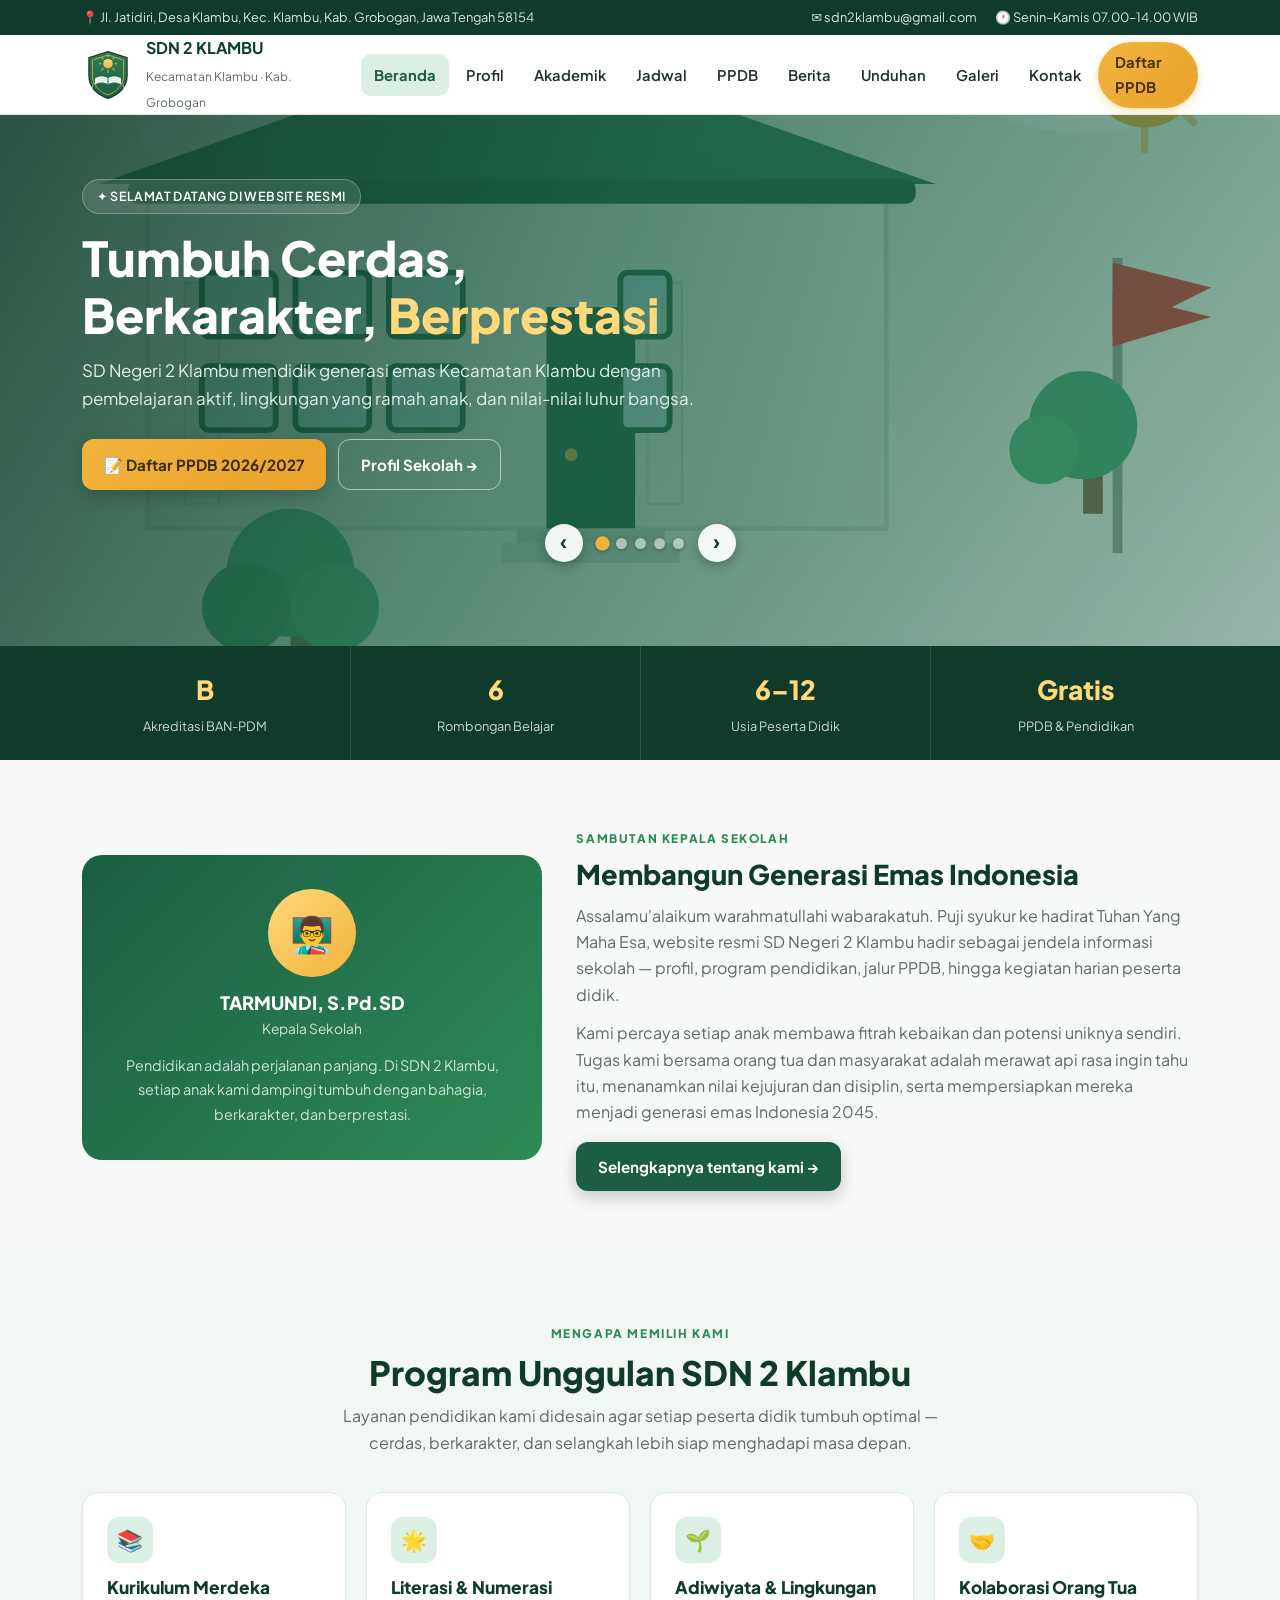
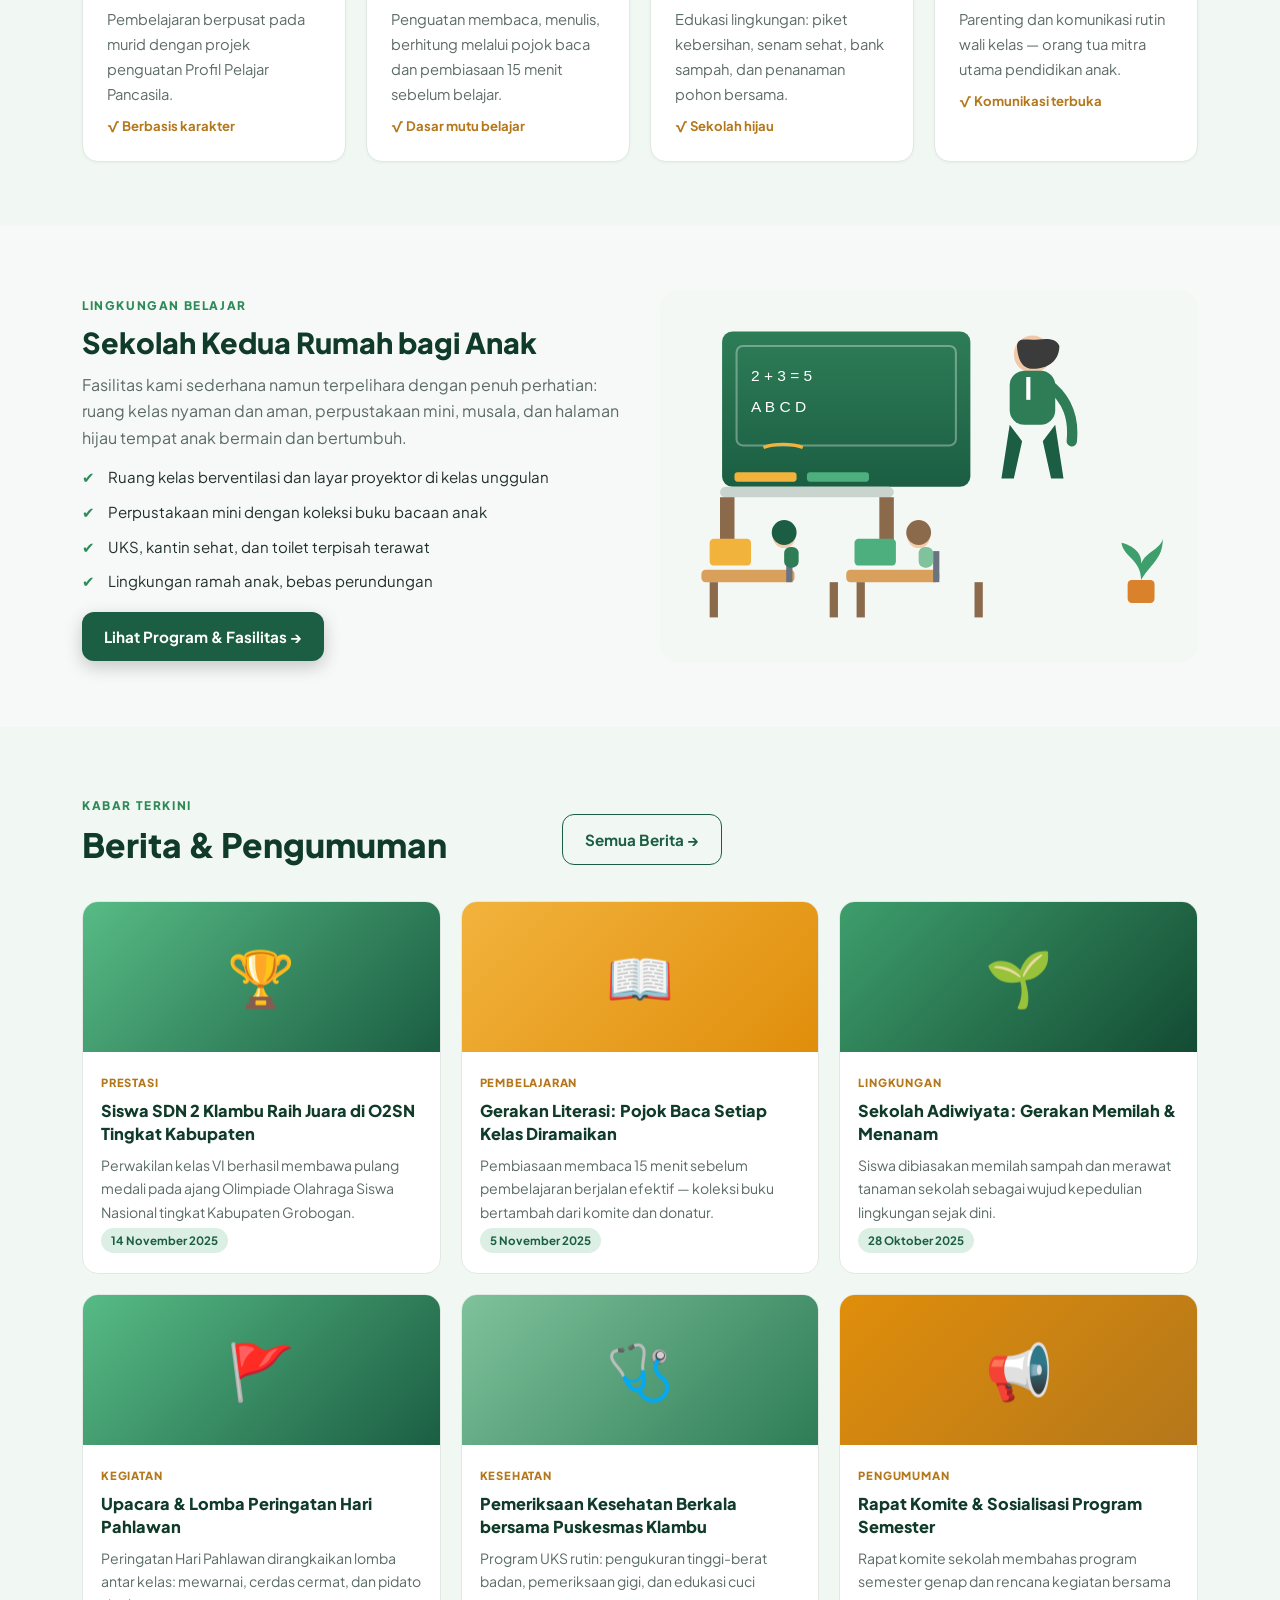
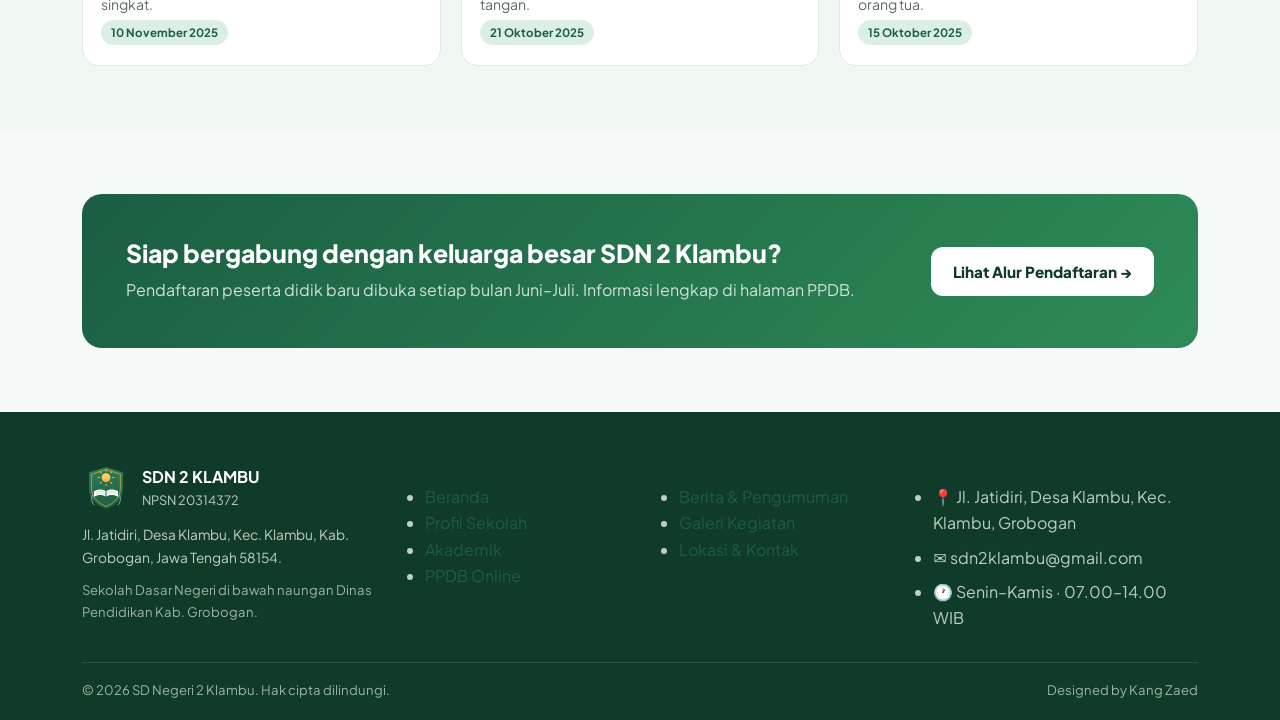
<file: index.html>
<!DOCTYPE html>
<html lang="id">
<head>
<meta charset="UTF-8">
<meta name="viewport" content="width=device-width, initial-scale=1.0">
<title>SDN 2 Klambu — Sekolah Dasar Negeri 2 Klambu, Kec. Klambu, Grobogan</title>
<meta name="description" content="Website resmi SD Negeri 2 Klambu, Kecamatan Klambu, Kabupaten Grobogan, Jawa Tengah. Terakreditasi B (NPSN 20314372). Profil, PPDB online, program unggulan, berita, dan galeri.">
<link rel="icon" type="image/svg+xml" href="assets/img/logo.svg">
<link rel="preconnect" href="https://fonts.googleapis.com">
<link rel="preconnect" href="https://fonts.gstatic.com" crossorigin>
<link href="https://fonts.googleapis.com/css2?family=Plus+Jakarta+Sans:ital,wght@0,400;0,500;0,600;0,700;0,800;1,400&display=swap" rel="stylesheet">
<link rel="stylesheet" href="css/style.css">
</head>
<body>

<!-- ===== Topbar ===== -->
<div class="topbar">
  <div class="container">
    <div class="tb-item">📍 Jl. Jatidiri, Desa Klambu, Kec. Klambu, Kab. Grobogan, Jawa Tengah 58154</div>
    <div class="tb-right" style="display:flex;gap:18px;flex-wrap:wrap">
      <span class="tb-item">✉ sdn2klambu@gmail.com</span>
      <span class="tb-item">🕐 Senin–Kamis 07.00–14.00 WIB</span>
    </div>
  </div>
</div>

<!-- ===== Navbar ===== -->
<header class="site" id="top">
  <div class="container nav-wrap">
    <a href="index.html" class="brand" style="display:flex;align-items:center;gap:12px;text-decoration:none">
      <img src="assets/img/logo.svg" alt="Logo SDN 2 Klambu" style="width:52px;height:52px">
      <span>
        <strong style="display:block;color:var(--hijau-900)">SDN 2 KLAMBU</strong>
        <span style="font-size:.75rem;color:var(--mute)">Kecamatan Klambu · Kab. Grobogan</span>
      </span>
    </a>
    <nav class="menu" aria-label="Navigasi utama">
      <a href="index.html" class="active">Beranda</a>
      <a href="profil.html">Profil</a>
      <a href="akademik.html">Akademik</a>
      <a href="jadwal.html">Jadwal</a>
      <a href="ppdb.html">PPDB</a>
      <a href="berita.html">Berita</a>
      <a href="unduhan.html">Unduhan</a>
      <a href="galeri.html">Galeri</a>
      <a href="kontak.html">Kontak</a>
      <a href="ppdb.html" class="btn-ppdb" style="padding:.55rem 1.1rem;border-radius:999px">Daftar PPDB</a>
    </nav>
    <button class="burger" aria-label="Buka menu" aria-expanded="false">
      <span></span><span></span><span></span>
    </button>
  </div>
</header>

<!-- ===== Hero ===== -->
<section class="hero" id="hero-slider">
  <div class="hs-bg" aria-hidden="true">
    <div class="hs-track">
      <img src="assets/img/hero-sekolah.svg" alt="">
      <img src="assets/img/slide-2.svg" alt="">
      <img src="assets/img/slide-3.svg" alt="">
      <img src="assets/img/slide-4.svg" alt="">
      <img src="assets/img/slide-5.svg" alt="">
    </div>
    <div class="hs-overlay"></div>
  </div>
  <div class="container hero-inner">
    <span class="kicker">✦ Selamat datang di website resmi</span>
    <h1>Tumbuh Cerdas,<br>Berkarakter, <em>Berprestasi</em></h1>
    <p class="lead">SD Negeri 2 Klambu mendidik generasi emas Kecamatan Klambu dengan pembelajaran aktif, lingkungan yang ramah anak, dan nilai-nilai luhur bangsa.</p>
    <div class="hero-cta">
      <a class="btn btn-gold" href="ppdb.html">📝 Daftar PPDB 2026/2027</a>
      <a class="btn btn-outline" href="profil.html">Profil Sekolah →</a>
    </div>
    <div class="hs-controls" aria-label="Kontrol slider">
      <button class="hs-arrow" id="hs-prev" type="button" aria-label="Slide sebelumnya">‹</button>
      <div class="hs-dots" id="hs-dots" role="tablist" aria-label="Pilih slide"></div>
      <button class="hs-arrow" id="hs-next" type="button" aria-label="Slide berikutnya">›</button>
    </div>
  </div>
</section>

<!-- ===== Statistik ===== -->
<section class="stats-band" aria-label="Statistik sekolah">
  <div class="container" style="padding:0">
    <div class="stats-grid" data-bind-container="statistik">
    </div>
  </div>
</section>

<!-- ===== Sambutan ===== -->
<section class="block">
  <div class="container">
    <div class="split-even">
      <div class="tint-deep" style="padding:34px;border-radius:20px;text-align:center">
        <div style="width:88px;height:88px;border-radius:50%;background:linear-gradient(135deg,#FFD97A,#F2B33D);margin:0 auto 14px;display:grid;place-items:center;font-size:2.2rem;overflow:hidden" data-bind-foto="kepsek">
          <img data-bind-img="kepsek.foto" alt="Foto Kepala Sekolah" style="width:100%;height:100%;object-fit:cover;display:none">
          <span class="foto-fallback">👨‍🏫</span>
        </div>
        <h3 style="color:#fff;font-size:1.15rem;margin-bottom:4px" data-bind="kepsek.nama">TARMUNDI, S.Pd.SD</h3>
        <p style="color:#CFE3DA;font-size:.86rem" data-bind="kepsek.jabatan">Kepala Sekolah</p>
        <p style="color:#CFE3DA;font-size:.9rem;margin-top:12px;line-height:1.7" data-bind="kepsek.kutipan">"Pendidikan adalah perjalanan panjang. Di SDN 2 Klambu, setiap anak kami dampingi tumbuh dengan bahagia, berkarakter, dan berprestasi."</p>
      </div>
      <div>
        <span class="eyebrow">Sambutan Kepala Sekolah</span>
        <h2 style="font-size:1.7rem;margin-bottom:12px">Membangun Generasi Emas Indonesia</h2>
        <p class="muted" style="margin-bottom:12px" data-bind="kepsek.sambutan1">Assalamu'alaikum warahmatullahi wabarakatuh. Puji syukur ke hadirat Tuhan Yang Maha Esa, website resmi SD Negeri 2 Klambu hadir sebagai jendela informasi sekolah — profil, program pendidikan, jalur PPDB, hingga kegiatan harian peserta didik.</p>
        <p class="muted" data-bind="kepsek.sambutan2">Kami percaya setiap anak membawa fitrah kebaikan dan potensi uniknya sendiri. Tugas kami bersama orang tua dan masyarakat adalah merawat api rasa ingin tahu itu, menanamkan nilai kejujuran dan disiplin, serta mempersiapkan mereka menjadi generasi emas Indonesia 2045.</p>
        <div style="margin-top:16px">
          <a class="btn btn-gold" href="profil.html" style="background:var(--hijau-800);color:#fff">Selengkapnya tentang kami →</a>
        </div>
      </div>
    </div>
  </div>
</section>

<!-- ===== Program Unggulan ===== -->
<section class="block" style="background:var(--hijau-50)">
  <div class="container">
    <div class="section-head center">
      <span class="eyebrow">Mengapa memilih kami</span>
      <h2>Program Unggulan SDN 2 Klambu</h2>
      <p>Layanan pendidikan kami didesain agar setiap peserta didik tumbuh optimal — cerdas, berkarakter, dan selangkah lebih siap menghadapi masa depan.</p>
    </div>
    <div class="grid grid-4" data-bind-container="program">
    </div>
    </div>
</section>

<!-- ===== Keunggulan / Fitur ===== -->
<section class="block">
  <div class="container">
    <div class="grid grid-2" style="gap:40px;align-items:center" data-responsive-2col>
      <div>
        <span class="eyebrow">Lingkungan Belajar</span>
        <h2 style="font-size:1.8rem;margin-bottom:12px">Sekolah Kedua Rumah bagi Anak</h2>
        <p class="muted" style="margin-bottom:14px">Fasilitas kami sederhana namun terpelihara dengan penuh perhatian: ruang kelas nyaman dan aman, perpustakaan mini, musala, dan halaman hijau tempat anak bermain dan bertumbuh.</p>
        <ul class="check-list">
          <li>Ruang kelas berventilasi dan layar proyektor di kelas unggulan</li>
          <li>Perpustakaan mini dengan koleksi buku bacaan anak</li>
          <li>UKS, kantin sehat, dan toilet terpisah terawat</li>
          <li>Lingkungan ramah anak, bebas perundungan</li>
        </ul>
        <div style="margin-top:18px">
          <a class="btn btn-gold" href="akademik.html" style="background:var(--hijau-800);color:#fff">Lihat Program &amp; Fasilitas →</a>
        </div>
      </div>
      <div>
        <img src="assets/img/kelas-belajar.svg" alt="Ilustrasi kegiatan belajar di kelas" style="border-radius:18px;width:100%">
      </div>
    </div>
  </div>
</section>

<!-- ===== Berita Terkini ===== -->
<section class="block" style="background:#F1F8F3">
  <div class="container">
    <div class="section-head" style="display:flex;align-items:end;justify-content:space-between;gap:16px;flex-wrap:wrap">
      <div>
        <span class="eyebrow">Kabar terkini</span>
        <h2 style="margin-bottom:0">Berita &amp; Pengumuman</h2>
      </div>
      <a href="berita.html" class="btn btn-outline" style="color:var(--hijau-800);border:1.6px solid var(--hijau-800)">Semua Berita →</a>
    </div>
    <div class="grid grid-3" style="margin-top:24px" data-bind-container="berita">
    </div>
  </div>
</section>

<!-- ===== CTA PPDB ===== -->
<section class="block">
  <div class="container">
    <div class="tint-deep" style="padding:44px;display:flex;justify-content:space-between;align-items:center;gap:22px;flex-wrap:wrap">
      <div>
        <h2 style="font-size:1.55rem;margin-bottom:8px">Siap bergabung dengan keluarga besar SDN 2 Klambu?</h2>
        <p style="color:#CFE3DA">Pendaftaran peserta didik baru dibuka setiap bulan Juni–Juli. Informasi lengkap di halaman PPDB.</p>
      </div>
      <a href="ppdb.html" class="btn" style="background:#fff;color:var(--hijau-900);font-weight:800">Lihat Alur Pendaftaran →</a>
    </div>
  </div>
</section>

<!-- ===== Footer ===== -->
<footer class="site">
  <div class="container">
    <div class="foot-grid">
      <div>
        <div style="display:flex;gap:12px;align-items:center;margin-bottom:12px">
          <img src="assets/img/logo.svg" alt="Logo" style="width:48px;height:48px;border-radius:10px">
          <div>
            <strong style="color:#fff">SDN 2 KLAMBU</strong>
            <div style="font-size:.8rem;color:#BFCFC8">NPSN 20314372</div>
          </div>
        </div>
        <p style="font-size:.86rem;color:#BFCFC8">Jl. Jatidiri, Desa Klambu, Kec. Klambu, Kab. Grobogan, Jawa Tengah 58154.</p>
        <p style="font-size:.82rem;color:#9DB3A9;margin-top:10px">Sekolah Dasar Negeri di bawah naungan Dinas Pendidikan Kab. Grobogan.</p>
      </div>
      <div>
        <h4>Tautan</h4>
        <ul>
          <li><a href="index.html">Beranda</a></li>
          <li><a href="profil.html">Profil Sekolah</a></li>
          <li><a href="akademik.html">Akademik</a></li>
          <li><a href="ppdb.html">PPDB Online</a></li>
        </ul>
      </div>
      <div>
        <h4>Informasi</h4>
        <ul>
          <li><a href="berita.html">Berita &amp; Pengumuman</a></li>
          <li><a href="galeri.html">Galeri Kegiatan</a></li>
          <li><a href="kontak.html">Lokasi &amp; Kontak</a></li>
        </ul>
      </div>
      <div>
        <h4>Kontak</h4>
        <ul style="display:grid;gap:8px">
          <li>📍 Jl. Jatidiri, Desa Klambu, Kec. Klambu, Grobogan</li>
          <li>✉ sdn2klambu@gmail.com</li>
          <li>🕐 Senin–Kamis · 07.00–14.00 WIB</li>
        </ul>
      </div>
    </div>
    <div class="foot-bottom">
      <span>© <span id="year">2025</span> SD Negeri 2 Klambu. Hak cipta dilindungi.</span>
      <span>Designed by Kang Zaed</span>
    </div>
  </div>
</footer>

<script src="js/main.js"></script>
<script src="js/konten-publik.js"></script>
</body>
</html>
</file>
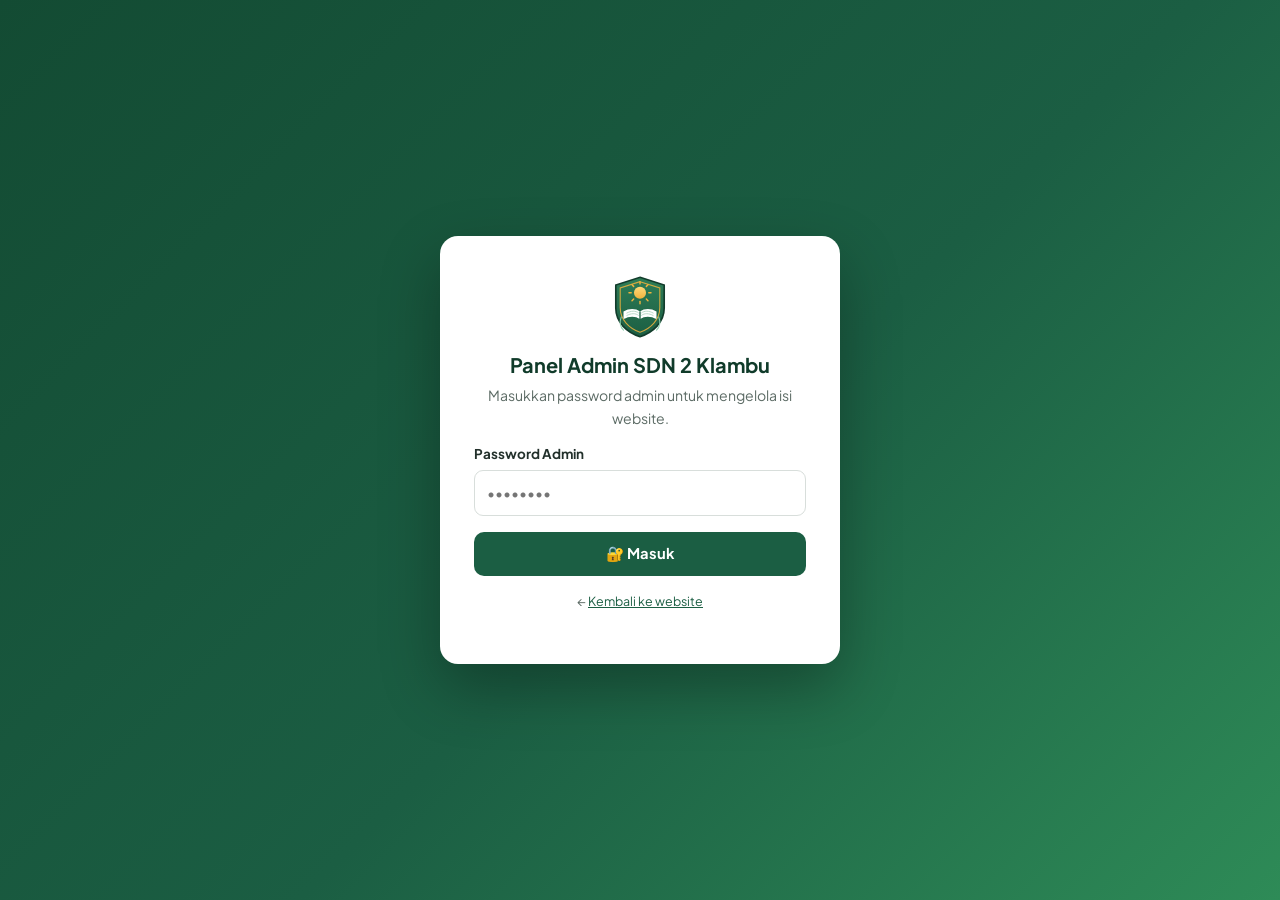
<file: admin.html>
<!DOCTYPE html>
<html lang="id">
<head>
<meta charset="UTF-8">
<meta name="viewport" content="width=device-width, initial-scale=1.0">
<title>Panel Admin — SDN 2 Klambu</title>
<meta name="robots" content="noindex,nofollow">
<link rel="icon" type="image/svg+xml" href="assets/img/logo.svg">
<link href="https://fonts.googleapis.com/css2?family=Plus+Jakarta+Sans:wght@400;500;600;700;800&display=swap" rel="stylesheet">
<style>
:root{
  --hijau-900:#103B2A;--hijau-800:#1B5E43;--hijau-700:#257A54;--hijau-100:#DCEFE4;--hijau-50:#F1F8F3;
  --emas-500:#F2B33D;--ink:#22302B;--mute:#5C6B65;--line:#E2E9E5;--bg:#F6F9F7;--merah:#B42318;
}
*{margin:0;padding:0;box-sizing:border-box}
body{font-family:'Plus Jakarta Sans',system-ui,sans-serif;background:var(--bg);color:var(--ink);line-height:1.6;font-size:15px}
.container{max-width:1080px;margin:0 auto;padding:0 20px}
h1,h2,h3{color:var(--hijau-900);line-height:1.3}
button{font:inherit;cursor:pointer}
input,select,textarea{width:100%;padding:10px 12px;border:1.6px solid #D8DEDB;border-radius:9px;font:inherit;font-size:.94rem;background:#fff}
input:focus,select:focus,textarea:focus{outline:0;border-color:var(--hijau-700);box-shadow:0 0 0 3px rgba(46,139,87,.15)}
label{font-size:.84rem;font-weight:700;display:block;margin:12px 0 5px}

/* login */
#login-wrap{min-height:100vh;display:grid;place-items:center;background:linear-gradient(135deg,#134B33,#1B5E43 55%,#2E8B57);padding:20px}
.login-box{background:#fff;border-radius:18px;padding:38px 34px;width:100%;max-width:400px;box-shadow:0 24px 60px rgba(0,0,0,.3)}
.login-box img{width:66px;height:66px;margin:0 auto 12px;display:block}
.login-box h1{text-align:center;font-size:1.25rem}
.login-box p{text-align:center;color:var(--mute);font-size:.88rem;margin:6px 0 14px}

/* app */
#app{display:none;padding-bottom:60px}
.topbar{background:var(--hijau-900);color:#D9E7E0;padding:12px 0}
.topbar .container{display:flex;justify-content:space-between;align-items:center;gap:12px;flex-wrap:wrap}
.topbar b{color:#fff}
.btn-keluar{background:rgba(255,255,255,.12);color:#fff;border:1px solid rgba(255,255,255,.3);padding:7px 14px;border-radius:9px;font-weight:700;font-size:.84rem}
.tabs{display:flex;gap:6px;flex-wrap:wrap;margin:20px 0;position:sticky;top:0;background:var(--bg);padding:10px 0;z-index:5}
.tabs button{border:1.6px solid var(--line);background:#fff;padding:8px 15px;border-radius:999px;font-weight:700;font-size:.85rem;color:var(--ink)}
.tabs button.active{background:var(--hijau-800);color:#fff;border-color:var(--hijau-800)}
.panel{display:none}
.panel.active{display:block}
.card{background:#fff;border:1px solid var(--line);border-radius:14px;padding:22px;margin-bottom:18px}
.card h3{margin-bottom:4px;font-size:1.05rem}
.card .desc{color:var(--mute);font-size:.85rem;margin-bottom:10px}
.grid2{display:grid;grid-template-columns:1fr 1fr;gap:14px}
.grid3{display:grid;grid-template-columns:1fr 1fr 1fr;gap:14px}
.btn{display:inline-flex;align-items:center;gap:7px;padding:10px 18px;border-radius:10px;font-weight:700;border:0;font-size:.92rem}
.btn-utama{background:var(--hijau-800);color:#fff}
.btn-utama:hover{background:var(--hijau-700)}
.btn-emas{background:var(--emas-500);color:#3A2A05}
.btn-bahaya{background:#FDECEC;color:var(--merah);border:1px solid #F5C6C2}
.btn-kecil{padding:6px 12px;font-size:.8rem;border-radius:8px}
.simpan-bar{
  position:fixed;bottom:0;left:0;right:0;background:#fff;border-top:1px solid var(--line);
  padding:12px 0;box-shadow:0 -6px 22px rgba(0,0,0,.08);z-index:20;
}
.simpan-bar .container{display:flex;justify-content:space-between;align-items:center;gap:12px;flex-wrap:wrap}
.simpan-bar .info{font-size:.86rem;color:var(--mute)}
.status{padding:5px 12px;border-radius:999px;font-size:.76rem;font-weight:800;display:inline-block}
.st-antrian{background:var(--hijau-100);color:var(--hijau-800)}
.st-terima{background:#E5F5EC;color:#1B7A43}
.st-tolak{background:#FDECEC;color:var(--merah)}
/* foto upload */
.foto-row{display:flex;gap:14px;align-items:center;margin-top:10px}
.foto-prev{width:78px;height:78px;border-radius:50%;background:var(--hijau-100);display:grid;place-items:center;overflow:hidden;font-weight:800;color:var(--hijau-800);flex:none;font-size:1.3rem}
.foto-prev img{width:100%;height:100%;object-fit:cover}
/* item list */
.item-row{border:1px solid var(--line);border-radius:12px;padding:16px;margin-bottom:12px;background:#fff}
.item-row .head{display:flex;justify-content:space-between;gap:10px;align-items:center;flex-wrap:wrap}
.item-row .head b{font-size:.95rem}
/* switch */
.sw{position:relative;display:inline-flex;align-items:center;gap:10px;cursor:pointer;user-select:none}
.sw input{position:absolute;opacity:0;width:0;height:0}
.sw .track{width:46px;height:26px;background:#C9D4CF;border-radius:99px;position:relative;transition:.2s;flex:none}
.sw .track::after{content:"";position:absolute;top:3px;left:3px;width:20px;height:20px;background:#fff;border-radius:50%;transition:.2s;box-shadow:0 1px 4px rgba(0,0,0,.25)}
.sw input:checked + .track{background:#2E8B57}
.sw input:checked + .track::after{transform:translateX(20px)}
.sw span.lbl{font-weight:700;font-size:.92rem}
.toast{position:fixed;top:18px;right:18px;background:var(--hijau-800);color:#fff;padding:13px 20px;border-radius:12px;font-weight:700;font-size:.9rem;box-shadow:0 12px 30px rgba(0,0,0,.25);display:none;z-index:50;max-width:340px}
.toast.err{background:var(--merah)}
@media(max-width:720px){.grid2,.grid3{grid-template-columns:1fr}}
@media(max-width:840px){
  .tabs{gap:5px}
  .tabs button{padding:7px 11px;font-size:.78rem}
  .card{padding:18px 16px}
  .simpan-bar{position:static;box-shadow:none}
  .simpan-bar .container{flex-direction:column;align-items:stretch;gap:10px}
}
@media(max-width:480px){
  .login-box{padding:28px 22px}
  .topbar .container{justify-content:center;text-align:center}
}
/* sentuhan nyaman di HP */
@media (hover:none) and (pointer:coarse){
  input,select,textarea,button{min-height:44px}
  .tabs button{min-height:38px}
  .foto-prev{width:64px;height:64px}
}
/* cetak */
@media print{
  body *{visibility:hidden}
  #print-area, #print-area *{visibility:visible}
  #print-area{position:absolute;top:0;left:0;width:100%}
}
</style>
</head>
<body>

<!-- ================= LOGIN ================= -->
<div id="login-wrap">
  <div class="login-box">
    <img src="assets/img/logo.svg" alt="Logo">
    <h1>Panel Admin SDN 2 Klambu</h1>
    <p>Masukkan password admin untuk mengelola isi website.</p>
    <form id="form-login">
      <label for="pwd">Password Admin</label>
      <input type="password" id="pwd" autocomplete="current-password" required placeholder="••••••••">
      <button class="btn btn-utama" style="width:100%;justify-content:center;margin-top:16px" type="submit">🔐 Masuk</button>
      <p id="login-err" style="color:var(--merah);display:none;font-size:.86rem;margin-top:10px"></p>
    </form>
    <p style="font-size:.78rem;color:var(--mute);margin-top:16px">← <a href="index.html" style="color:var(--hijau-800)">Kembali ke website</a></p>
  </div>
</div>

<!-- ================= APP ================= -->
<div id="app">
  <div class="topbar">
    <div class="container">
      <span><b>Panel Admin</b> · SDN 2 Klambu</span>
      <button class="btn-keluar" id="btn-keluar">Keluar</button>
    </div>
  </div>

  <div class="container">
    <div class="tabs" id="tabs">
      <button data-tab="ppdb" class="active">📥 Pendaftar PPDB</button>
      <button data-tab="kepsek">👨‍🏫 Kepala Sekolah</button>
      <button data-tab="guru">👥 Guru &amp; Staf</button>
      <button data-tab="visimisi">🎯 Visi Misi &amp; Profil</button>
      <button data-tab="program">📚 Program</button>
      <button data-tab="ekskul">⚽ Ekstrakurikuler</button>
      <button data-tab="berita">📰 Berita</button>
      <button data-tab="galeri">🖼️ Galeri</button>
      <button data-tab="jadwal">🗓️ Jadwal &amp; Kalender</button>
      <button data-tab="unduhan">📎 Unduhan</button>
      <button data-tab="pengaturan">⚙️ Pengaturan</button>
    </div>

    <!-- ===== PPDB ===== -->
    <div class="panel active" data-panel="ppdb">
      <div class="card">
        <h3>Pendaftar PPDB</h3>
        <p class="desc">Data orang tua yang mendaftar lewat website. Klik status untuk mengubahnya (Diterima / Ditolak / Menunggu).</p>
        <div style="display:flex;gap:10px;margin:12px 0;flex-wrap:wrap">
          <button class="btn btn-kecil btn-utama" id="ppdb-refresh">↻ Muat Ulang</button>
          <button class="btn btn-kecil btn-emas" id="ppdb-unduh">⬇ Unduh CSV</button>
        </div>
        <div id="ppdb-list"></div>
      </div>
    </div>

    <!-- ===== Kepsek ===== -->
    <div class="panel" data-panel="kepsek">
      <div class="card">
        <h3>Foto &amp; Sambutan Kepala Sekolah</h3>
        <p class="desc">Foto tampil di Sambutan (beranda) &amp; profil. Format JPG/PNG, disarankan foto persegi.</p>
        <div class="foto-row">
          <div class="foto-prev" id="kepsek-prev">👨‍🏫</div>
          <div>
            <input type="file" id="kepsek-foto" accept="image/*" style="max-width:260px">
            <p style="font-size:.78rem;color:var(--mute);margin-top:6px">Klik "Pilih Foto" lalu tekan Simpan di bawah.</p>
          </div>
        </div>
        <label>Nama Kepala Sekolah</label>
        <input type="text" id="kepsek-nama">
        <label>Jabatan</label>
        <input type="text" id="kepsek-jabatan">
        <label>Kutipan (tampil di kartu beranda)</label>
        <textarea id="kepsek-kutipan" rows="2"></textarea>
        <label>Sambutan Paragraf 1</label>
        <textarea id="kepsek-s1" rows="3"></textarea>
        <label>Sambutan Paragraf 2</label>
        <textarea id="kepsek-s2" rows="3"></textarea>
      </div>
    </div>

    <!-- ===== Guru ===== -->
    <div class="panel" data-panel="guru">
      <div class="card">
        <h3>Guru &amp; Tenaga Kependidikan</h3>
        <p class="desc">Ubah nama guru, unggah foto (klik kotak foto), tambah/hapus baris.</p>
        <div id="guru-list"></div>
        <button class="btn btn-kecil btn-emas" id="guru-tambah">+ Tambah Guru</button>
      </div>
    </div>

    <!-- ===== Visi Misi ===== -->
    <div class="panel" data-panel="visimisi">
      <div class="card">
        <h3>Visi</h3>
        <textarea id="visi" rows="3"></textarea>
        <h3 style="margin-top:18px">Misi (satu baris = satu misi)</h3>
        <textarea id="misi" rows="6"></textarea>
      </div>
      <div class="card">
        <h3>Tentang Sekolah (2 paragraf)</h3>
        <textarea id="profil-0" rows="4" placeholder="Paragraf 1"></textarea>
        <textarea id="profil-1" rows="4" placeholder="Paragraf 2" style="margin-top:10px"></textarea>
        <h3 style="margin-top:18px">Sejarah Singkat</h3>
        <textarea id="sejarah" rows="4"></textarea>
      </div>
    </div>

    <!-- ===== Program ===== -->
    <div class="panel" data-panel="program">
      <div class="card">
        <h3>Program Unggulan</h3>
        <p class="desc">Kartu di beranda. Unggah foto (opsional) — jika kosong, ikon emoji yang tampil.</p>
        <div id="program-list"></div>
        <button class="btn btn-kecil btn-emas" id="program-tambah">+ Tambah Program</button>
      </div>
    </div>

    <!-- ===== Ekskul ===== -->
    <div class="panel" data-panel="ekskul">
      <div class="card">
        <h3>Ekstrakurikuler</h3>
        <div id="ekskul-list"></div>
        <button class="btn btn-kecil btn-emas" id="ekskul-tambah">+ Tambah Ekskul</button>
      </div>
    </div>

    <!-- ===== Berita ===== -->
    <div class="panel" data-panel="berita">
      <div class="card">
        <h3>Berita &amp; Pengumuman</h3>
        <div id="berita-list"></div>
        <button class="btn btn-kecil btn-emas" id="berita-tambah">+ Tulis Berita</button>
      </div>
    </div>

    <!-- ===== Galeri ===== -->
    <div class="panel" data-panel="galeri">
      <div class="card">
        <h3>Galeri Foto</h3>
        <p class="desc">Foto bisa diklik pengunjung untuk memperbesar. Unggah foto asli agar galeri tampil maksimal.</p>
        <div id="galeri-list"></div>
        <button class="btn btn-kecil btn-emas" id="galeri-tambah">+ Tambah Foto</button>
      </div>
    </div>

    <!-- ===== Jadwal ===== -->
    <div class="panel" data-panel="jadwal">
      <div class="card">
        <h3>Tahun Pelajaran</h3>
        <input type="text" id="tahun-pelajaran" placeholder="cth: 2025/2026">
      </div>
      <div class="card">
        <h3>Kalender Sekolah</h3>
        <p class="desc">Tabel kegiatan penting di halaman Jadwal. Satu baris = satu kegiatan (format: Tanggal | Kegiatan).</p>
        <textarea id="kalender-sekolah" rows="8" placeholder="14 Juli 2025 | Awal masuk semester 1 & MPLS"></textarea>
      </div>
      <div class="card">
        <h3>Jadwal Pelajaran Kelas 1–6</h3>
        <p class="desc">Format tiap baris: <b>Hari | Jam | Mata Pelajaran</b></p>
        <div id="jadwal-list"></div>
      </div>
    </div>

    <!-- ===== Unduhan ===== -->
    <div class="panel" data-panel="unduhan">
      <div class="card">
        <h3>Berkas Unduhan</h3>
        <p class="desc">Tempel link berkas (bisa dari Google Drive: izinkan "siapa saja dengan link", lalu tempel tautannya).</p>
        <div id="unduhan-list"></div>
        <button class="btn btn-kecil btn-emas" id="unduhan-tambah">+ Tambah Berkas</button>
      </div>
    </div>

    <!-- ===== Pengaturan ===== -->
    <div class="panel" data-panel="pengaturan">
      <div class="card">
        <h3>Pendaftaran (PPDB)</h3>
        <label class="sw" style="margin:8px 0">
          <input type="checkbox" id="set-ppdb-aktif">
          <span class="track"></span>
          <span class="lbl">Buka Pendaftaran (ON = formulir tampil)</span>
        </label>
      </div>
      <div class="card">
        <h3>Tombol WhatsApp</h3>
        <label class="sw" style="margin:8px 0">
          <input type="checkbox" id="set-wa-aktif">
          <span class="track"></span>
          <span class="lbl">Tampilkan Tombol WhatsApp</span>
        </label>
        <label>Nomor WhatsApp (format 62…)</label>
        <input type="text" id="set-wa-nomor" placeholder="cth: 6281234567890">
        <label>Pesan otomatis</label>
        <textarea id="set-wa-teks" rows="2"></textarea>
      </div>
      <div class="card">
        <h3>Kontak Sekolah</h3>
        <label>Alamat</label>
        <textarea id="set-kontak-alamat" rows="2"></textarea>
        <label>Email</label>
        <input type="text" id="set-kontak-email">
        <label>Jam layanan</label>
        <input type="text" id="set-kontak-jam">
      </div>
    </div>
  </div>

  <!-- bar simpan -->
  <div class="simpan-bar">
    <div class="container">
      <span class="info" id="save-info">Perubahan tersimpan di peramban sampai Anda menekan Simpan.</span>
      <span style="display:flex;gap:10px">
        <button class="btn btn-bahaya" id="btn-batal">Batal</button>
        <button class="btn btn-utama" id="btn-simpan">💾 Simpan &amp; Terbitkan</button>
      </span>
    </div>
  </div>
</div>

<div class="toast" id="toast"></div>

<script>
// ============================================================
// Panel Admin SDN 2 Klambu
// Data konten dimuat dari /api/konten (produksi) atau data/konten.json (lokal)
// ============================================================
const isLocal = ["127.0.0.1","localhost"].includes(location.hostname);
const API = "/api/konten";
let DATA = null;
let PWD = sessionStorage.getItem("adm-pwd") || "";

function apiFetch(url, opts = {}) {
  return fetch(url, { ...opts, headers: { "Content-Type": "application/json", "X-Admin-Password": PWD, ...(opts.headers||{}) } });
}

function toast(msg, err = false) {
  const t = document.getElementById("toast");
  t.textContent = msg;
  t.className = "toast" + (err ? " err" : "");
  t.style.display = "block";
  clearTimeout(t._t);
  t._t = setTimeout(() => t.style.display = "none", 3200);
}

// ---------- LOGIN ----------
if (PWD) cobaLogin(true);
document.getElementById("form-login").addEventListener("submit", e => {
  e.preventDefault();
  PWD = document.getElementById("pwd").value;
  cobaLogin(false);
});

async function cobaLogin(otomatis) {
  try {
    const r = await apiFetch(API);
    if (r.ok) {
      DATA = await r.json();
      masuk();
    } else if (otomatis) {
      PWD = "";
    } else {
      const j = await r.json().catch(() => ({}));
      const err = document.getElementById("login-err");
      err.style.display = "block";
      err.textContent = j.error || "Password salah.";
    }
  } catch {
    // mode lokal: tanpa API — langsung pakai file JSON
    const r = await fetch("data/konten.json");
    DATA = await r.json();
    masuk();
  }
}

function masuk() {
  sessionStorage.setItem("adm-pwd", PWD);
  document.getElementById("login-wrap").style.display = "none";
  document.getElementById("app").style.display = "block";
  isiForm();
  // dukung deep-link tabs: admin.html#kepsek / #guru / #galeri / #berita / #ppdb dll.
  const hash = (location.hash || "").replace("#", "");
  if (hash) {
    const btn = document.querySelector(`#tabs button[data-tab="${hash}"]`);
    if (btn) btn.click();
  }
}

function bukaTab(nama) {
  // dibuka dari halaman publik (konteks storage sama) langsung pindah tab
  const btn = document.querySelector(`#tabs button[data-tab="${nama}"]`);
  if (btn && document.getElementById("app").style.display !== "none") btn.click();
}

window.addEventListener("storage", e => {
  if (e.key === "adm-buka-tab" && e.newValue) bukaTab(e.newValue);
});

document.getElementById("btn-keluar").addEventListener("click", () => {
  sessionStorage.removeItem("adm-pwd");
  location.reload();
});

// ---------- TABS ----------
document.querySelectorAll("#tabs button").forEach(b => b.addEventListener("click", () => {
  document.querySelectorAll("#tabs button").forEach(x => x.classList.remove("active"));
  document.querySelectorAll(".panel").forEach(x => x.classList.remove("active"));
  b.classList.add("active");
  document.querySelector(`[data-panel="${b.dataset.tab}"]`).classList.add("active");
}));

// ---------- helper ----------
function val(sel, v) { const e = document.querySelector(sel); if (e && v !== undefined) e.value = v; return e ? e.value : ""; }
function esc(s) { const d = document.createElement("div"); d.textContent = s ?? ""; return d.innerHTML; }

async function uploadFoto(file) {
  const dataUrl = await new Promise((ok, no) => {
    const r = new FileReader();
    r.onload = () => ok(r.result);
    r.onerror = no;
    r.readAsDataURL(file);
  });
  if (dataUrl.length > 6_000_000) throw new Error("Foto terlalu besar (maks ±3MB). Kompres dulu.");
  if (isLocal) return dataUrl; // lokal: preview saja
  const r = await apiFetch(API + "?act=upload", { method: "POST", body: JSON.stringify({ name: file.name, dataUrl }) });
  const j = await r.json();
  if (!r.ok) throw new Error(j.error || "Upload gagal.");
  return j.url;
}

function barisFoto(inputId, url, onChange) {
  return { inputId, url, onChange };
}

// ================= ISI FORM =================
function isiForm() {
  val("#visi", DATA.visi);
  val("#misi", (DATA.misi || []).join("\n"));
  val("#profil-0", (DATA.profilTeks || [])[0] || "");
  val("#profil-1", (DATA.profilTeks || [])[1] || "");
  val("#sejarah", DATA.sejarah);
  val("#kepsek-nama", DATA.kepsek?.nama);
  val("#kepsek-jabatan", DATA.kepsek?.jabatan);
  val("#kepsek-kutipan", DATA.kepsek?.kutipan);
  val("#kepsek-s1", DATA.kepsek?.sambutan1);
  val("#kepsek-s2", DATA.kepsek?.sambutan2);
  setFotoPrev("kepsek-prev", DATA.kepsek?.foto);
  val("#tahun-pelajaran", DATA.pengaturan?.tahunPelajaran);
  val("#kalender-sekolah", (DATA.kalenderSekolah || []).map(k => `${k.tanggal} | ${k.kegiatan}`).join("\n"));
  // pengaturan
  document.querySelector("#set-ppdb-aktif").checked = DATA.pengaturan?.ppdbAktif !== false;
  document.querySelector("#set-wa-aktif").checked = !!DATA.pengaturan?.waAktif;
  val("#set-wa-nomor", DATA.pengaturan?.waNomor || "");
  val("#set-wa-teks", DATA.pengaturan?.waTeks || "");
  val("#set-kontak-alamat", DATA.kontak?.alamat);
  val("#set-kontak-email", DATA.kontak?.email);
  val("#set-kontak-jam", DATA.kontak?.jam);
  renderGuru(); renderProgram(); renderEkskul(); renderBerita(); renderGaleri(); renderUnduhan(); renderJadwal();
  muatPendaftar();
}

function setFotoPrev(id, foto, inisial) {
  const p = document.getElementById(id);
  if (!p) return;
  p.innerHTML = foto ? `<img src="${esc(foto)}" alt="foto">` : (inisial || "📷");
}

// ================= RENDER DAFTAR ITEM =================
function fotoBox(id, foto, inisial) {
  return `<div class="foto-prev" id="${id}" style="cursor:pointer" onclick="document.getElementById('file-${id}').click()">${foto ? `<img src="${esc(foto)}">` : (inisial || "📷")}</div>
  <input type="file" id="file-${id}" accept="image/*" style="display:none" data-prev="${id}">`;
}

// ---------- GURU ----------
function renderGuru() {
  const wrap = document.getElementById("guru-list");
  wrap.replaceChildren();
  (DATA.guru || []).forEach((g, i) => {
    const row = document.createElement("div");
    row.className = "item-row";
    row.innerHTML = `
      <div style="display:flex;gap:14px;align-items:flex-start;flex-wrap:wrap">
        ${fotoBox("guru-" + i, g.foto, g.inisial)}
        <div style="flex:1;min-width:200px">
          <label style="margin-top:0">Nama</label>
          <input type="text" data-f="nama" value="${esc(g.nama)}">
          <label>Peran</label>
          <input type="text" data-f="peran" value="${esc(g.peran)}">
          <label>Inisial (jika tanpa foto)</label>
          <input type="text" data-f="inisial" value="${esc(g.inisial)}" maxlength="4">
        </div>
        <button class="btn btn-kecil btn-bahaya" data-del="${i}">Hapus</button>
      </div>`;
    wrap.append(row);
    row.querySelector(`#file-guru-${i}`).addEventListener("change", async e => {
      try {
        const url = await uploadFoto(e.target.files[0]);
        g.foto = url;
        setFotoPrev("guru-" + i, url);
        toast("Foto siap — jangan lupa Simpan & Terbitkan.");
      } catch (err) { toast(err.message, true); }
    });
    row.querySelectorAll("[data-f]").forEach(inp => inp.addEventListener("input", () => { g[inp.dataset.f] = inp.value; }));
    row.querySelector("[data-del]").addEventListener("click", () => { DATA.guru.splice(i, 1); renderGuru(); });
  });
}
document.getElementById("guru-tambah").addEventListener("click", () => {
  DATA.guru.push({ nama: "Guru Baru", peran: "Wali Kelas", inisial: "G", foto: "" });
  renderGuru();
});

// ---------- PROGRAM ----------
function renderProgram() {
  const wrap = document.getElementById("program-list");
  wrap.replaceChildren();
  (DATA.program || []).forEach((p, i) => {
    const row = document.createElement("div");
    row.className = "item-row";
    row.innerHTML = `
      <div style="display:flex;gap:14px;align-items:flex-start;flex-wrap:wrap">
        ${fotoBox("prog-" + i, p.foto, p.ikon || "★")}
        <div style="flex:1;min-width:200px">
          <label style="margin-top:0">Ikon emoji</label>
          <input type="text" data-f="ikon" value="${esc(p.ikon)}" maxlength="4">
          <label>Judul</label>
          <input type="text" data-f="judul" value="${esc(p.judul)}">
          <label>Teks</label>
          <textarea data-f="teks" rows="2">${esc(p.teks)}</textarea>
          <label>Tanda (cth: √ Berbasis karakter)</label>
          <input type="text" data-f="tanda" value="${esc(p.tanda)}">
        </div>
        <button class="btn btn-kecil btn-bahaya" data-del="${i}">Hapus</button>
      </div>`;
    wrap.append(row);
    row.querySelector(`#file-prog-${i}`).addEventListener("change", async e => {
      try {
        const url = await uploadFoto(e.target.files[0]);
        p.foto = url;
        setFotoPrev("prog-" + i, url);
        toast("Foto siap — jangan lupa Simpan & Terbitkan.");
      } catch (err) { toast(err.message, true); }
    });
    row.querySelectorAll("[data-f]").forEach(inp => inp.addEventListener("input", () => { p[inp.dataset.f] = inp.value; }));
    row.querySelector("[data-del]").addEventListener("click", () => { DATA.program.splice(i, 1); renderProgram(); });
  });
}
document.getElementById("program-tambah").addEventListener("click", () => {
  DATA.program.push({ ikon: "⭐", judul: "Program Baru", teks: "Deskripsi program.", tanda: "", foto: "" });
  renderProgram();
});

// ---------- EKSKUL ----------
function renderEkskul() {
  const wrap = document.getElementById("ekskul-list");
  wrap.replaceChildren();
  (DATA.ekskul || []).forEach((x, i) => {
    const row = document.createElement("div");
    row.className = "item-row";
    row.innerHTML = `
      <div style="display:flex;gap:14px;align-items:flex-start;flex-wrap:wrap">
        ${fotoBox("eks-" + i, x.foto, x.ikon || "★")}
        <div style="flex:1;min-width:200px">
          <label style="margin-top:0">Ikon emoji</label>
          <input type="text" data-f="ikon" value="${esc(x.ikon)}" maxlength="4">
          <label>Judul</label>
          <input type="text" data-f="judul" value="${esc(x.judul)}">
          <label>Teks</label>
          <textarea data-f="teks" rows="2">${esc(x.teks)}</textarea>
        </div>
        <button class="btn btn-kecil btn-bahaya" data-del="${i}">Hapus</button>
      </div>`;
    wrap.append(row);
    row.querySelector(`#file-eks-${i}`).addEventListener("change", async e => {
      try {
        const url = await uploadFoto(e.target.files[0]);
        x.foto = url;
        setFotoPrev("eks-" + i, url);
        toast("Foto siap — jangan lupa Simpan & Terbitkan.");
      } catch (err) { toast(err.message, true); }
    });
    row.querySelectorAll("[data-f]").forEach(inp => inp.addEventListener("input", () => { x[inp.dataset.f] = inp.value; }));
    row.querySelector("[data-del]").addEventListener("click", () => { DATA.ekskul.splice(i, 1); renderEkskul(); });
  });
}
document.getElementById("ekskul-tambah").addEventListener("click", () => {
  DATA.ekskul.push({ ikon: "⭐", judul: "Ekskul Baru", teks: "Deskripsi kegiatan.", foto: "" });
  renderEkskul();
});

// ---------- BERITA ----------
function renderBerita() {
  const wrap = document.getElementById("berita-list");
  wrap.replaceChildren();
  (DATA.berita || []).forEach((b, i) => {
    const row = document.createElement("div");
    row.className = "item-row";
    row.innerHTML = `
      <div class="head">
        <b>${esc(b.judul) || "(tanpa judul)"}</b>
        <button class="btn btn-kecil btn-bahaya" data-del="${i}">Hapus</button>
      </div>
      <div class="grid2">
        <div>
          <label>Judul</label>
          <input type="text" data-f="judul" value="${esc(b.judul)}">
          <label>Kategori</label>
          <input type="text" data-f="kategori" value="${esc(b.kategori)}">
          <label>Tanggal</label>
          <input type="date" data-f="tanggal" value="${esc(b.tanggal)}">
        </div>
        <div>
          <label>Ikon emoji</label>
          <input type="text" data-f="emoji" value="${esc(b.emoji)}" maxlength="4">
          <label>Isi</label>
          <textarea data-f="isi" rows="4">${esc(b.isi)}</textarea>
        </div>
      </div>
      <div style="display:flex;gap:14px;align-items:center;margin-top:10px">
        ${fotoBox("brt-" + i, b.foto, b.emoji)}
        <p style="font-size:.78rem;color:var(--mute)">Foto berita (opsional)</p>
      </div>`;
    wrap.append(row);
    row.querySelector(`#file-brt-${i}`).addEventListener("change", async e => {
      try {
        const url = await uploadFoto(e.target.files[0]);
        b.foto = url;
        setFotoPrev("brt-" + i, url);
        toast("Foto siap — jangan lupa Simpan & Terbitkan.");
      } catch (err) { toast(err.message, true); }
    });
    row.querySelectorAll("[data-f]").forEach(inp => inp.addEventListener("input", () => { b[inp.dataset.f] = inp.value; }));
    row.querySelector("[data-del]").addEventListener("click", () => { DATA.berita.splice(i, 1); renderBerita(); });
  });
}
document.getElementById("berita-tambah").addEventListener("click", () => {
  DATA.berita.unshift({ id: "b" + Date.now(), kategori: "Berita", judul: "Judul Berita Baru", isi: "Isi berita…", tanggal: new Date().toISOString().slice(0, 10), emoji: "📰", grad: "1", foto: "" });
  renderBerita();
});

// ---------- GALERI ----------
function renderGaleri() {
  const wrap = document.getElementById("galeri-list");
  wrap.replaceChildren();
  (DATA.galeri || []).forEach((g, i) => {
    const row = document.createElement("div");
    row.className = "item-row";
    row.innerHTML = `
      <div style="display:flex;gap:14px;align-items:flex-start;flex-wrap:wrap">
        ${fotoBox("gal-" + i, g.foto, g.emoji)}
        <div style="flex:1;min-width:200px">
          <label style="margin-top:0">Judul</label>
          <input type="text" data-f="judul" value="${esc(g.judul)}">
          <label>Deskripsi</label>
          <textarea data-f="deskripsi" rows="2">${esc(g.deskripsi)}</textarea>
          <label>Ikon emoji (jika tanpa foto)</label>
          <input type="text" data-f="emoji" value="${esc(g.emoji)}" maxlength="4">
        </div>
        <button class="btn btn-kecil btn-bahaya" data-del="${i}">Hapus</button>
      </div>`;
    wrap.append(row);
    row.querySelector(`#file-gal-${i}`).addEventListener("change", async e => {
      try {
        const url = await uploadFoto(e.target.files[0]);
        g.foto = url;
        setFotoPrev("gal-" + i, url);
        toast("Foto siap — jangan lupa Simpan & Terbitkan.");
      } catch (err) { toast(err.message, true); }
    });
    row.querySelectorAll("[data-f]").forEach(inp => inp.addEventListener("input", () => { g[inp.dataset.f] = inp.value; }));
    row.querySelector("[data-del]").addEventListener("click", () => { DATA.galeri.splice(i, 1); renderGaleri(); });
  });
}
document.getElementById("galeri-tambah").addEventListener("click", () => {
  DATA.galeri.push({ id: "g" + Date.now(), judul: "Foto Baru", deskripsi: "Keterangan foto.", emoji: "📷", grad: "1", foto: "" });
  renderGaleri();
});

// ---------- UNDUHAN ----------
function renderUnduhan() {
  const wrap = document.getElementById("unduhan-list");
  wrap.replaceChildren();
  (DATA.unduhan || []).forEach((u, i) => {
    const row = document.createElement("div");
    row.className = "item-row";
    row.innerHTML = `
      <div class="head">
        <b>${esc(u.judul)}</b>
        <button class="btn btn-kecil btn-bahaya" data-del="${i}">Hapus</button>
      </div>
      <div class="grid2">
        <div>
          <label>Judul</label>
          <input type="text" data-f="judul" value="${esc(u.judul)}">
        </div>
        <div>
          <label>Link berkas</label>
          <input type="text" data-f="url" value="${esc(u.url)}" placeholder="https://…">
        </div>
      </div>
      <label>Deskripsi</label>
      <textarea data-f="deskripsi" rows="2">${esc(u.deskripsi)}</textarea>`;
    wrap.append(row);
    row.querySelectorAll("[data-f]").forEach(inp => inp.addEventListener("input", () => { u[inp.dataset.f] = inp.value; }));
    row.querySelector("[data-del]").addEventListener("click", () => { DATA.unduhan.splice(i, 1); renderUnduhan(); });
  });
}
document.getElementById("unduhan-tambah").addEventListener("click", () => {
  DATA.unduhan.push({ judul: "Berkas Baru", deskripsi: "Keterangan.", url: "" });
  renderUnduhan();
});

// ---------- JADWAL ----------
function renderJadwal() {
  const wrap = document.getElementById("jadwal-list");
  wrap.replaceChildren();
  const jadwal = DATA.jadwal || {};
  Object.keys(jadwal).sort().forEach(k => {
    const box = document.createElement("div");
    box.className = "item-row";
    box.innerHTML = `
      <div class="head">
        <b>Kelas ${esc(k)}</b>
        <span style="display:flex;gap:8px">
          <button class="btn btn-kecil btn-emas" data-add="${k}">+ Baris</button>
          <button class="btn btn-kecil btn-bahaya" data-del-kelas="${k}">Hapus Kelas</button>
        </span>
      </div>
      <textarea rows="8" data-jadwal="${k}" style="margin-top:10px">${jadwal[k].map(r => `${r.h} | ${r.j} | ${r.k}`).join("\n")}</textarea>
      <p style="font-size:.76rem;color:var(--mute);margin-top:6px">Format: Hari | Jam | Mata Pelajaran (satu baris satu jadwal)</p>`;
    wrap.append(box);
    box.querySelector(`[data-jadwal="${k}"]`).addEventListener("input", e => {
      jadwal[k] = e.target.value.split("\n").filter(l => l.trim()).map(l => {
        const [h, j, ...kx] = l.split("|").map(s => s.trim());
        return { h: h || "", j: j || "", k: kx.join(" | ") || "" };
      });
    });
    box.querySelector("[data-add]").addEventListener("click", () => {
      jadwal[k].push({ h: "Senin", j: "07.00–08.00", k: "Mapel" });
      renderJadwal();
    });
    box.querySelector("[data-del-kelas]").addEventListener("click", () => { delete jadwal[k]; renderJadwal(); });
  });
}

// ---------- PENDAFTAR PPDB ----------
async function muatPendaftar() {
  const wrap = document.getElementById("ppdb-list");
  wrap.innerHTML = "<p style='color:var(--mute)'>Memuat…</p>";
  if (isLocal) {
    wrap.innerHTML = "<p class='desc'>Mode lokal: daftar pendaftar hanya tersedia di produksi (Vercel).</p>";
    return;
  }
  try {
    const r = await apiFetch(API + "?file=pendaftar");
    const j = await r.json();
    if (!r.ok) throw new Error(j.error || "Gagal memuat.");
    const items = j.items || [];
    if (!items.length) { wrap.innerHTML = "<p class='desc'>Belum ada pendaftar.</p>"; return; }
    wrap.replaceChildren();
    items.slice().reverse().forEach(p => {
      const row = document.createElement("div");
      row.className = "item-row";
      const stClass = p.status === "Diterima" ? "st-terima" : p.status === "Ditolak" ? "st-tolak" : "st-antrian";
      row.innerHTML = `
        <div class="head">
          <b>${esc(p.nomor)} — ${esc(p.nama)}</b>
          <span style="display:flex;gap:8px;align-items:center">
            <span class="status ${stClass}">${esc(p.status)}</span>
            <select data-st="${esc(p.nomor)}" style="width:auto;padding:6px 10px">
              <option>Menunggu verifikasi</option>
              <option>Diterima</option>
              <option>Ditolak</option>
            </select>
          </span>
        </div>
        <p style="font-size:.86rem;margin-top:8px"></p>
        <div class="grid3" style="font-size:.86rem">
          <div>👤 ${esc(p.jk)}</div>
          <div>🍼 ${esc(p.ttl)}</div>
          <div>📱 ${esc(p.wa)}</div>
          <div>🏫 ${esc(p.asal || "—" )}</div>
          <div style="grid-column:1/-1">🏠 ${esc(p.alamat)}</div>
        </div>`;
      row.querySelector(`select[data-st="${p.nomor}"]`).value = p.status;
      row.querySelector("select").addEventListener("change", async e => {
        const r2 = await apiFetch(API + "?act=status", { method: "POST", body: JSON.stringify({ nomor: p.nomor, status: e.target.value }) });
        const j2 = await r2.json();
        if (r2.ok) { toast(`Status ${p.nomor} → ${e.target.value}. Halaman publik diperbarui otomatis.`); muatPendaftar(); }
        else toast(j2.error || "Gagal", true);
      });
      wrap.append(row);
    });
  } catch (e) {
    wrap.innerHTML = `<p style="color:var(--merah)">${esc(e.message)}</p>`;
  }
}
document.getElementById("ppdb-refresh").addEventListener("click", muatPendaftar);
document.getElementById("ppdb-unduh").addEventListener("click", async () => {
  if (isLocal) return toast("Tersedia di produksi.", true);
  try {
    const r = await apiFetch(API + "?file=pendaftar");
    const j = await r.json();
    const items = j.items || [];
    const csv = ["nomor,nama,jk,ttl,ortu,wa,alamat,asal,status,waktu"]
      .concat(items.map(p => [p.nomor, p.nama, p.jk, p.ttl, p.ortu, p.wa, p.alamat, p.asal, p.status, p.waktu].map(x => `"${String(x ?? "").replace(/"/g, '""')}"`).join(",")))
      .join("\n");
    const a = document.createElement("a");
    a.href = URL.createObjectURL(new Blob([csv], { type: "text/csv" }));
    a.download = "pendaftar-ppdb.csv";
    a.click();
  } catch (e) { toast(e.message, true); }
});

// ---------- SIMPAN ----------
document.getElementById("btn-simpan").addEventListener("click", async () => {
  // kumpulkan form tunggal
  DATA.visi = val("#visi");
  DATA.misi = val("#misi").split("\n").filter(s => s.trim());
  DATA.profilTeks = [val("#profil-0"), val("#profil-1")];
  DATA.sejarah = val("#sejarah");
  DATA.kepsek = {
    ...DATA.kepsek,
    nama: val("#kepsek-nama"), jabatan: val("#kepsek-jabatan"),
    kutipan: val("#kepsek-kutipan"), sambutan1: val("#kepsek-s1"), sambutan2: val("#kepsek-s2"),
    foto: DATA.kepsek?.foto || ""
  };
  DATA.pengaturan = {
    ...DATA.pengaturan,
    ppdbAktif: document.querySelector("#set-ppdb-aktif").checked,
    waAktif: document.querySelector("#set-wa-aktif").checked,
    waNomor: val("#set-wa-nomor"),
    waTeks: val("#set-wa-teks"),
    tahunPelajaran: val("#tahun-pelajaran")
  };
  DATA.kontak = { alamat: val("#set-kontak-alamat"), email: val("#set-kontak-email"), jam: val("#set-kontak-jam") };
  DATA.kalenderSekolah = val("#kalender-sekolah").split("\n").filter(l => l.trim()).map(l => {
    const [t, ...kx] = l.split("|").map(s => s.trim());
    return { tanggal: t || "", kegiatan: kx.join(" | ") || "" };
  });

  // foto kepsek dari file input utama
  const kf = document.getElementById("kepsek-foto");
  try {
    if (kf && kf.files[0]) {
      const url = await uploadFoto(kf.files[0]);
      DATA.kepsek.foto = url;
    }
  } catch (e) { return toast(e.message, true); }

  if (isLocal) {
    localStorage.setItem("konten-lokal", JSON.stringify(DATA));
    return toast("Mode lokal: tersimpan sementara di peramban saja.");
  }
  try {
    document.getElementById("btn-simpan").disabled = true;
    document.getElementById("save-info").textContent = "Menyimpan…";
    const r = await apiFetch(API + "?act=simpan", { method: "POST", body: JSON.stringify({ data: DATA }) });
    const j = await r.json();
    if (!r.ok) throw new Error(j.error || "Gagal menyimpan.");
    document.getElementById("save-info").textContent = "✓ Tersimpan & diterbitkan. Situs diperbarui dalam ±1 menit.";
    toast("✓ Berhasil disimpan! Website otomatis diperbarui.");
  } catch (e) {
    toast(e.message, true);
    document.getElementById("save-info").textContent = "Perubahan tersimpan di peramban sampai Anda menekan Simpan.";
  } finally {
    document.getElementById("btn-simpan").disabled = false;
  }
});

document.getElementById("btn-batal").addEventListener("click", () => { isiForm(); toast("Formulir dikembalikan."); });

// foto kepsek preview segera
document.getElementById("kepsek-foto")?.addEventListener("change", e => {
  if (e.target.files[0]) setFotoPrev("kepsek-prev", URL.createObjectURL(e.target.files[0]));
});
</script>
</body>
</html>
</file>
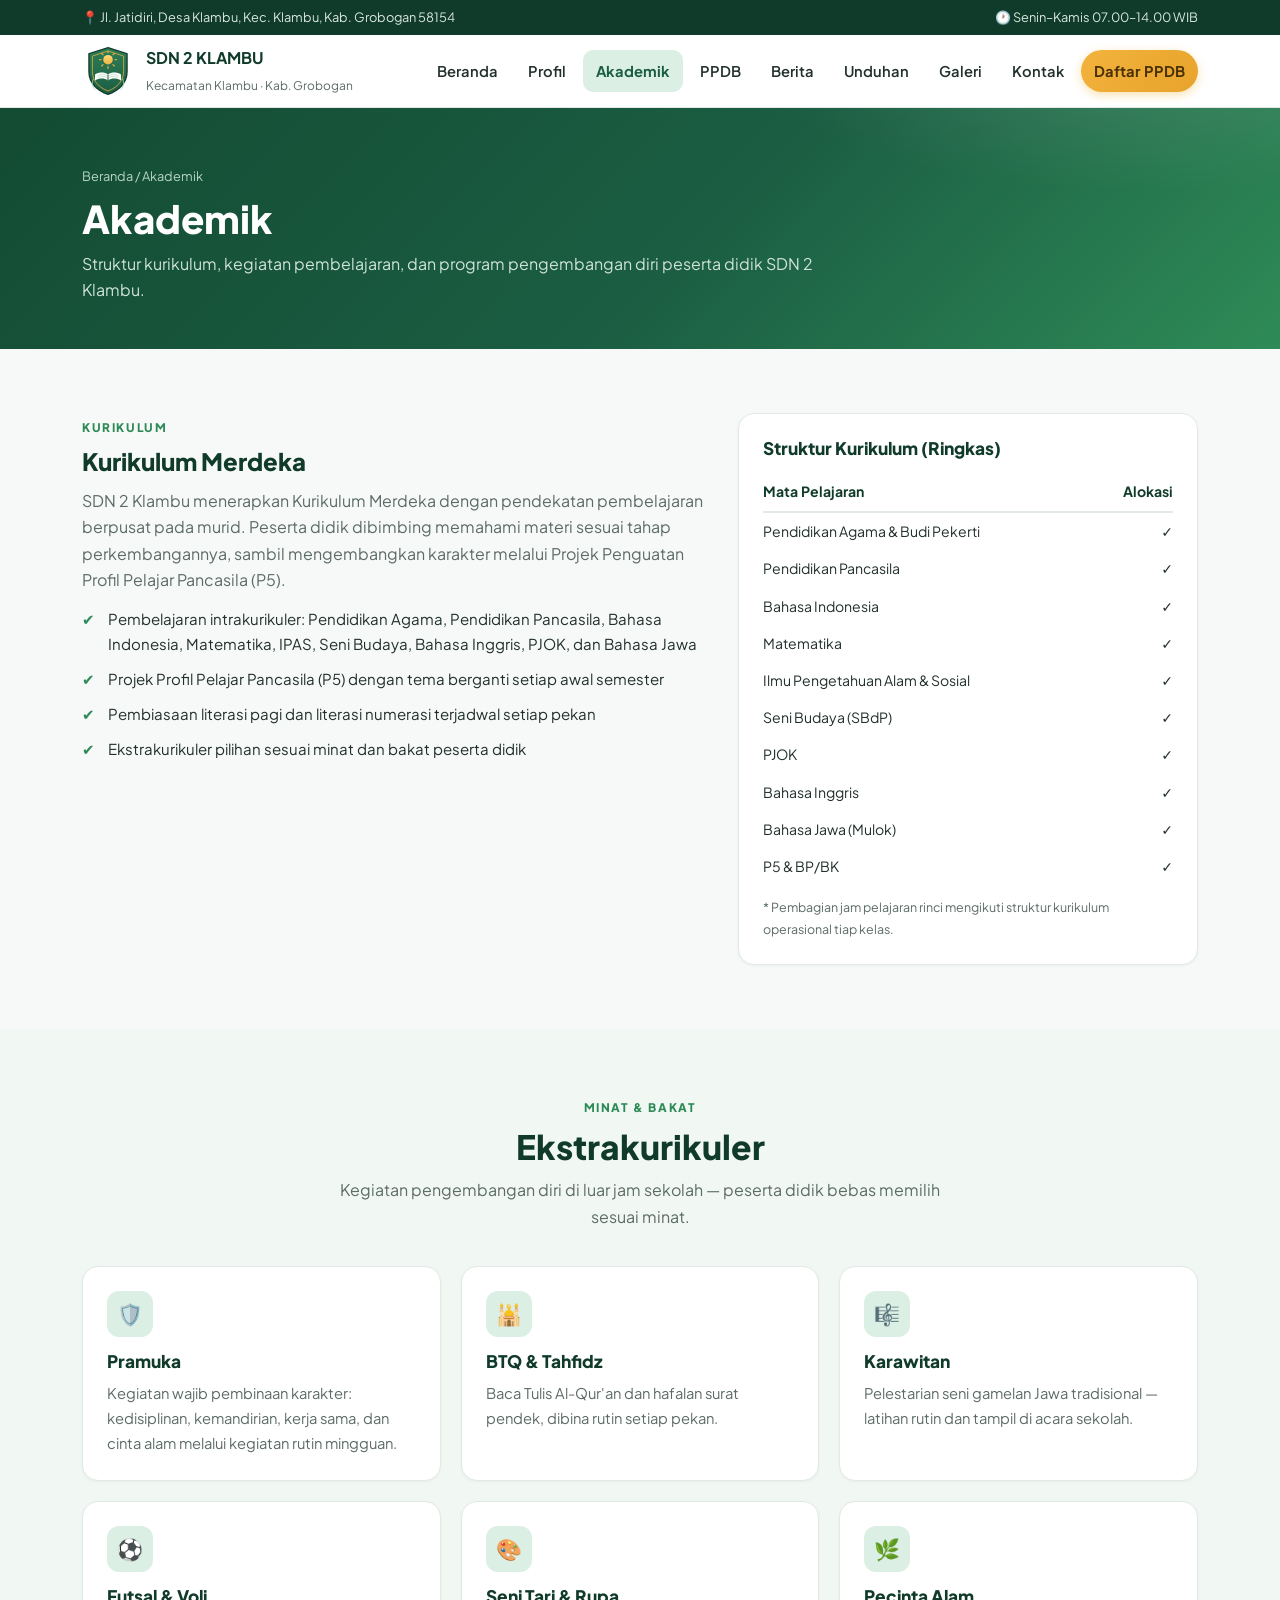
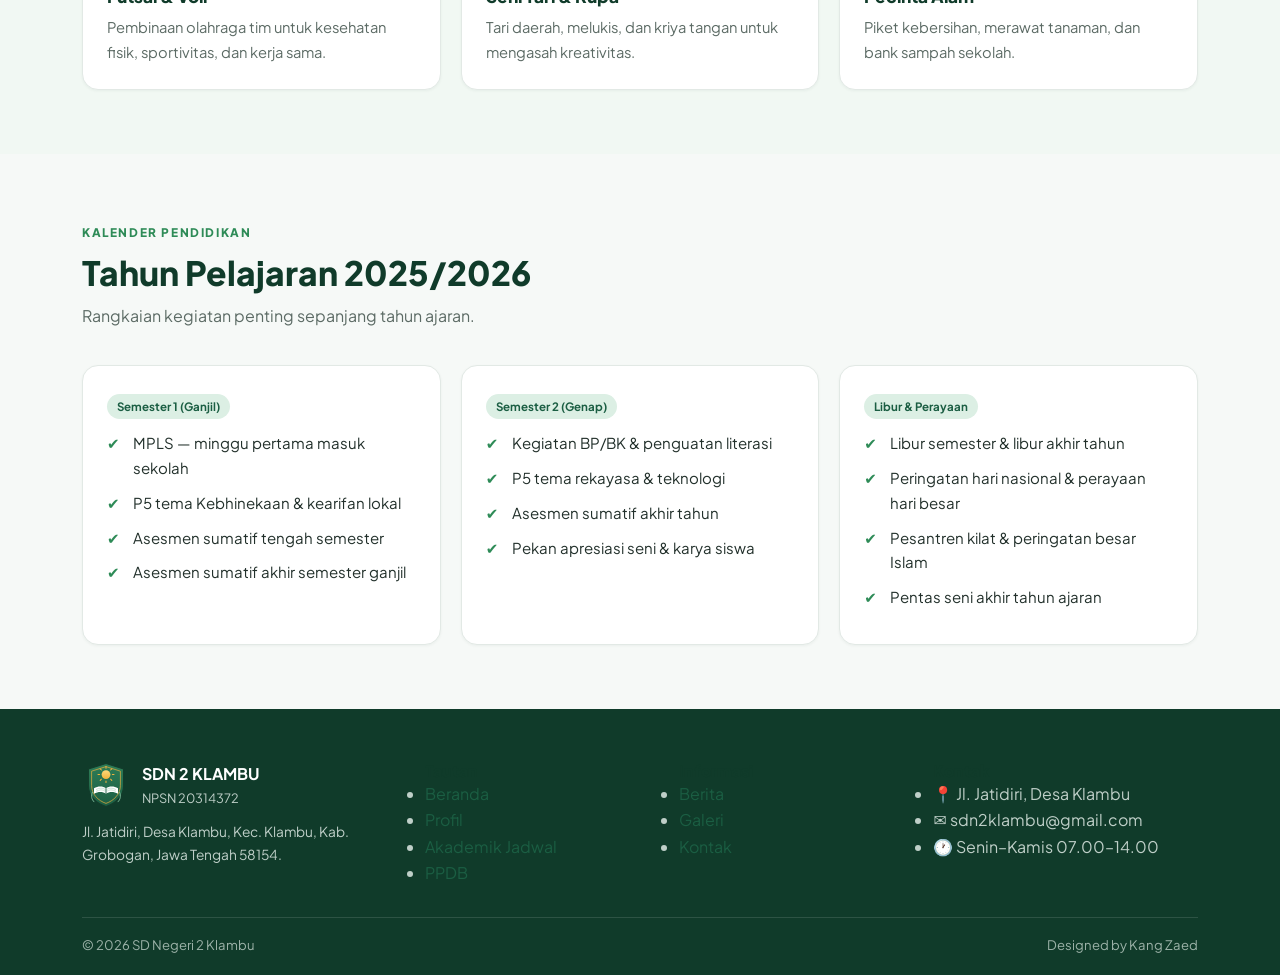
<file: akademik.html>
<!DOCTYPE html>
<html lang="id">
<head>
<meta charset="UTF-8">
<meta name="viewport" content="width=device-width, initial-scale=1.0">
<title>Akademik — SDN 2 Klambu</title>
<meta name="description" content="Program akademik SD Negeri 2 Klambu: Kurikulum Merdeka, struktur kurikulum, ekstrakurikuler, dan kalender pendidikan.">
<link rel="icon" type="image/svg+xml" href="assets/img/logo.svg">
<link rel="preconnect" href="https://fonts.googleapis.com">
<link rel="preconnect" href="https://fonts.gstatic.com" crossorigin>
<link href="https://fonts.googleapis.com/css2?family=Plus+Jakarta+Sans:ital,wght@0,400;0,500;0,600;0,700;0,800;1,400&display=swap" rel="stylesheet">
<link rel="stylesheet" href="css/style.css">
</head>
<body>

<!-- ===== Topbar ===== -->
<div class="topbar">
  <div class="container">
    <span>📍 Jl. Jatidiri, Desa Klambu, Kec. Klambu, Kab. Grobogan 58154</span>
    <span>🕐 Senin–Kamis 07.00–14.00 WIB</span>
  </div>
</div>

<!-- ===== Navbar ===== -->
<header class="site">
  <div class="container nav-wrap">
    <a href="index.html" class="brand">
      <img src="assets/img/logo.svg" alt="Logo SDN 2 Klambu" style="width:52px;height:52px">
      <span>
        <strong style="display:block;color:var(--hijau-900)">SDN 2 KLAMBU</strong>
        <span style="font-size:.75rem;color:var(--mute)">Kecamatan Klambu · Kab. Grobogan</span>
      </span>
    </a>
    <nav class="menu" aria-label="Navigasi utama">
      <a href="index.html">Beranda</a>
      <a href="profil.html">Profil</a>
      <a href="akademik.html" class="active">Akademik</a>
      <a href="ppdb.html">PPDB</a>
      <a href="berita.html">Berita</a>
      <a href="unduhan.html">Unduhan</a>
      <a href="galeri.html">Galeri</a>
      <a href="kontak.html">Kontak</a>
      <a href="ppdb.html" class="btn-ppdb">Daftar PPDB</a>
    </nav>
    <button class="burger" aria-label="Buka menu" aria-expanded="false">
      <span></span><span></span><span></span>
    </button>
  </div>
</header>

<!-- ===== Page head ===== -->
<section class="pagehead">
  <div class="container">
    <span class="crumbs"><a href="index.html">Beranda</a> / Akademik</span>
    <h1>Akademik</h1>
    <p>Struktur kurikulum, kegiatan pembelajaran, dan program pengembangan diri peserta didik SDN 2 Klambu.</p>
  </div>
</section>

<!-- ===== Kurikulum ===== -->
<section class="block">
  <div class="container">
    <div class="split">
      <div>
        <span class="eyebrow">Kurikulum</span>
        <h2 style="margin-bottom:12px">Kurikulum Merdeka</h2>
        <p class="muted">SDN 2 Klambu menerapkan Kurikulum Merdeka dengan pendekatan pembelajaran berpusat pada murid. Peserta didik dibimbing memahami materi sesuai tahap perkembangannya, sambil mengembangkan karakter melalui Projek Penguatan Profil Pelajar Pancasila (P5).</p>
        <ul class="check-list" style="margin-top:14px">
          <li>Pembelajaran intrakurikuler: Pendidikan Agama, Pendidikan Pancasila, Bahasa Indonesia, Matematika, IPAS, Seni Budaya, Bahasa Inggris, PJOK, dan Bahasa Jawa</li>
          <li>Projek Profil Pelajar Pancasila (P5) dengan tema berganti setiap awal semester</li>
          <li>Pembiasaan literasi pagi dan literasi numerasi terjadwal setiap pekan</li>
          <li>Ekstrakurikuler pilihan sesuai minat dan bakat peserta didik</li>
        </ul>
      </div>
      <aside class="card" style="padding:24px">
        <h3 style="margin-bottom:12px">Struktur Kurikulum (Ringkas)</h3>
        <table style="width:100%;font-size:.88rem;border-collapse:collapse">
          <thead>
            <tr style="border-bottom:2px solid var(--line)">
              <th style="text-align:left;padding:8px 0;color:var(--hijau-900)">Mata Pelajaran</th>
              <th style="text-align:right;color:var(--hijau-900)">Alokasi</th>
            </tr>
          </thead>
          <tbody>
            <tr><td style="padding:7px 0">Pendidikan Agama &amp; Budi Pekerti</td><td style="text-align:right">✓</td></tr>
            <tr><td style="padding:7px 0">Pendidikan Pancasila</td><td style="text-align:right">✓</td></tr>
            <tr><td style="padding:7px 0">Bahasa Indonesia</td><td style="text-align:right">✓</td></tr>
            <tr><td style="padding:7px 0">Matematika</td><td style="text-align:right">✓</td></tr>
            <tr><td style="padding:7px 0">Ilmu Pengetahuan Alam &amp; Sosial</td><td style="text-align:right">✓</td></tr>
            <tr><td style="padding:7px 0">Seni Budaya (SBdP)</td><td style="text-align:right">✓</td></tr>
            <tr><td style="padding:7px 0">PJOK</td><td style="text-align:right">✓</td></tr>
            <tr><td style="padding:7px 0">Bahasa Inggris</td><td style="text-align:right">✓</td></tr>
            <tr><td style="padding:7px 0">Bahasa Jawa (Mulok)</td><td style="text-align:right">✓</td></tr>
            <tr><td style="padding:7px 0">P5 &amp; BP/BK</td><td style="text-align:right">✓</td></tr>
          </tbody>
        </table>
        <p style="font-size:.78rem;color:var(--mute);margin-top:12px">* Pembagian jam pelajaran rinci mengikuti struktur kurikulum operasional tiap kelas.</p>
      </aside>
    </div>
  </div>
</section>

<!-- ===== Ekstrakurikuler ===== -->
<section class="block" style="background:var(--hijau-50)">
  <div class="container">
    <div class="section-head center" style="text-align:center">
      <span class="eyebrow">Minat &amp; bakat</span>
      <h2>Ekstrakurikuler</h2>
      <p>Kegiatan pengembangan diri di luar jam sekolah — peserta didik bebas memilih sesuai minat.</p>
    </div>
    <div class="grid grid-3" data-bind-container="ekskul">
    </div>
  </div>
</section>

<!-- ===== Kalender ===== -->
<section class="block">
  <div class="container">
    <div class="section-head">
      <span class="eyebrow">Kalender pendidikan</span>
      <h2>Tahun Pelajaran 2025/2026</h2>
      <p>Rangkaian kegiatan penting sepanjang tahun ajaran.</p>
    </div>
    <div class="grid grid-3">
      <div class="card">
        <span class="tag">Semester 1 (Ganjil)</span>
        <ul class="check-list" style="margin-top:12px" data-bind-container="kalender.ganjil"></ul>
      </div>
      <div class="card">
        <span class="tag">Semester 2 (Genap)</span>
        <ul class="check-list" style="margin-top:12px" data-bind-container="kalender.genap"></ul>
      </div>
      <div class="card">
        <span class="tag">Libur &amp; Perayaan</span>
        <ul class="check-list" style="margin-top:12px" data-bind-container="kalender.libur"></ul>
      </div>
    </div>
  </div>
</section>

<!-- ===== Footer ===== -->
<footer class="site">
  <div class="container">
    <div class="foot-grid">
      <div>
        <div style="display:flex;gap:12px;align-items:center;margin-bottom:12px">
          <img src="assets/img/logo.svg" alt="Logo" style="width:48px;height:48px;border-radius:10px">
          <div>
            <strong style="color:#fff">SDN 2 KLAMBU</strong>
            <div style="font-size:.8rem;color:#BFCFC8">NPSN 20314372</div>
          </div>
        </div>
        <p style="font-size:.86rem;color:#BFCFC8">Jl. Jatidiri, Desa Klambu, Kec. Klambu, Kab. Grobogan, Jawa Tengah 58154.</p>
      </div>
      <div>
        <h4>Tautan</h4>
        <ul>
          <li><a href="index.html">Beranda</a></li>
          <li><a href="profil.html">Profil</a></li>
          <li><a href="akademik.html">Akademik</a>
      <a href="jadwal.html">Jadwal</a></li>
          <li><a href="ppdb.html">PPDB</a></li>
        </ul>
      </div>
      <div>
        <h4>Informasi</h4>
        <ul>
          <li><a href="berita.html">Berita</a></li>
          <li><a href="galeri.html">Galeri</a></li>
          <li><a href="kontak.html">Kontak</a></li>
        </ul>
      </div>
      <div>
        <h4>Kontak</h4>
        <ul>
          <li>📍 Jl. Jatidiri, Desa Klambu</li>
          <li>✉ sdn2klambu@gmail.com</li>
          <li>🕐 Senin–Kamis 07.00–14.00</li>
        </ul>
      </div>
    </div>
    <div class="foot-bottom">
      <span>© <span id="year">2025</span> SD Negeri 2 Klambu</span>
      <span>Designed by Kang Zaed</span>
    </div>
  </div>
</footer>

<script src="js/main.js"></script>
<script src="js/konten-publik.js"></script>
</body>
</html>
</file>
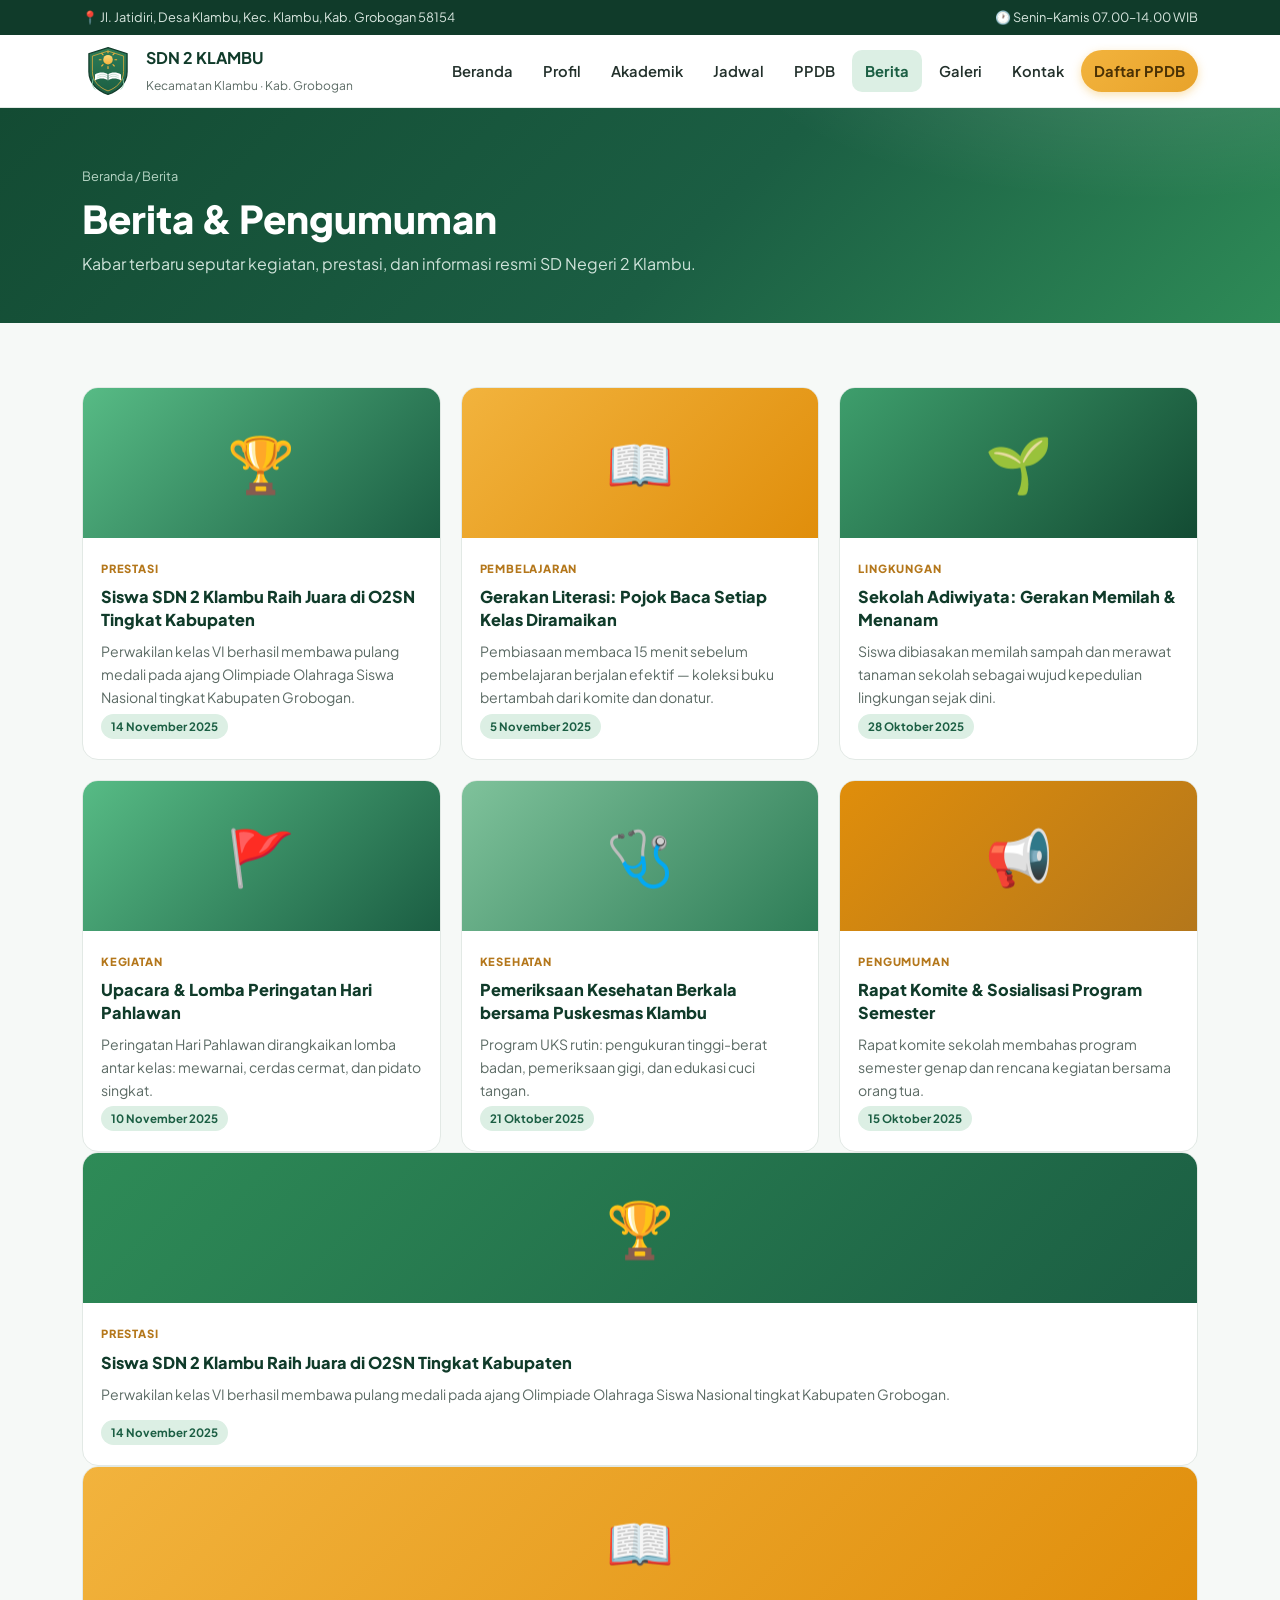
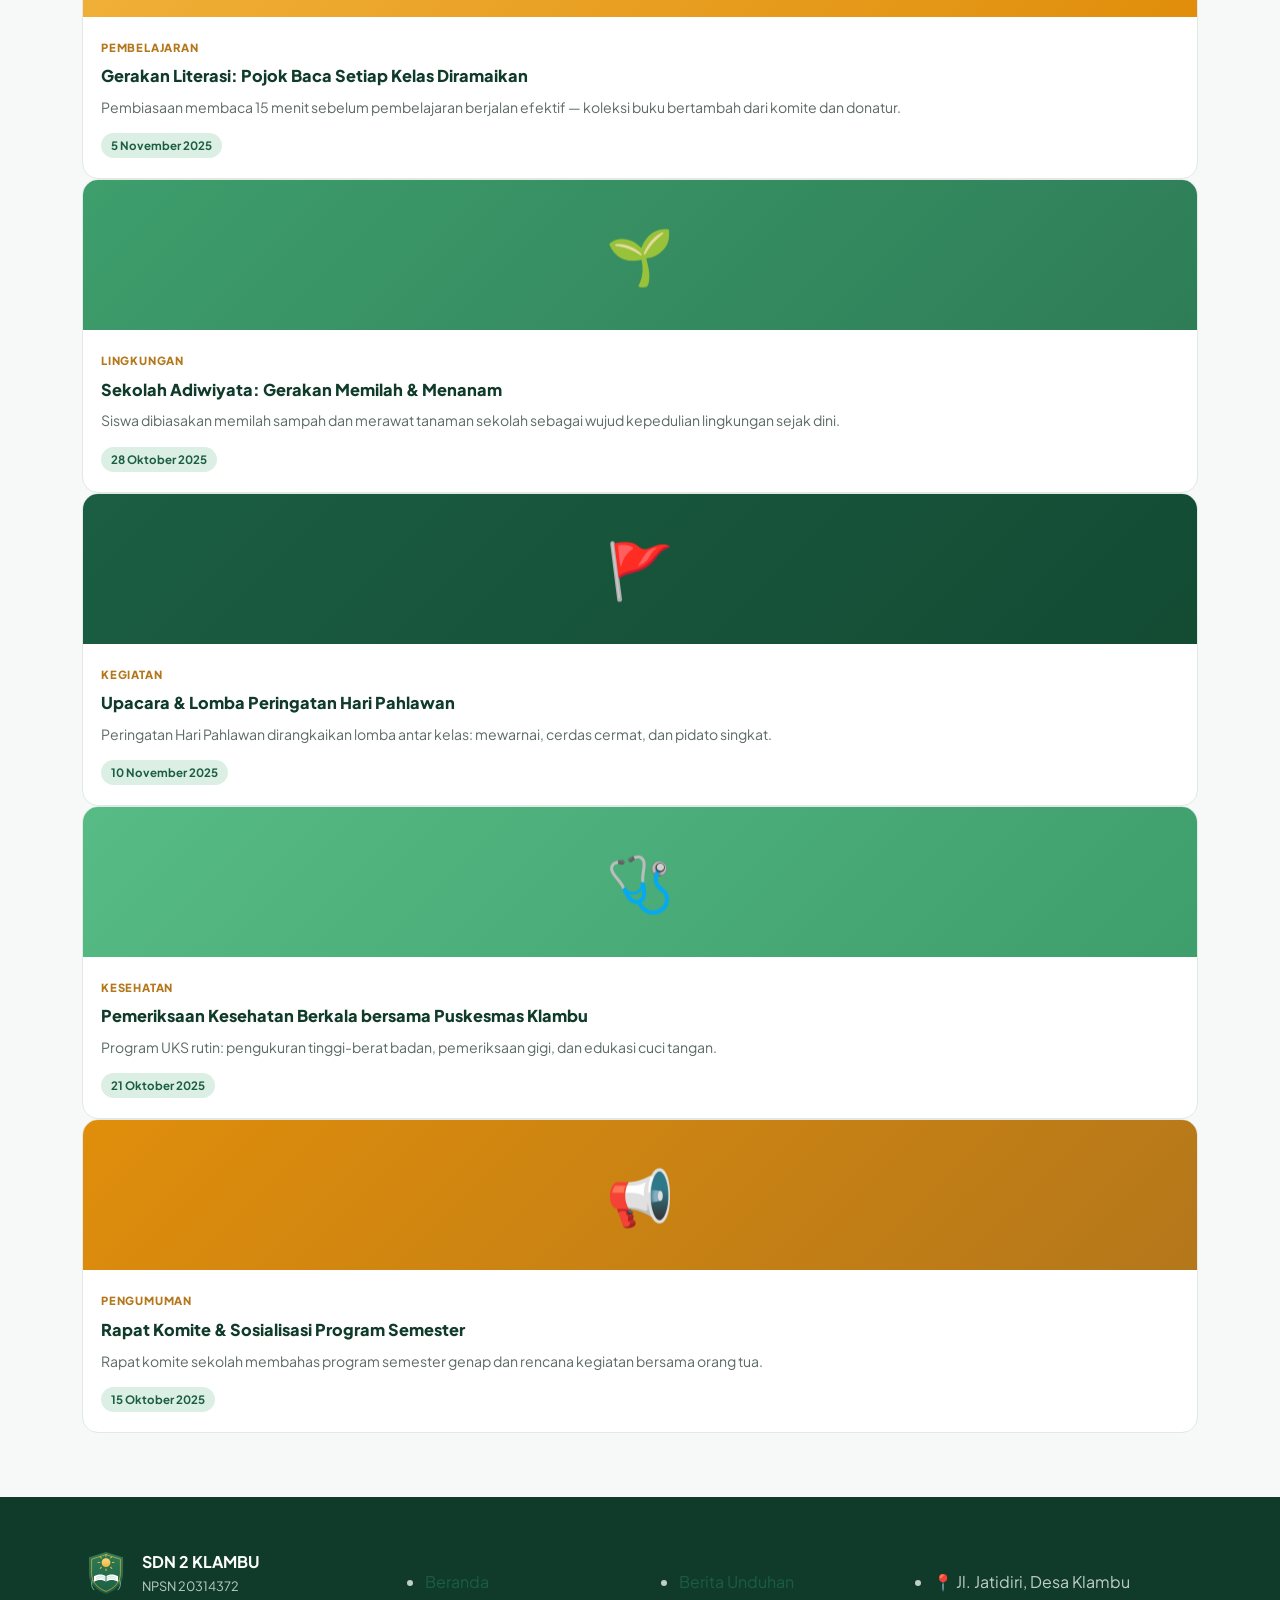
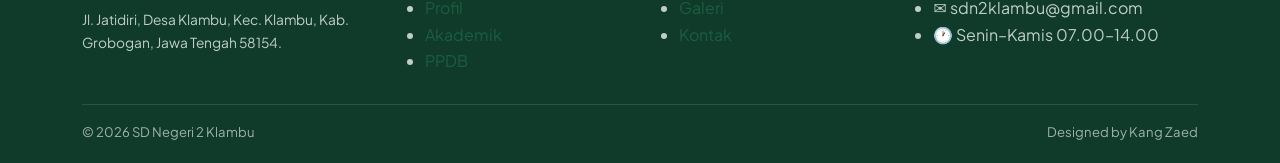
<file: berita.html>
<!DOCTYPE html>
<html lang="id">
<head>
<meta charset="UTF-8">
<meta name="viewport" content="width=device-width, initial-scale=1.0">
<title>Berita — SDN 2 Klambu</title>
<meta name="description" content="Berita, pengumuman, dan prestasi terbaru SD Negeri 2 Klambu, Kecamatan Klambu, Kabupaten Grobogan.">
<link rel="icon" type="image/svg+xml" href="assets/img/logo.svg">
<link rel="preconnect" href="https://fonts.googleapis.com">
<link rel="preconnect" href="https://fonts.gstatic.com" crossorigin>
<link href="https://fonts.googleapis.com/css2?family=Plus+Jakarta+Sans:ital,wght@0,400;0,500;0,600;0,700;0,800;1,400&display=swap" rel="stylesheet">
<link rel="stylesheet" href="css/style.css">
</head>
<body>

<!-- ===== Topbar ===== -->
<div class="topbar">
  <div class="container">
    <span>📍 Jl. Jatidiri, Desa Klambu, Kec. Klambu, Kab. Grobogan 58154</span>
    <span>🕐 Senin–Kamis 07.00–14.00 WIB</span>
  </div>
</div>

<!-- ===== Navbar ===== -->
<header class="site">
  <div class="container nav-wrap">
    <a href="index.html" class="brand">
      <img src="assets/img/logo.svg" alt="Logo SDN 2 Klambu" style="width:52px;height:52px">
      <span>
        <strong style="display:block;color:var(--hijau-900)">SDN 2 KLAMBU</strong>
        <span style="font-size:.75rem;color:var(--mute)">Kecamatan Klambu · Kab. Grobogan</span>
      </span>
    </a>
    <nav class="menu" aria-label="Navigasi utama">
      <a href="index.html">Beranda</a>
      <a href="profil.html">Profil</a>
      <a href="akademik.html">Akademik</a>
      <a href="jadwal.html">Jadwal</a>
      <a href="ppdb.html">PPDB</a>
      <a href="berita.html" class="active">Berita</a>
      <a href="galeri.html">Galeri</a>
      <a href="kontak.html">Kontak</a>
      <a href="ppdb.html" class="btn-ppdb">Daftar PPDB</a>
    </nav>
    <button class="burger" aria-label="Buka menu" aria-expanded="false">
      <span></span><span></span><span></span>
    </button>
  </div>
</header>

<!-- ===== Page head ===== -->
<section class="pagehead">
  <div class="container">
    <span class="crumbs"><a href="index.html">Beranda</a> / Berita</span>
    <h1>Berita &amp; Pengumuman</h1>
    <p>Kabar terbaru seputar kegiatan, prestasi, dan informasi resmi SD Negeri 2 Klambu.</p>
  </div>
</section>

<!-- ===== Daftar berita ===== -->
<section class="block">
  <div class="container">
    <div class="grid grid-3" data-bind-container="berita">
    </div>

      <article class="news-card">
        <div class="news-thumb" style="background:linear-gradient(135deg,#2E8B57,#1B5E43);display:grid;place-items:center;font-size:3.4rem">🏆</div>
        <div class="news-body">
          <span class="news-cat">Prestasi</span>
          <h3>Siswa SDN 2 Klambu Raih Juara di O2SN Tingkat Kabupaten</h3>
          <p>Perwakilan kelas VI berhasil membawa pulang medali pada ajang Olimpiade Olahraga Siswa Nasional tingkat Kabupaten Grobogan.</p>
          <div style="margin-top:10px"><span class="tag">14 November 2025</span></div>
        </div>
      </article>

      <article class="news-card">
        <div class="news-thumb" style="background:linear-gradient(135deg,#F2B33D,#E08E0B);display:grid;place-items:center;font-size:3.4rem">📖</div>
        <div class="news-body">
          <span class="news-cat">Pembelajaran</span>
          <h3>Gerakan Literasi: Pojok Baca Setiap Kelas Diramaikan</h3>
          <p>Pembiasaan membaca 15 menit sebelum pembelajaran berjalan efektif — koleksi buku bertambah dari komite dan donatur.</p>
          <div style="margin-top:10px"><span class="tag">5 November 2025</span></div>
        </div>
      </article>

      <article class="news-card">
        <div class="news-thumb" style="background:linear-gradient(135deg,#3E9E6C,#2E7D57);display:grid;place-items:center;font-size:3.4rem">🌱</div>
        <div class="news-body">
          <span class="news-cat">Lingkungan</span>
          <h3>Sekolah Adiwiyata: Gerakan Memilah &amp; Menanam</h3>
          <p>Siswa dibiasakan memilah sampah dan merawat tanaman sekolah sebagai wujud kepedulian lingkungan sejak dini.</p>
          <div style="margin-top:10px"><span class="tag">28 Oktober 2025</span></div>
        </div>
      </article>

      <article class="news-card">
        <div class="news-thumb" style="background:linear-gradient(135deg,#1B5E43,#134B33);display:grid;place-items:center;font-size:3.4rem">🚩</div>
        <div class="news-body">
          <span class="news-cat">Kegiatan</span>
          <h3>Upacara &amp; Lomba Peringatan Hari Pahlawan</h3>
          <p>Peringatan Hari Pahlawan dirangkaikan lomba antar kelas: mewarnai, cerdas cermat, dan pidato singkat.</p>
          <div style="margin-top:10px"><span class="tag">10 November 2025</span></div>
        </div>
      </article>

      <article class="news-card">
        <div class="news-thumb" style="background:linear-gradient(135deg,#57BB85,#3E9E6C);display:grid;place-items:center;font-size:3.4rem">🩺</div>
        <div class="news-body">
          <span class="news-cat">Kesehatan</span>
          <h3>Pemeriksaan Kesehatan Berkala bersama Puskesmas Klambu</h3>
          <p>Program UKS rutin: pengukuran tinggi-berat badan, pemeriksaan gigi, dan edukasi cuci tangan.</p>
          <div style="margin-top:10px"><span class="tag">21 Oktober 2025</span></div>
        </div>
      </article>

      <article class="news-card">
        <div class="news-thumb" style="background:linear-gradient(135deg,#E08E0B,#B4771B);display:grid;place-items:center;font-size:3.4rem">📢</div>
        <div class="news-body">
          <span class="news-cat">Pengumuman</span>
          <h3>Rapat Komite &amp; Sosialisasi Program Semester</h3>
          <p>Rapat komite sekolah membahas program semester genap dan rencana kegiatan bersama orang tua.</p>
          <div style="margin-top:10px"><span class="tag">15 Oktober 2025</span></div>
        </div>
      </article>

    </div>
</section>

<!-- ===== Footer ===== -->
<footer class="site">
  <div class="container">
    <div class="foot-grid">
      <div>
        <div style="display:flex;gap:12px;align-items:center;margin-bottom:12px">
          <img src="assets/img/logo.svg" alt="Logo" style="width:48px;height:48px;border-radius:10px">
          <div>
            <strong style="color:#fff">SDN 2 KLAMBU</strong>
            <div style="font-size:.8rem;color:#BFCFC8">NPSN 20314372</div>
          </div>
        </div>
        <p style="font-size:.86rem;color:#BFCFC8">Jl. Jatidiri, Desa Klambu, Kec. Klambu, Kab. Grobogan, Jawa Tengah 58154.</p>
      </div>
      <div>
        <h4>Tautan</h4>
        <ul>
          <li><a href="index.html">Beranda</a></li>
          <li><a href="profil.html">Profil</a></li>
          <li><a href="akademik.html">Akademik</a></li>
          <li><a href="ppdb.html">PPDB</a></li>
        </ul>
      </div>
      <div>
        <h4>Informasi</h4>
        <ul>
          <li><a href="berita.html">Berita</a>
      <a href="unduhan.html">Unduhan</a></li>
          <li><a href="galeri.html">Galeri</a></li>
          <li><a href="kontak.html">Kontak</a></li>
        </ul>
      </div>
      <div>
        <h4>Kontak</h4>
        <ul>
          <li>📍 Jl. Jatidiri, Desa Klambu</li>
          <li>✉ sdn2klambu@gmail.com</li>
          <li>🕐 Senin–Kamis 07.00–14.00</li>
        </ul>
      </div>
    </div>
    <div class="foot-bottom">
      <span>© <span id="year">2025</span> SD Negeri 2 Klambu</span>
      <span>Designed by Kang Zaed</span>
    </div>
  </div>
</footer>

<script src="js/main.js"></script>
<script src="js/konten-publik.js"></script>
</body>
</html>
</file>
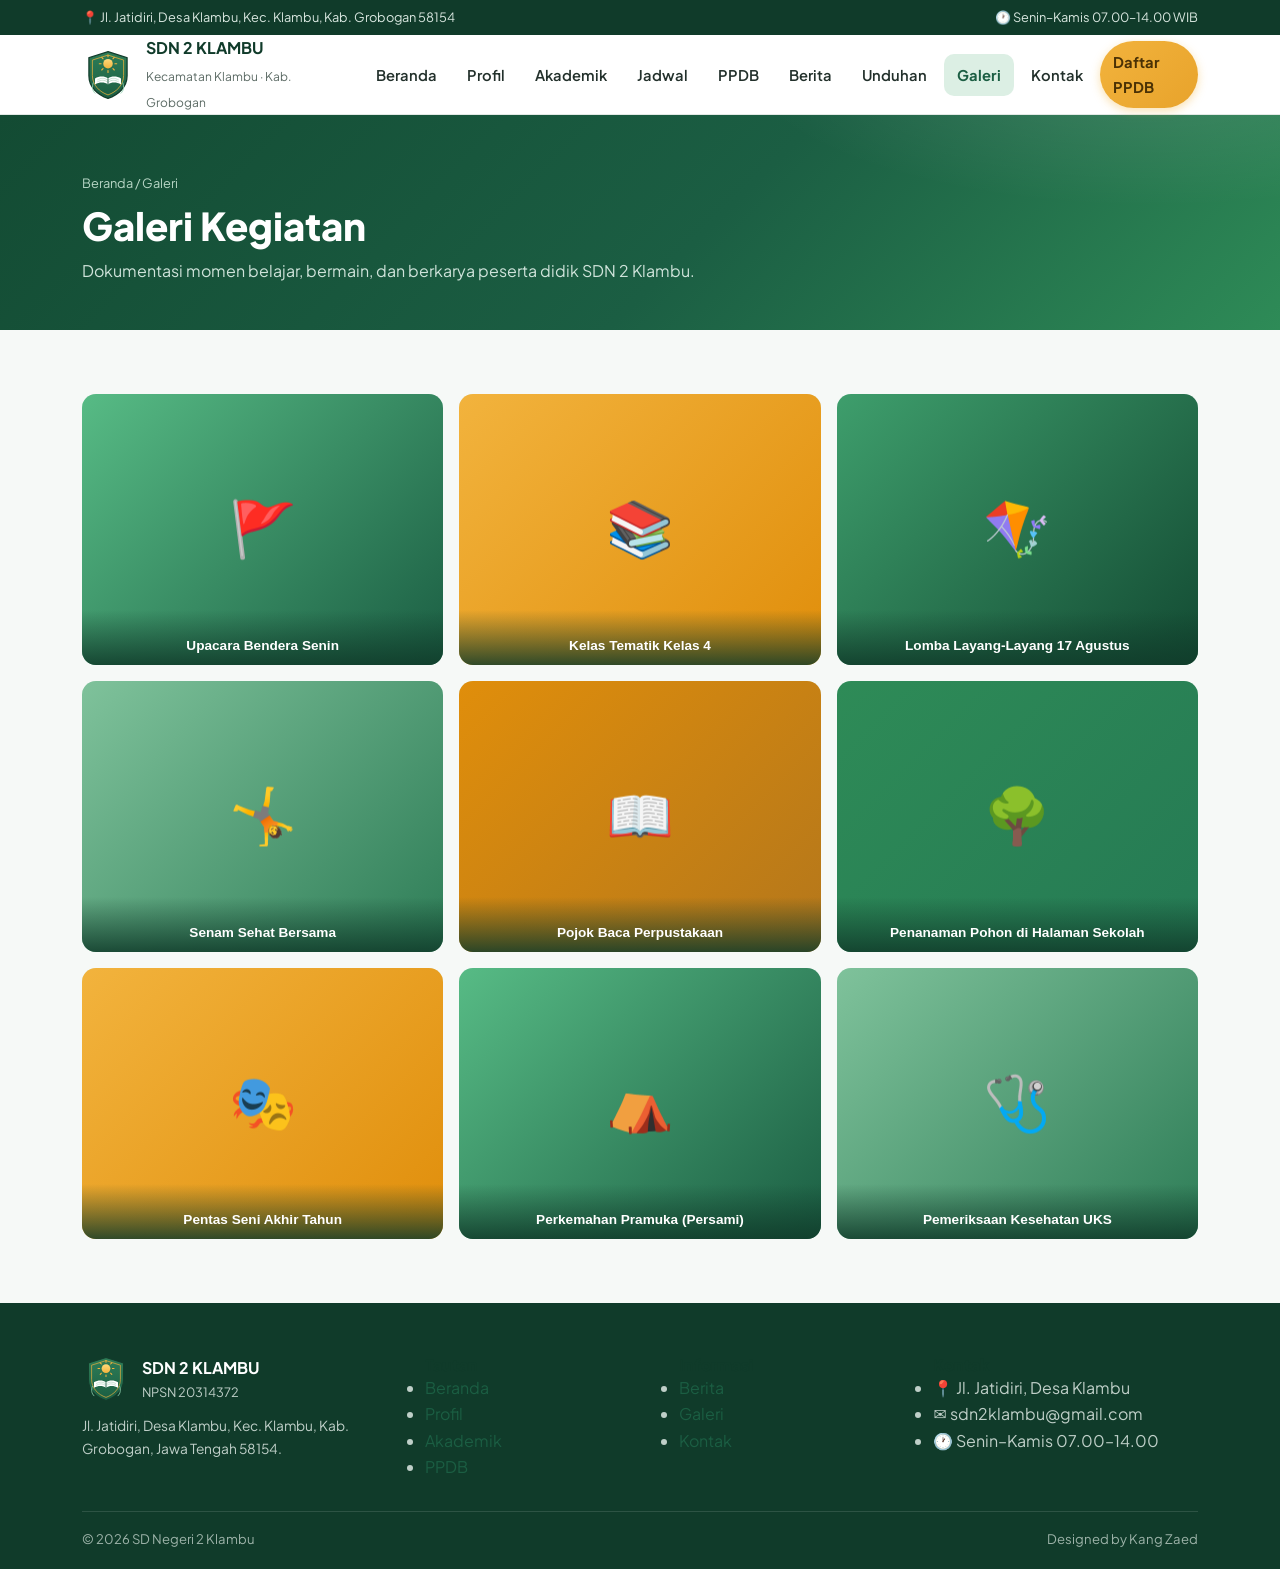
<file: galeri.html>
<!DOCTYPE html>
<html lang="id">
<head>
<meta charset="UTF-8">
<meta name="viewport" content="width=device-width, initial-scale=1.0">
<title>Galeri — SDN 2 Klambu</title>
<meta name="description" content="Galeri foto kegiatan SD Negeri 2 Klambu: pembelajaran, ekstrakurikuler, perayaan hari besar, dan kebersamaan.">
<link rel="icon" type="image/svg+xml" href="assets/img/logo.svg">
<link rel="preconnect" href="https://fonts.googleapis.com">
<link rel="preconnect" href="https://fonts.gstatic.com" crossorigin>
<link href="https://fonts.googleapis.com/css2?family=Plus+Jakarta+Sans:ital,wght@0,400;0,500;0,600;0,700;0,800;1,400&display=swap" rel="stylesheet">
<link rel="stylesheet" href="css/style.css">
<style>
  .gal-grid{display:grid;grid-template-columns:repeat(3,1fr);gap:16px}
  .gal-item{position:relative;border-radius:14px;overflow:hidden;aspect-ratio:4/3;background:var(--hijau-100);cursor:pointer;border:0;padding:0}
  .gal-item .gal-ph{width:100%;height:100%;display:grid;place-items:center;font-size:3rem;color:var(--hijau-800)}
  .gal-item .gal-cap{
    position:absolute;inset:auto 0 0 0;padding:28px 14px 12px;color:#fff;font-size:.85rem;font-weight:700;
    background:linear-gradient(transparent,rgba(16,59,42,.85));
  }
  .gal-item:hover{transform:scale(1.015)}
  .gal-grad-1{background:linear-gradient(135deg,#57BB85,#1B5E43)}
  .gal-grad-2{background:linear-gradient(135deg,#F2B33D,#E08E0B)}
  .gal-grad-3{background:linear-gradient(135deg,#3E9E6C,#134B33)}
  .gal-grad-4{background:linear-gradient(135deg,#7FC29B,#2E7D57)}
  .gal-grad-5{background:linear-gradient(135deg,#E08E0B,#B4771B)}
  .gal-grad-6{background:linear-gradient(135deg,#2E8B57,#257A54)}
  /* lightbox */
  .lb{position:fixed;inset:0;background:rgba(10,26,19,.86);display:none;place-items:center;z-index:100;padding:24px}
  .lb.open{display:grid}
  .lb-box{background:#fff;border-radius:16px;max-width:640px;width:100%;padding:34px;text-align:center;position:relative}
  .lb-close{position:absolute;top:10px;right:14px;background:none;border:0;font-size:1.6rem;cursor:pointer;color:var(--mute)}
  .lb-emoji{font-size:4rem;margin-bottom:10px}
  @media (max-width:840px){.gal-grid{grid-template-columns:repeat(2,1fr)}}
  @media (max-width:560px){.gal-grid{grid-template-columns:1fr}}
</style>
</head>
<body>

<!-- ===== Topbar ===== -->
<div class="topbar">
  <div class="container">
    <span>📍 Jl. Jatidiri, Desa Klambu, Kec. Klambu, Kab. Grobogan 58154</span>
    <span>🕐 Senin–Kamis 07.00–14.00 WIB</span>
  </div>
</div>

<!-- ===== Navbar ===== -->
<header class="site">
  <div class="container nav-wrap">
    <a href="index.html" class="brand">
      <img src="assets/img/logo.svg" alt="Logo SDN 2 Klambu" style="width:52px;height:52px">
      <span>
        <strong style="display:block;color:var(--hijau-900)">SDN 2 KLAMBU</strong>
        <span style="font-size:.75rem;color:var(--mute)">Kecamatan Klambu · Kab. Grobogan</span>
      </span>
    </a>
    <nav class="menu" aria-label="Navigasi utama">
      <a href="index.html">Beranda</a>
      <a href="profil.html">Profil</a>
      <a href="akademik.html">Akademik</a>
      <a href="jadwal.html">Jadwal</a>
      <a href="ppdb.html">PPDB</a>
      <a href="berita.html">Berita</a>
      <a href="unduhan.html">Unduhan</a>
      <a href="galeri.html" class="active">Galeri</a>
      <a href="kontak.html">Kontak</a>
      <a href="ppdb.html" class="btn-ppdb">Daftar PPDB</a>
    </nav>
    <button class="burger" aria-label="Buka menu" aria-expanded="false">
      <span></span><span></span><span></span>
    </button>
  </div>
</header>

<!-- ===== Page head ===== -->
<section class="pagehead">
  <div class="container">
    <span class="crumbs"><a href="index.html">Beranda</a> / Galeri</span>
    <h1>Galeri Kegiatan</h1>
    <p>Dokumentasi momen belajar, bermain, dan berkarya peserta didik SDN 2 Klambu.</p>
  </div>
</section>

<!-- ===== Galeri ===== -->
<section class="block">
  <div class="container">
    <div class="gal-grid" data-bind-container="galeri"></div>
  </div>
</section>

<!-- ===== Lightbox ===== -->
<div class="lb" id="lb" role="dialog" aria-modal="true" aria-label="Detail foto">
  <div class="lb-box">
    <button class="lb-close" id="lb-close" aria-label="Tutup">×</button>
    <div class="lb-emoji" id="lb-emoji">📷</div>
    <img id="lb-img" alt="Foto besar" style="display:none;width:100%;border-radius:10px;margin-bottom:10px;max-height:60vh;object-fit:contain">
    <h3 id="lb-title" style="margin-bottom:8px">Judul</h3>
    <p id="lb-desc" class="muted" style="font-size:.94rem">Deskripsi.</p>
  </div>
</div>

<!-- ===== Footer ===== -->
<footer class="site">
  <div class="container">
    <div class="foot-grid">
      <div>
        <div style="display:flex;gap:12px;align-items:center;margin-bottom:12px">
          <img src="assets/img/logo.svg" alt="Logo" style="width:48px;height:48px;border-radius:10px">
          <div>
            <strong style="color:#fff">SDN 2 KLAMBU</strong>
            <div style="font-size:.8rem;color:#BFCFC8">NPSN 20314372</div>
          </div>
        </div>
        <p style="font-size:.86rem;color:#BFCFC8">Jl. Jatidiri, Desa Klambu, Kec. Klambu, Kab. Grobogan, Jawa Tengah 58154.</p>
      </div>
      <div>
        <h4>Tautan</h4>
        <ul>
          <li><a href="index.html">Beranda</a></li>
          <li><a href="profil.html">Profil</a></li>
          <li><a href="akademik.html">Akademik</a></li>
          <li><a href="ppdb.html">PPDB</a></li>
        </ul>
      </div>
      <div>
        <h4>Informasi</h4>
        <ul>
          <li><a href="berita.html">Berita</a></li>
          <li><a href="galeri.html">Galeri</a></li>
          <li><a href="kontak.html">Kontak</a></li>
        </ul>
      </div>
      <div>
        <h4>Kontak</h4>
        <ul>
          <li>📍 Jl. Jatidiri, Desa Klambu</li>
          <li>✉ sdn2klambu@gmail.com</li>
          <li>🕐 Senin–Kamis 07.00–14.00</li>
        </ul>
      </div>
    </div>
    <div class="foot-bottom">
      <span>© <span id="year">2025</span> SD Negeri 2 Klambu</span>
      <span>Designed by Kang Zaed</span>
    </div>
  </div>
</footer>

<script src="js/main.js"></script>
<script src="js/konten-publik.js"></script>
<script>
// Lightbox: konten dirender oleh js/konten-publik.js
const lb = document.getElementById('lb');
document.getElementById('lb-close').addEventListener('click', () => lb.classList.remove('open'));
lb.addEventListener('click', e => { if (e.target === lb) lb.classList.remove('open'); });
document.addEventListener('keydown', e => { if (e.key === 'Escape') lb.classList.remove('open'); });
</script>
</body>
</html>
</file>
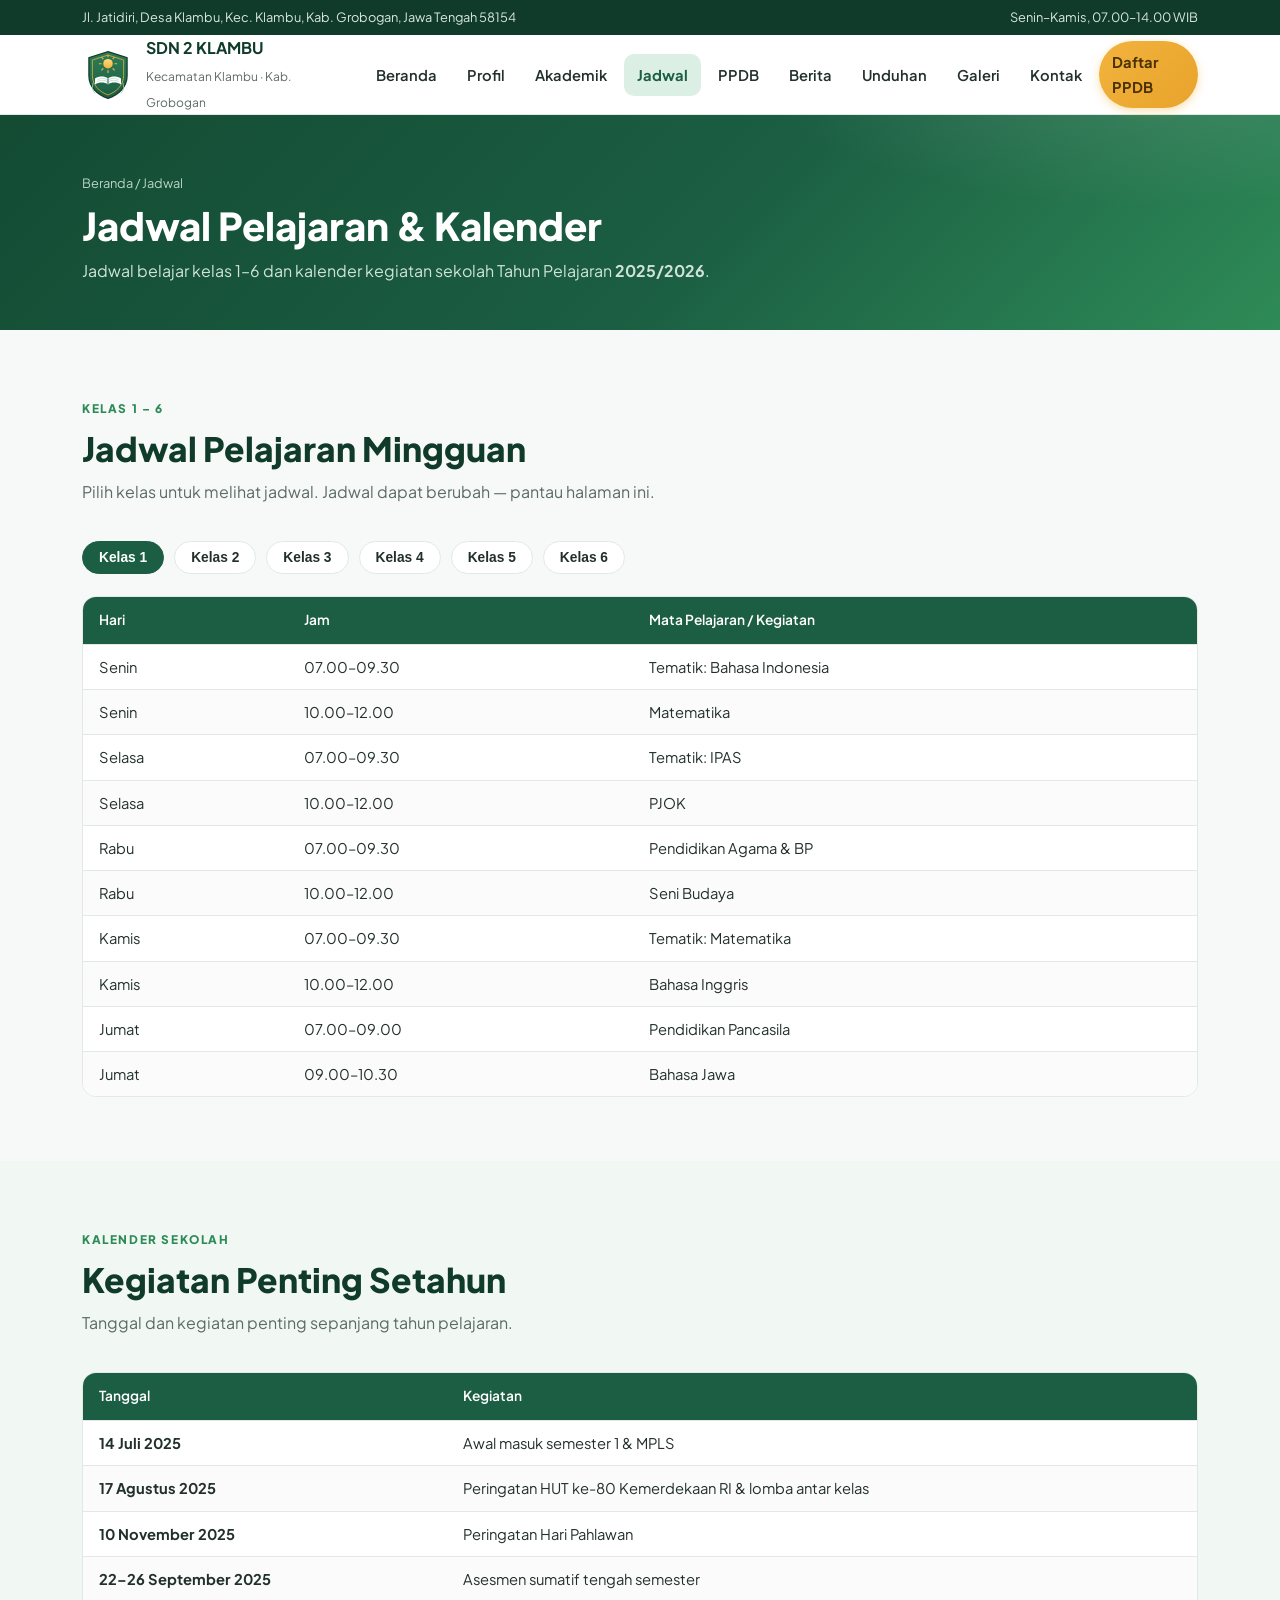
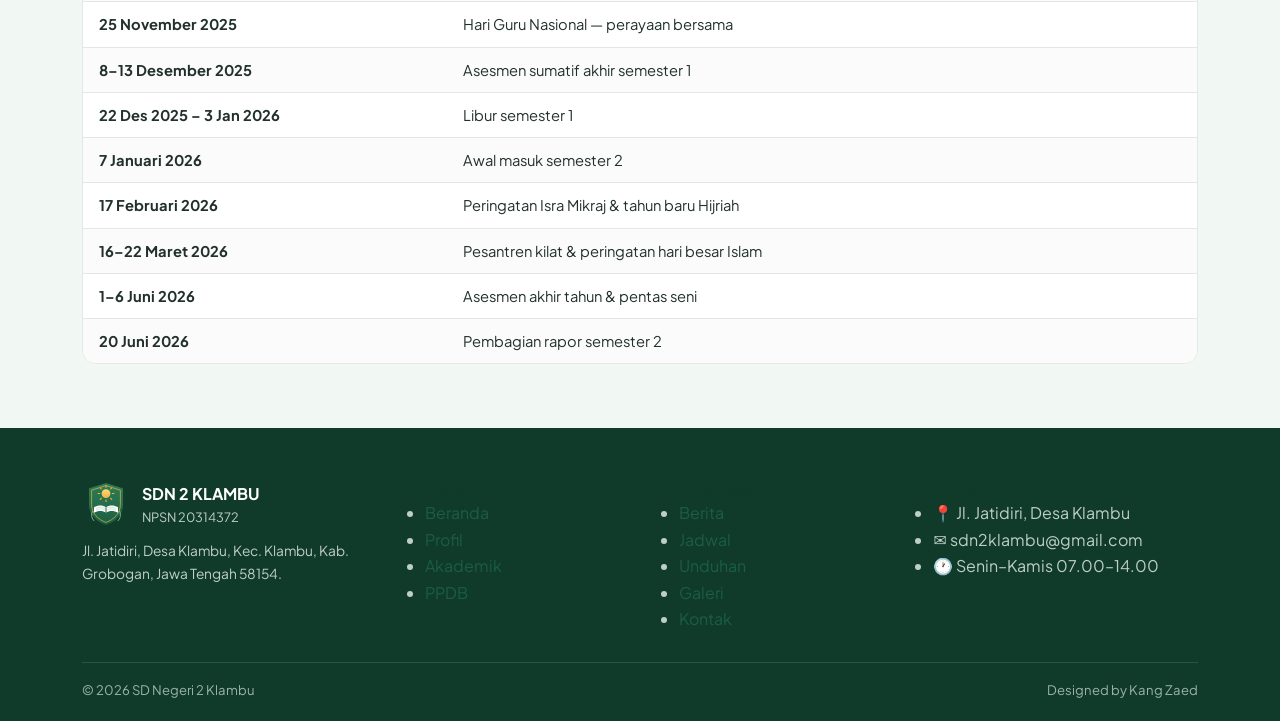
<file: jadwal.html>
<!DOCTYPE html>
<html lang="id">
<head>
<meta charset="UTF-8">
<meta name="viewport" content="width=device-width, initial-scale=1.0">
<title>Jadwal Pelajaran — SDN 2 Klambu</title>
<meta name="description" content="Jadwal pelajaran kelas 1–6 dan kalender sekolah SD Negeri 2 Klambu.">
<link rel="icon" type="image/svg+xml" href="assets/img/logo.svg">
<link rel="preconnect" href="https://fonts.googleapis.com">
<link rel="preconnect" href="https://fonts.gstatic.com" crossorigin>
<link href="https://fonts.googleapis.com/css2?family=Plus+Jakarta+Sans:ital,wght@0,400;0,500;0,600;0,700;0,800;1,400&display=swap" rel="stylesheet">
<link rel="stylesheet" href="css/style.css">
</head>
<body>

<div class="topbar">
  <div class="container">
    <span data-bind="kontak.alamat">📍 Jl. Jatidiri, Desa Klambu, Kec. Klambu, Kab. Grobogan 58154</span>
    <span data-bind="kontak.jam">🕐 Senin–Kamis 07.00–14.00 WIB</span>
  </div>
</div>

<header class="site">
  <div class="container nav-wrap">
    <a href="index.html" class="brand">
      <img src="assets/img/logo.svg" alt="Logo SDN 2 Klambu" style="width:52px;height:52px">
      <span>
        <strong style="display:block;color:var(--hijau-900)">SDN 2 KLAMBU</strong>
        <span style="font-size:.75rem;color:var(--mute)">Kecamatan Klambu · Kab. Grobogan</span>
      </span>
    </a>
    <nav class="menu" aria-label="Navigasi utama">
      <a href="index.html">Beranda</a>
      <a href="profil.html">Profil</a>
      <a href="akademik.html">Akademik</a>
      <a href="jadwal.html" class="active">Jadwal</a>
      <a href="ppdb.html">PPDB</a>
      <a href="berita.html">Berita</a>
      <a href="unduhan.html">Unduhan</a>
      <a href="galeri.html">Galeri</a>
      <a href="kontak.html">Kontak</a>
      <a href="ppdb.html" class="btn-ppdb">Daftar PPDB</a>
    </nav>
    <button class="burger" aria-label="Buka menu" aria-expanded="false">
      <span></span><span></span><span></span>
    </button>
  </div>
</header>

<section class="pagehead">
  <div class="container">
    <span class="crumbs"><a href="index.html">Beranda</a> / Jadwal</span>
    <h1>Jadwal Pelajaran &amp; Kalender</h1>
    <p>Jadwal belajar kelas 1–6 dan kalender kegiatan sekolah Tahun Pelajaran <b data-bind="pengaturan.tahunPelajaran">2025/2026</b>.</p>
  </div>
</section>

<!-- ===== Jadwal kelas ===== -->
<section class="block">
  <div class="container">
    <div class="section-head">
      <span class="eyebrow">Kelas 1 – 6</span>
      <h2>Jadwal Pelajaran Mingguan</h2>
      <p>Pilih kelas untuk melihat jadwal. Jadwal dapat berubah — pantau halaman ini.</p>
    </div>
    <div class="pill-row" id="kelas-tabs" style="margin-bottom:22px"></div>
    <div class="table-wrap">
      <table class="nice" id="tabel-jadwal">
        <thead><tr><th>Hari</th><th>Jam</th><th>Mata Pelajaran / Kegiatan</th></tr></thead>
        <tbody></tbody>
      </table>
    </div>
  </div>
</section>

<!-- ===== Kalender sekolah ===== -->
<section class="block" style="background:var(--hijau-50)">
  <div class="container">
    <div class="section-head">
      <span class="eyebrow">Kalender sekolah</span>
      <h2>Kegiatan Penting Setahun</h2>
      <p>Tanggal dan kegiatan penting sepanjang tahun pelajaran.</p>
    </div>
    <div class="table-wrap">
      <table class="nice">
        <thead><tr><th>Tanggal</th><th>Kegiatan</th></tr></thead>
        <tbody data-bind-container="kalender-sekolah"></tbody>
      </table>
    </div>
  </div>
</section>

<footer class="site">
  <div class="container">
    <div class="foot-grid">
      <div>
        <div style="display:flex;gap:12px;align-items:center;margin-bottom:12px">
          <img src="assets/img/logo.svg" alt="Logo" style="width:48px;height:48px;border-radius:10px">
          <div>
            <strong style="color:#fff">SDN 2 KLAMBU</strong>
            <div style="font-size:.8rem;color:#BFCFC8">NPSN 20314372</div>
          </div>
        </div>
        <p style="font-size:.86rem;color:#BFCFC8">Jl. Jatidiri, Desa Klambu, Kec. Klambu, Kab. Grobogan, Jawa Tengah 58154.</p>
      </div>
      <div>
        <h4>Tautan</h4>
        <ul>
          <li><a href="index.html">Beranda</a></li>
          <li><a href="profil.html">Profil</a></li>
          <li><a href="akademik.html">Akademik</a></li>
          <li><a href="ppdb.html">PPDB</a></li>
        </ul>
      </div>
      <div>
        <h4>Informasi</h4>
        <ul>
          <li><a href="berita.html">Berita</a></li>
          <li><a href="jadwal.html">Jadwal</a></li>
          <li><a href="unduhan.html">Unduhan</a></li>
          <li><a href="galeri.html">Galeri</a></li>
          <li><a href="kontak.html">Kontak</a></li>
        </ul>
      </div>
      <div>
        <h4>Kontak</h4>
        <ul>
          <li>📍 Jl. Jatidiri, Desa Klambu</li>
          <li>✉ sdn2klambu@gmail.com</li>
          <li>🕐 Senin–Kamis 07.00–14.00</li>
        </ul>
      </div>
    </div>
    <div class="foot-bottom">
      <span>© <span id="year">2025</span> SD Negeri 2 Klambu</span>
      <span>Designed by Kang Zaed</span>
    </div>
  </div>
</footer>

<script src="js/main.js"></script>
<script src="js/konten-publik.js"></script>
<script>
// Tab kelas 1-6: ambil dari DATA global yang diisi loader
document.addEventListener("konten:muat", (e) => {
  const data = e.detail;
  const jadwal = data.jadwal || {};
  const tabs = document.getElementById("kelas-tabs");
  const tbody = document.querySelector("#tabel-jadwal tbody");
  if (!tabs || !tbody) return;
  tabs.replaceChildren();
  Object.keys(jadwal).sort().forEach(k => {
    const b = document.createElement("button");
    b.className = "pill";
    b.type = "button";
    b.textContent = "Kelas " + k;
    b.style.cursor = "pointer";
    b.addEventListener("click", () => {
      tabs.querySelectorAll(".pill").forEach(x => { x.style.background = "#fff"; x.style.color = "inherit"; x.style.borderColor = "var(--line)"; });
      b.style.background = "var(--hijau-800)"; b.style.color = "#fff"; b.style.borderColor = "var(--hijau-800)";
      tbody.replaceChildren();
      (jadwal[k] || []).forEach(r => {
        const tr = document.createElement("tr");
        [r.h, r.j, r.k].forEach(v => {
          const td = document.createElement("td");
          td.textContent = v || "";
          td.style.padding = "10px 16px";
          tr.append(td);
        });
        tbody.append(tr);
      });
    });
    tabs.append(b);
  });
  // tampilkan kelas 1 default
  if (tabs.firstChild) tabs.firstChild.click();
});
</script>
</body>
</html>
</file>
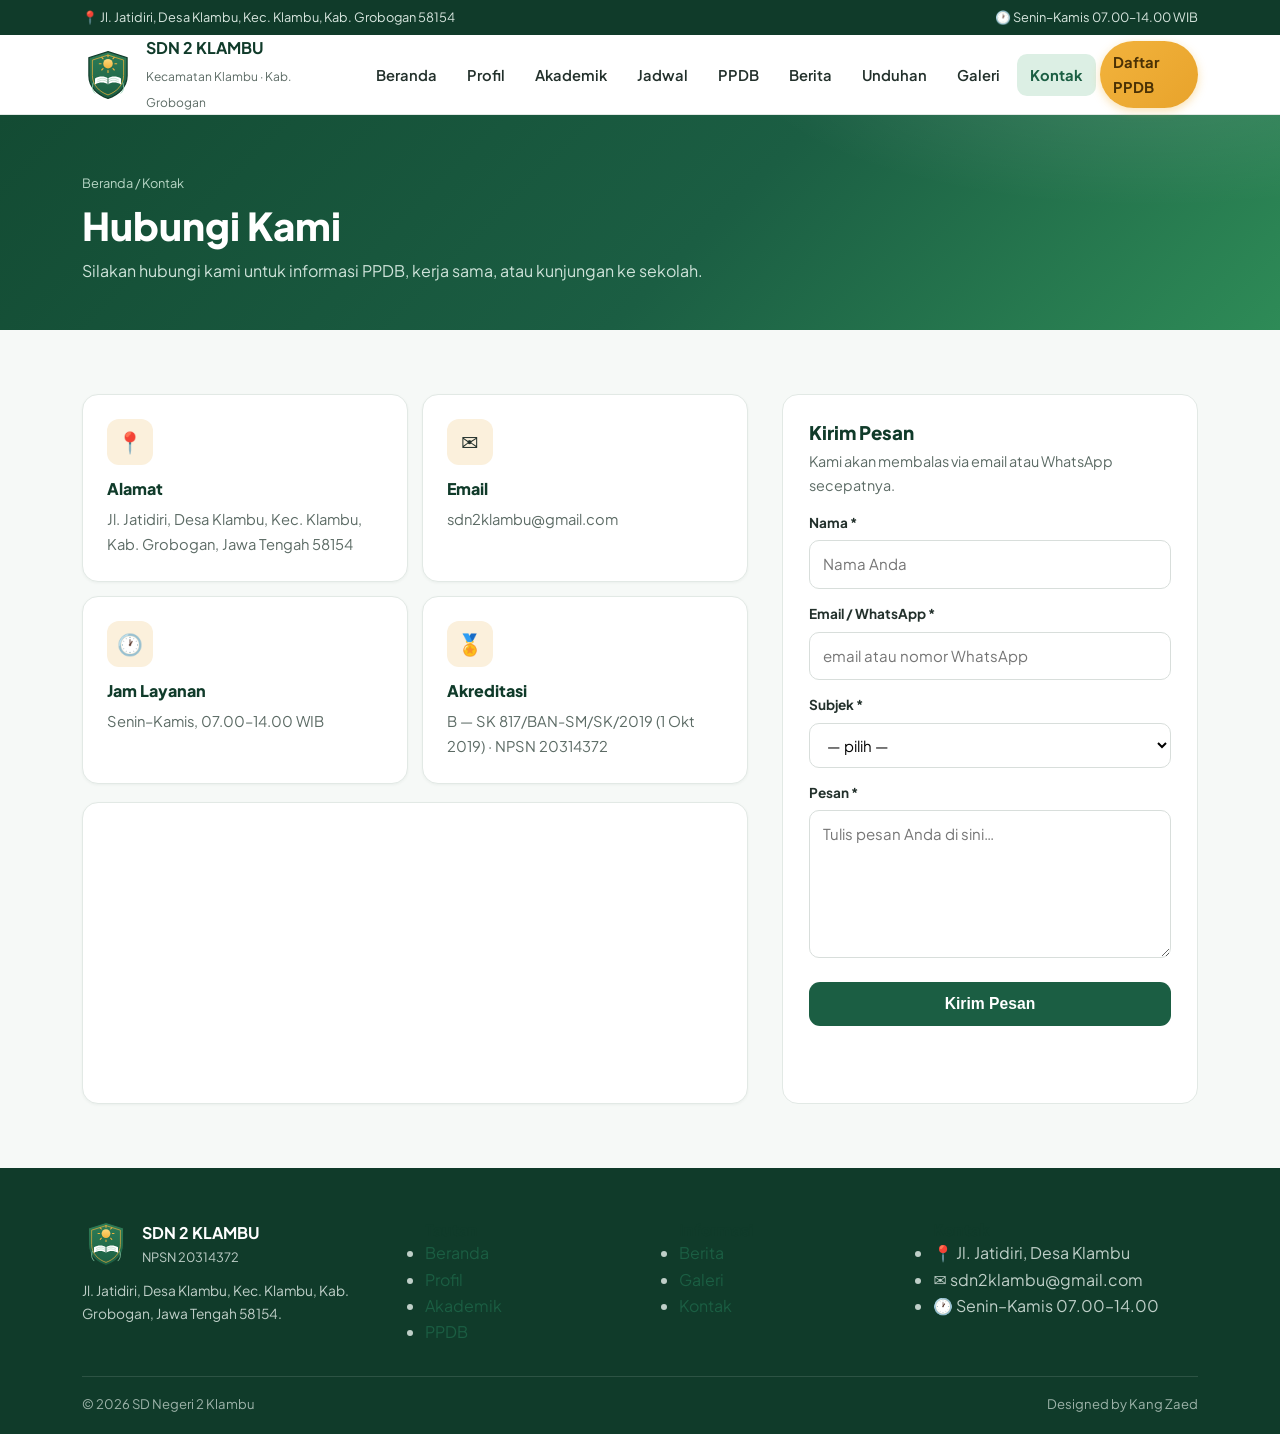
<file: kontak.html>
<!DOCTYPE html>
<html lang="id">
<head>
<meta charset="UTF-8">
<meta name="viewport" content="width=device-width, initial-scale=1.0">
<title>Kontak — SDN 2 Klambu</title>
<meta name="description" content="Kontak dan lokasi SD Negeri 2 Klambu: alamat, email, jam layanan, peta, dan formulir pesan.">
<link rel="icon" type="image/svg+xml" href="assets/img/logo.svg">
<link rel="preconnect" href="https://fonts.googleapis.com">
<link rel="preconnect" href="https://fonts.gstatic.com" crossorigin>
<link href="https://fonts.googleapis.com/css2?family=Plus+Jakarta+Sans:ital,wght@0,400;0,500;0,600;0,700;0,800;1,400&display=swap" rel="stylesheet">
<link rel="stylesheet" href="css/style.css">
</head>
<body>

<!-- ===== Topbar ===== -->
<div class="topbar">
  <div class="container">
    <span>📍 Jl. Jatidiri, Desa Klambu, Kec. Klambu, Kab. Grobogan 58154</span>
    <span>🕐 Senin–Kamis 07.00–14.00 WIB</span>
  </div>
</div>

<!-- ===== Navbar ===== -->
<header class="site">
  <div class="container nav-wrap">
    <a href="index.html" class="brand">
      <img src="assets/img/logo.svg" alt="Logo SDN 2 Klambu" style="width:52px;height:52px">
      <span>
        <strong style="display:block;color:var(--hijau-900)">SDN 2 KLAMBU</strong>
        <span style="font-size:.75rem;color:var(--mute)">Kecamatan Klambu · Kab. Grobogan</span>
      </span>
    </a>
    <nav class="menu" aria-label="Navigasi utama">
      <a href="index.html">Beranda</a>
      <a href="profil.html">Profil</a>
      <a href="akademik.html">Akademik</a>
      <a href="jadwal.html">Jadwal</a>
      <a href="ppdb.html">PPDB</a>
      <a href="berita.html">Berita</a>
      <a href="unduhan.html">Unduhan</a>
      <a href="galeri.html">Galeri</a>
      <a href="kontak.html" class="active">Kontak</a>
      <a href="ppdb.html" class="btn-ppdb">Daftar PPDB</a>
    </nav>
    <button class="burger" aria-label="Buka menu" aria-expanded="false">
      <span></span><span></span><span></span>
    </button>
  </div>
</header>

<!-- ===== Page head ===== -->
<section class="pagehead">
  <div class="container">
    <span class="crumbs"><a href="index.html">Beranda</a> / Kontak</span>
    <h1>Hubungi Kami</h1>
    <p>Silakan hubungi kami untuk informasi PPDB, kerja sama, atau kunjungan ke sekolah.</p>
  </div>
</section>

<!-- ===== Info Kontak + Form ===== -->
<section class="block">
  <div class="container">
    <div class="two-col">
      <div>
        <div class="grid grid-2" style="gap:14px">
          <div class="card">
            <div class="ico gold" style="background:var(--emas-100)">📍</div>
            <h3 style="font-size:1rem">Alamat</h3>
            <p>Jl. Jatidiri, Desa Klambu, Kec. Klambu, Kab. Grobogan, Jawa Tengah 58154</p>
          </div>
          <div class="card">
            <div class="ico gold" style="background:var(--emas-100)">✉</div>
            <h3 style="font-size:1rem">Email</h3>
            <p>sdn2klambu@gmail.com</p>
          </div>
          <div class="card">
            <div class="ico gold" style="background:var(--emas-100)">🕐</div>
            <h3 style="font-size:1rem">Jam Layanan</h3>
            <p>Senin–Kamis, 07.00–14.00 WIB</p>
          </div>
          <div class="card">
            <div class="ico gold" style="background:var(--emas-100)">🏅</div>
            <h3 style="font-size:1rem">Akreditasi</h3>
            <p>B — SK 817/BAN-SM/SK/2019 (1 Okt 2019) · NPSN 20314372</p>
          </div>
        </div>

        <div class="card" style="margin-top:18px;padding:0;overflow:hidden">
          <iframe
            src="https://www.google.com/maps?q=SD+Negeri+2+Klambu,+Klambu,+Grobogan&output=embed"
            width="100%" height="300" style="border:0;display:block" loading="lazy"
            title="Peta lokasi SDN 2 Klambu" referrerpolicy="no-referrer-when-downgrade"></iframe>
        </div>
      </div>

      <div class="form-card">
        <h3 style="margin-bottom:6px">Kirim Pesan</h3>
        <p class="muted" style="font-size:.9rem;margin-bottom:8px">Kami akan membalas via email atau WhatsApp secepatnya.</p>
        <form id="form-kontak" novalidate>
          <label for="k-nama">Nama *</label>
          <input type="text" id="k-nama" required placeholder="Nama Anda">
          <label for="k-email">Email / WhatsApp *</label>
          <input type="text" id="k-email" required placeholder="email atau nomor WhatsApp">
          <label for="k-subjek">Subjek *</label>
          <select id="k-subjek" required>
            <option value="">— pilih —</option>
            <option>Informasi PPDB</option>
            <option>Kerja sama / Donasi</option>
            <option>Kritik &amp; saran</option>
            <option>Lainnya</option>
          </select>
          <label for="k-pesan">Pesan *</label>
          <textarea id="k-pesan" rows="5" required placeholder="Tulis pesan Anda di sini…"></textarea>
          <button type="submit" class="btn-submit">Kirim Pesan</button>
          <p id="kontak-msg" role="status" style="display:none;margin-top:12px;font-weight:700;color:var(--hijau-700);text-align:center">✓ Terima kasih! Pesan Anda terkirim (simulasi — akan terhubung ke email sekolah saat hosting).</p>
        </form>
      </div>
    </div>
  </div>
</section>

<!-- ===== Footer ===== -->
<footer class="site">
  <div class="container">
    <div class="foot-grid">
      <div>
        <div style="display:flex;gap:12px;align-items:center;margin-bottom:12px">
          <img src="assets/img/logo.svg" alt="Logo" style="width:48px;height:48px;border-radius:10px">
          <div>
            <strong style="color:#fff">SDN 2 KLAMBU</strong>
            <div style="font-size:.8rem;color:#BFCFC8">NPSN 20314372</div>
          </div>
        </div>
        <p style="font-size:.86rem;color:#BFCFC8">Jl. Jatidiri, Desa Klambu, Kec. Klambu, Kab. Grobogan, Jawa Tengah 58154.</p>
      </div>
      <div>
        <h4>Tautan</h4>
        <ul>
          <li><a href="index.html">Beranda</a></li>
          <li><a href="profil.html">Profil</a></li>
          <li><a href="akademik.html">Akademik</a></li>
          <li><a href="ppdb.html">PPDB</a></li>
        </ul>
      </div>
      <div>
        <h4>Informasi</h4>
        <ul>
          <li><a href="berita.html">Berita</a></li>
          <li><a href="galeri.html">Galeri</a></li>
          <li><a href="kontak.html">Kontak</a></li>
        </ul>
      </div>
      <div>
        <h4>Kontak</h4>
        <ul>
          <li>📍 Jl. Jatidiri, Desa Klambu</li>
          <li>✉ sdn2klambu@gmail.com</li>
          <li>🕐 Senin–Kamis 07.00–14.00</li>
        </ul>
      </div>
    </div>
    <div class="foot-bottom">
      <span>© <span id="year">2025</span> SD Negeri 2 Klambu</span>
      <span>Designed by Kang Zaed</span>
    </div>
  </div>
</footer>

<script src="js/main.js"></script>
<script src="js/main.js"></script>
<script src="js/konten-publik.js"></script>
<script>
// simulasi submit kontak
document.getElementById('form-kontak').addEventListener('submit', function (e) {
  e.preventDefault();
  if (!this.checkValidity()) { this.reportValidity(); return; }
  document.getElementById('kontak-msg').style.display = 'block';
  this.querySelector('.btn-submit').textContent = '✓ Terkirim';
  this.querySelectorAll('input,select,textarea').forEach(el => el.value = '');
});
</script>
</body>
</html>
</file>
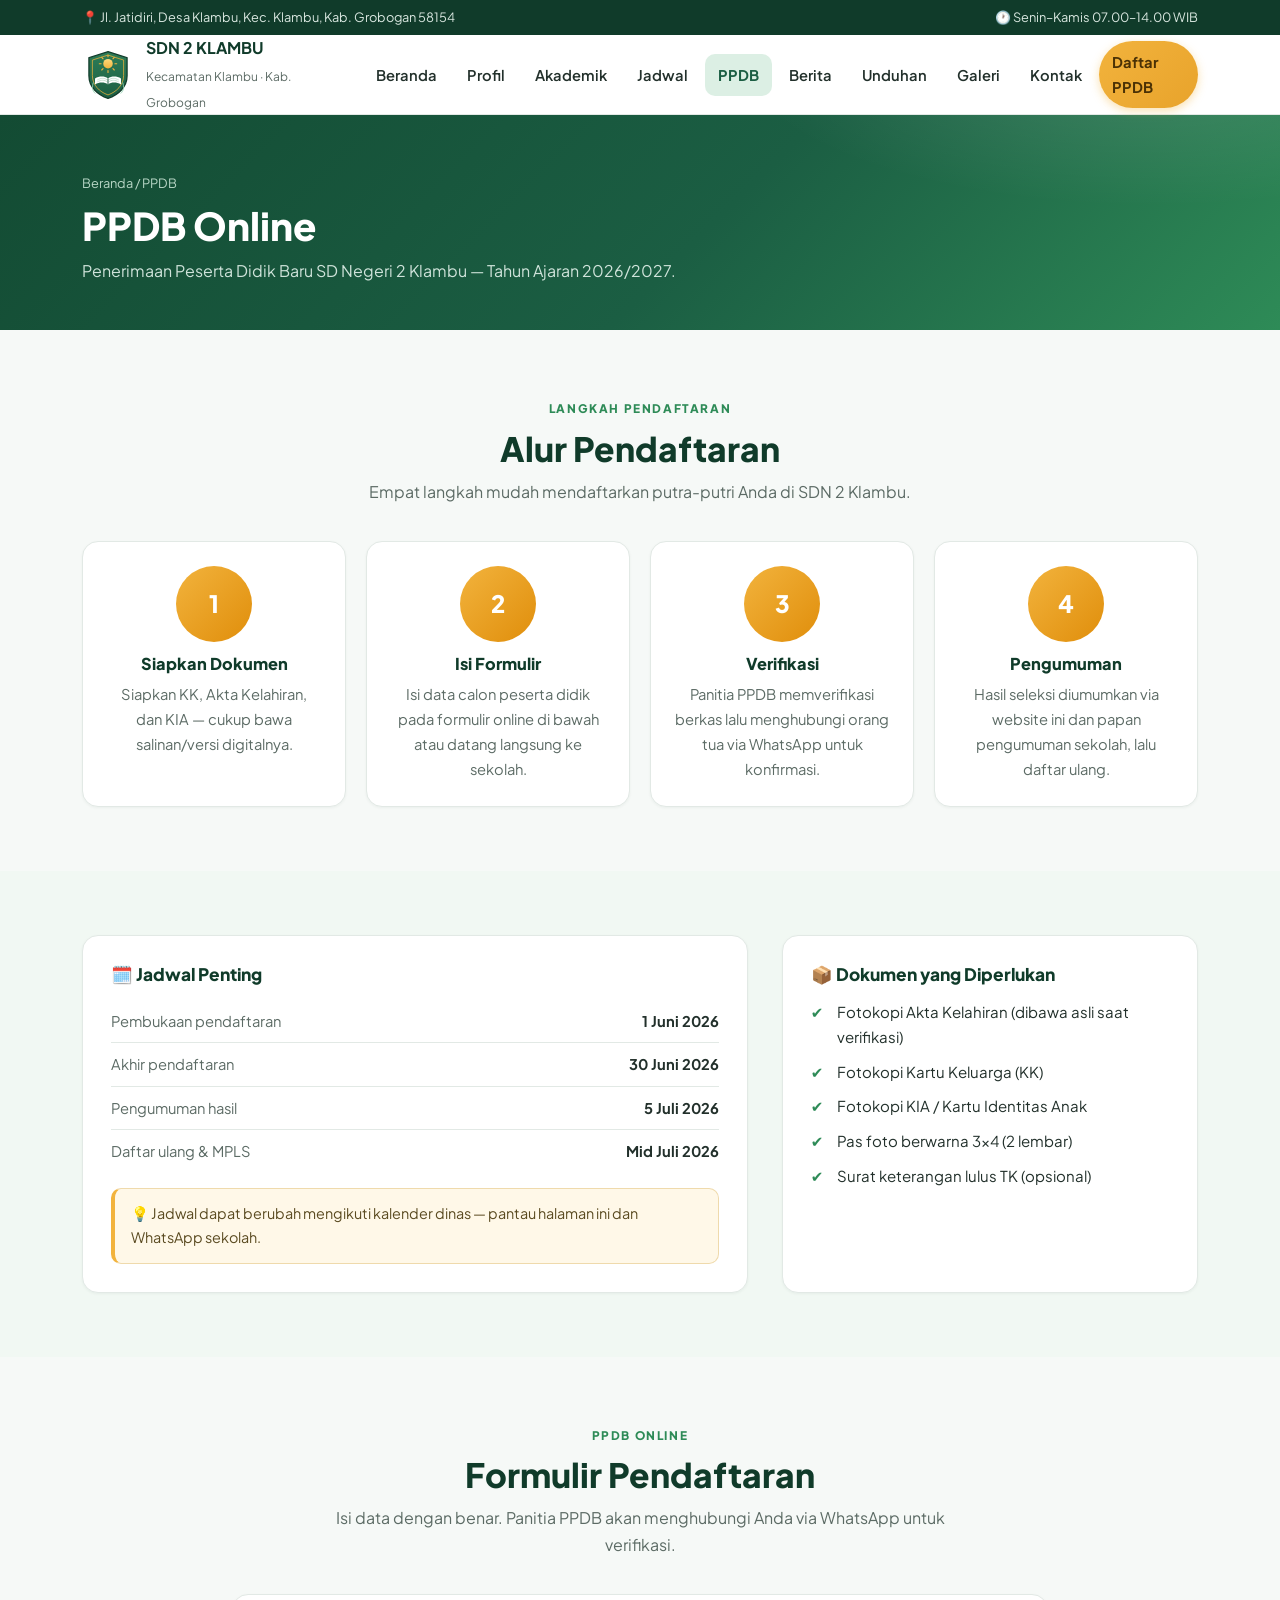
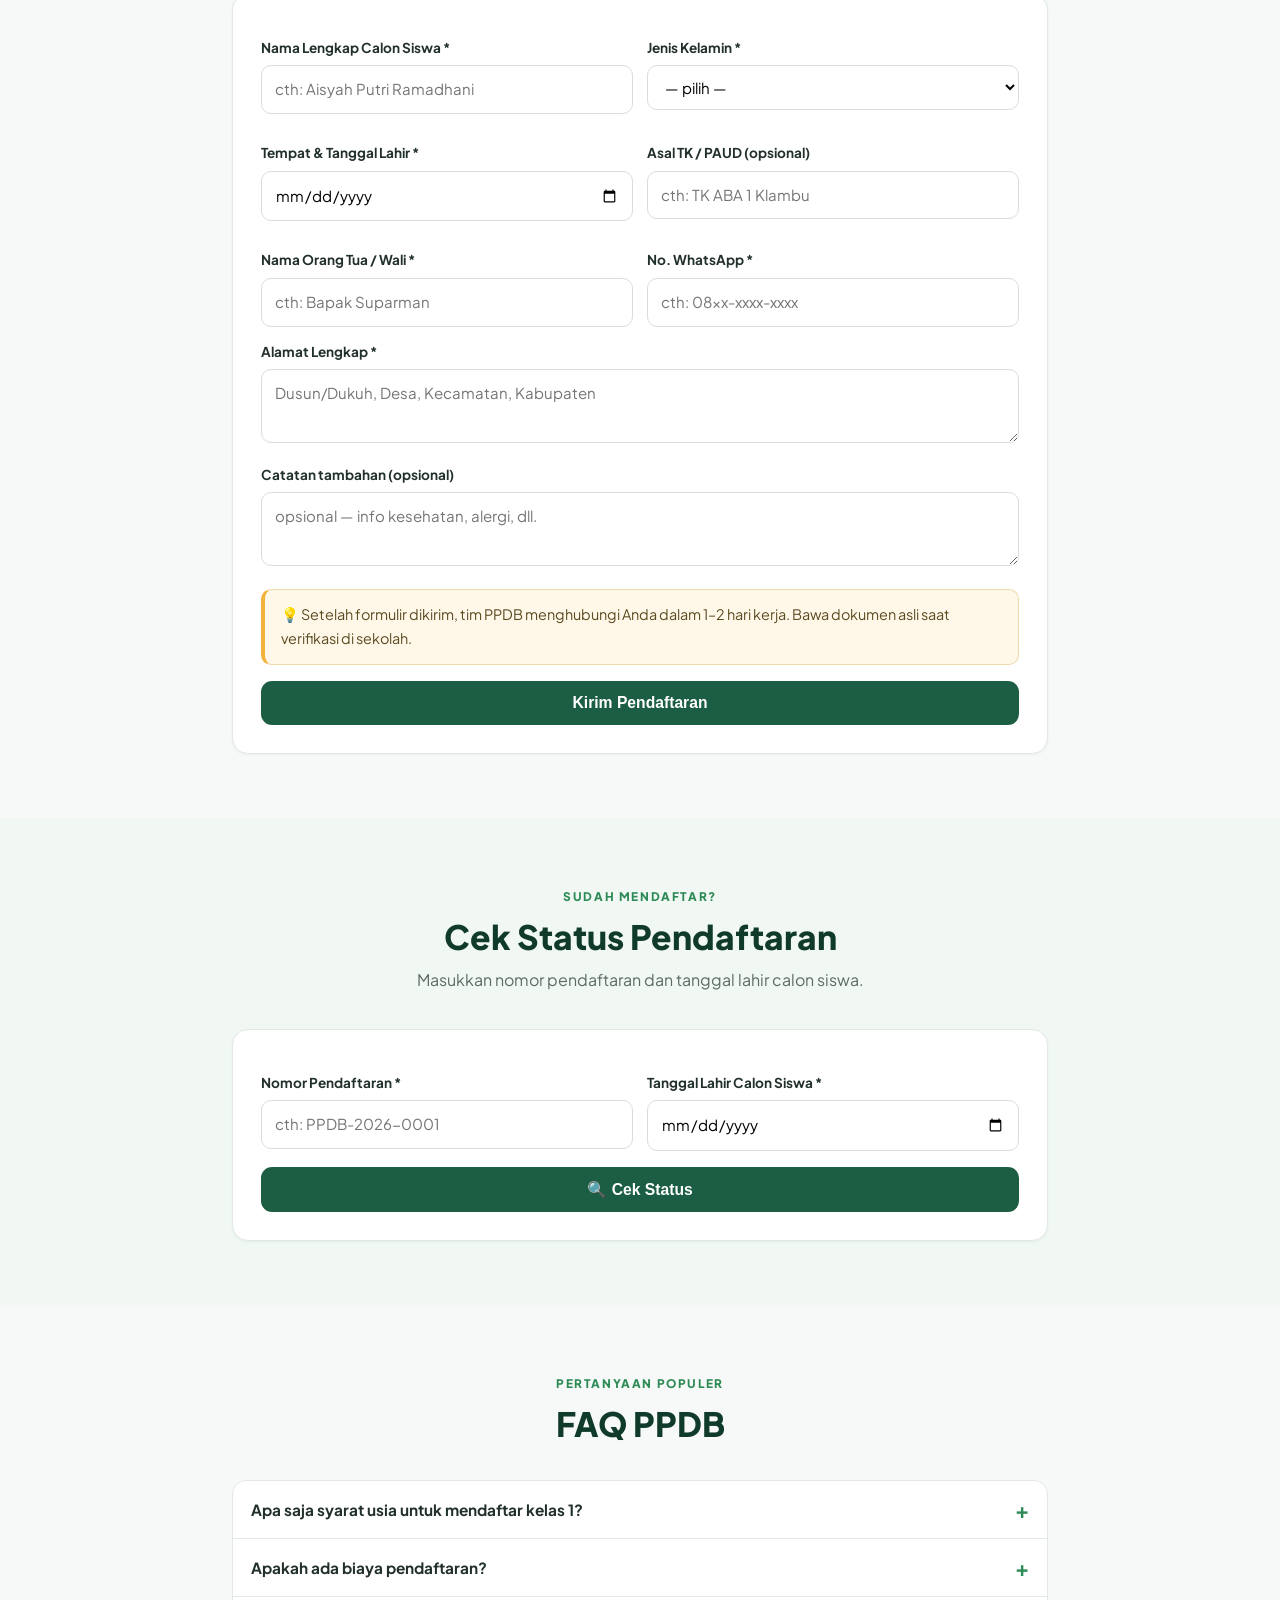
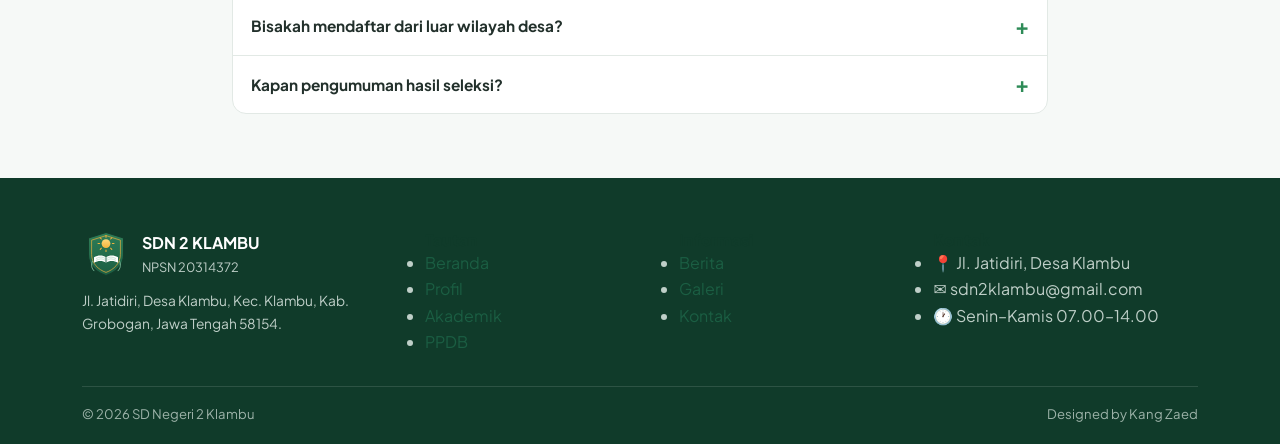
<file: ppdb.html>
<!DOCTYPE html>
<html lang="id">
<head>
<meta charset="UTF-8">
<meta name="viewport" content="width=device-width, initial-scale=1.0">
<title>PPDB — SDN 2 Klambu</title>
<meta name="description" content="Informasi Penerimaan Peserta Didik Baru (PPDB) SD Negeri 2 Klambu: jadwal, syarat, alur pendaftaran, formulir online, dan FAQ.">
<link rel="icon" type="image/svg+xml" href="assets/img/logo.svg">
<link rel="preconnect" href="https://fonts.googleapis.com">
<link rel="preconnect" href="https://fonts.gstatic.com" crossorigin>
<link href="https://fonts.googleapis.com/css2?family=Plus+Jakarta+Sans:ital,wght@0,400;0,500;0,600;0,700;0,800;1,400&display=swap" rel="stylesheet">
<link rel="stylesheet" PPDB" href="css/style.css">
</head>
<body>

<!-- ===== Topbar ===== -->
<div class="topbar">
  <div class="container">
    <span>📍 Jl. Jatidiri, Desa Klambu, Kec. Klambu, Kab. Grobogan 58154</span>
    <span>🕐 Senin–Kamis 07.00–14.00 WIB</span>
  </div>
</div>

<!-- ===== Navbar ===== -->
<header class="site">
  <div class="container nav-wrap">
    <a href="index.html" class="brand">
      <img src="assets/img/logo.svg" alt="Logo SDN 2 Klambu" style="width:52px;height:52px">
      <span>
        <strong style="display:block;color:var(--hijau-900)">SDN 2 KLAMBU</strong>
        <span style="font-size:.75rem;color:var(--mute)">Kecamatan Klambu · Kab. Grobogan</span>
      </span>
    </a>
    <nav class="menu" aria-label="Navigasi utama">
      <a href="index.html">Beranda</a>
      <a href="profil.html">Profil</a>
      <a href="akademik.html">Akademik</a>
      <a href="jadwal.html">Jadwal</a>
      <a href="ppdb.html" class="active">PPDB</a>
      <a href="berita.html">Berita</a>
      <a href="unduhan.html">Unduhan</a>
      <a href="galeri.html">Galeri</a>
      <a href="kontak.html">Kontak</a>
      <a href="ppdb.html" class="btn-ppdb">Daftar PPDB</a>
    </nav>
    <button class="burger" aria-label="Buka menu" aria-expanded="false">
      <span></span><span></span><span></span>
    </button>
  </div>
</header>

<!-- ===== Page head ===== -->
<section class="pagehead">
  <div class="container">
    <span class="crumbs"><a href="index.html">Beranda</a> / PPDB</span>
    <h1>PPDB Online</h1>
    <p>Penerimaan Peserta Didik Baru SD Negeri 2 Klambu — Tahun Ajaran 2026/2027.</p>
  </div>
</section>

<!-- ===== Alur PPDB ===== -->
<section class="block">
  <div class="container">
    <div class="section-head center" style="text-align:center">
      <span class="eyebrow">Langkah pendaftaran</span>
      <h2>Alur Pendaftaran</h2>
      <p>Empat langkah mudah mendaftarkan putra-putri Anda di SDN 2 Klambu.</p>
    </div>
    <div class="grid grid-4">
      <div class="card center">
        <div class="avatar-ph" style="margin:0 auto 12px;background:linear-gradient(135deg,#F2B33D,#E08E0B)">1</div>
        <h3 style="font-size:1.02rem">Siapkan Dokumen</h3>
        <p>Siapkan KK, Akta Kelahiran, dan KIA — cukup bawa salinan/versi digitalnya.</p>
      </div>
      <div class="card center">
        <div class="avatar-ph" style="margin:0 auto 12px;background:linear-gradient(135deg,#F2B33D,#E08E0B)">2</div>
        <h3 style="font-size:1.02rem">Isi Formulir</h3>
        <p>Isi data calon peserta didik pada formulir online di bawah atau datang langsung ke sekolah.</p>
      </div>
      <div class="card center">
        <div class="avatar-ph" style="margin:0 auto 12px;background:linear-gradient(135deg,#F2B33D,#E08E0B)">3</div>
        <h3 style="font-size:1.02rem">Verifikasi</h3>
        <p>Panitia PPDB memverifikasi berkas lalu menghubungi orang tua via WhatsApp untuk konfirmasi.</p>
      </div>
      <div class="card center">
        <div class="avatar-ph" style="margin:0 auto 12px;background:linear-gradient(135deg,#F2B33D,#E08E0B)">4</div>
        <h3 style="font-size:1.02rem">Pengumuman</h3>
        <p>Hasil seleksi diumumkan via website ini dan papan pengumuman sekolah, lalu daftar ulang.</p>
      </div>
    </div>
  </div>
</section>

<!-- ===== Jadwal & Dokumen ===== -->
<section class="block" style="background:var(--hijau-50)">
  <div class="container">
    <div class="two-col">
      <div class="card" style="padding:28px">
        <h3 style="margin-bottom:14px">🗓️ Jadwal Penting</h3>
        <table style="width:100%;font-size:.92rem;border-collapse:collapse">
          <tbody>
            <tr>
              <td style="padding:9px 0;color:var(--mute);border-bottom:1px solid var(--line)">Pembukaan pendaftaran</td>
              <td style="padding:9px 0;font-weight:700;border-bottom:1px solid var(--line);text-align:right">1 Juni 2026</td>
            </tr>
            <tr>
              <td style="padding:9px 0;color:var(--mute);border-bottom:1px solid var(--line)">Akhir pendaftaran</td>
              <td style="padding:9px 0;font-weight:700;border-bottom:1px solid var(--line);text-align:right">30 Juni 2026</td>
            </tr>
            <tr>
              <td style="padding:9px 0;color:var(--mute);border-bottom:1px solid var(--line)">Pengumuman hasil</td>
              <td style="padding:9px 0;font-weight:700;border-bottom:1px solid var(--line);text-align:right">5 Juli 2026</td>
            </tr>
            <tr>
              <td style="padding:9px 0;color:var(--mute)">Daftar ulang &amp; MPLS</td>
              <td style="padding:9px 0;font-weight:700;text-align:right">Mid Juli 2026</td>
            </tr>
          </tbody>
        </table>
        <div class="note" style="margin-top:16px">💡 Jadwal dapat berubah mengikuti kalender dinas — pantau halaman ini dan WhatsApp sekolah.</div>
      </div>
      <div class="card" style="padding:28px">
        <h3 style="margin-bottom:14px">📦 Dokumen yang Diperlukan</h3>
        <ul class="check-list" style="margin-top:12px">
          <li>Fotokopi Akta Kelahiran (dibawa asli saat verifikasi)</li>
          <li>Fotokopi Kartu Keluarga (KK)</li>
          <li>Fotokopi KIA / Kartu Identitas Anak</li>
          <li>Pas foto berwarna 3×4 (2 lembar)</li>
          <li>Surat keterangan lulus TK (opsional)</li>
        </ul>
      </div>
    </div>
  </div>
</section>

<!-- ===== Form Pendaftaran ===== -->
<section class="block" data-ppdb-gate>
  <div class="container" style="max-width:860px">
    <div class="section-head center" style="text-align:center">
      <span class="eyebrow">PPDB Online</span>
      <h2>Formulir Pendaftaran</h2>
      <p>Isi data dengan benar. Panitia PPDB akan menghubungi Anda via WhatsApp untuk verifikasi.</p>
    </div>
    <div class="card" style="padding:28px">
      <form id="form-ppdb" novalidate>
        <div class="grid grid-2" style="gap:14px">
          <div>
            <label for="pp-nama">Nama Lengkap Calon Siswa *</label>
            <input type="text" id="pp-nama" name="nama" required placeholder="cth: Aisyah Putri Ramadhani">
          </div>
          <div>
            <label for="pp-jk">Jenis Kelamin *</label>
            <select id="pp-jk" name="jk" required>
              <option value="">— pilih —</option>
              <option>Laki-laki</option>
              <option>Perempuan</option>
            </select>
          </div>
          <div>
            <label for="pp-ttl">Tempat &amp; Tanggal Lahir *</label>
            <input type="date" id="pp-ttl" name="ttl" required>
          </div>
          <div>
            <label for="pp-asal">Asal TK / PAUD (opsional)</label>
            <input type="text" id="pp-asal" name="asal" placeholder="cth: TK ABA 1 Klambu">
          </div>
          <div>
            <label for="pp-ortu">Nama Orang Tua / Wali *</label>
            <input type="text" id="pp-ortu" name="ortu" required placeholder="cth: Bapak Suparman">
          </div>
          <div>
            <label for="pp-wa">No. WhatsApp *</label>
            <input type="tel" id="pp-wa" name="wa" required placeholder="cth: 08xx-xxxx-xxxx">
          </div>
        </div>
        <div style="margin-top:14px">
          <label for="pp-alamat">Alamat Lengkap *</label>
          <textarea id="pp-alamat" name="alamat" rows="2" required placeholder="Dusun/Dukuh, Desa, Kecamatan, Kabupaten"></textarea>
        </div>
        <div style="margin-top:14px">
          <label for="pp-catatan">Catatan tambahan (opsional)</label>
          <textarea id="pp-catatan" name="catatan" rows="2" placeholder="opsional — info kesehatan, alergi, dll."></textarea>
        </div>
        <div class="note" style="margin-top:16px">
          💡 Setelah formulir dikirim, tim PPDB menghubungi Anda dalam 1–2 hari kerja. Bawa dokumen asli saat verifikasi di sekolah.
        </div>
        <button type="submit" class="btn-submit">Kirim Pendaftaran</button>
        <p id="ppdb-msg" role="status" style="display:none;margin-top:12px;font-weight:700;color:var(--hijau-700);text-align:center"></p>
      </form>
    </div>

    <!-- Bukti pendaftaran (keluar setelah submit) -->
    <div class="card" id="bukti" style="display:none;margin-top:22px;padding:32px" data-cetak-area>
      <div style="text-align:center;margin-bottom:18px">
        <img src="assets/img/logo.svg" alt="Logo" style="width:64px;height:64px;margin:0 auto 8px">
        <h3 style="margin:0">Bukti Pendaftaran PPDB</h3>
        <p class="muted" style="margin:2px 0 0;font-size:.9rem">SD Negeri 2 Klambu — NPSN 20314372</p>
      </div>
      <table style="width:100%;font-size:.94rem;border-collapse:collapse">
        <tbody>
          <tr><td style="padding:7px 0;color:var(--mute)">Nomor Pendaftaran</td><td style="text-align:right"><b id="bk-nomor" style="font-size:1.1rem;color:var(--hijau-800)">—</b></td></tr>
          <tr><td style="padding:7px 0;color:var(--mute)">Nama Calon Siswa</td><td style="text-align:right" id="bk-nama">—</td></tr>
          <tr><td style="padding:7px 0;color:var(--mute)">Jenis Kelamin</td><td style="text-align:right" id="bk-jk">—</td></tr>
          <tr><td style="padding:7px 0;color:var(--mute)">Tanggal Lahir</td><td style="text-align:right" id="bk-ttl">—</td></tr>
          <tr><td style="padding:7px 0;color:var(--mute)">Orang Tua / Wali</td><td style="text-align:right" id="bk-ortu">—</td></tr>
          <tr><td style="padding:7px 0;color:var(--mute)">No. WhatsApp</td><td style="text-align:right" id="bk-wa">—</td></tr>
          <tr><td style="padding:7px 0;color:var(--mute)">Status</td><td style="text-align:right" id="bk-status">Menunggu verifikasi</td></tr>
        </tbody>
      </table>
      <div class="note" style="margin-top:16px">📌 Simpan/Catat nomor pendaftaran Anda — dibutuhkan untuk <b>cek status</b>. Cetak atau simpan bukti ini sebagai tanda terima.</div>
      <button type="button" class="btn-submit" onclick="window.print()" style="background:var(--hijau-800)">🖨️ Cetak Bukti / Simpan PDF</button>
    </div>
  </div>
</section>

<!-- ===== PPDB Ditutup ===== -->
<section class="block" data-ppdb-tutup style="display:none">
  <div class="container" style="max-width:720px">
    <div class="card center" style="padding:48px 32px">
      <div style="font-size:3.4rem">🔔</div>
      <h2 style="margin:10px 0 8px">Pendaftaran Sedang Ditutup</h2>
      <p class="muted">Mohon maaf, formulir PPDB online sedang ditutup oleh panitia. Silakan pantau halaman ini atau hubungi sekolah untuk mengetahui jadwal pembukaan berikutnya.</p>
      <div style="margin-top:18px"><a class="btn btn-gold" href="kontak.html" style="background:var(--hijau-800);color:#fff">Hubungi Sekolah →</a></div>
    </div>
  </div>
</section>

<!-- ===== Cek Status ===== -->
<section class="block" style="background:var(--hijau-50)">
  <div class="container" style="max-width:860px">
    <div class="section-head center" style="text-align:center">
      <span class="eyebrow">Sudah mendaftar?</span>
      <h2>Cek Status Pendaftaran</h2>
      <p>Masukkan nomor pendaftaran dan tanggal lahir calon siswa.</p>
    </div>
    <div class="card" style="padding:28px">
      <form id="form-cek" novalidate>
        <div class="grid grid-2" style="gap:14px">
          <div>
            <label for="cek-nomor">Nomor Pendaftaran *</label>
            <input type="text" id="cek-nomor" required placeholder="cth: PPDB-2026-0001">
          </div>
          <div>
            <label for="cek-ttl">Tanggal Lahir Calon Siswa *</label>
            <input type="date" id="cek-ttl" required>
          </div>
        </div>
        <button type="submit" class="btn-submit">🔍 Cek Status</button>
        <p id="cek-msg" role="status" style="display:none;margin-top:14px;text-align:center;font-weight:700"></p>
        <div id="cek-hasil" style="display:none;margin-top:14px" data-cetak-area>
          <table style="width:100%;font-size:.94rem;border-collapse:collapse">
            <tbody>
              <tr><td style="padding:7px 0;color:var(--mute)">Nomor</td><td style="text-align:right" id="cs-nomor">—</td></tr>
              <tr><td style="padding:7px 0;color:var(--mute)">Nama</td><td style="text-align:right" id="cs-nama">—</td></tr>
              <tr><td style="padding:7px 0;color:var(--mute)">Orang Tua</td><td style="text-align:right" id="cs-ortu">—</td></tr>
              <tr><td style="padding:7px 0;color:var(--mute)">Status</td><td style="text-align:right" id="cs-status">—</td></tr>
            </tbody>
          </table>
          <button type="button" class="btn-submit" onclick="window.print()" style="background:var(--hijau-800)">🖨️ Cetak</button>
        </div>
      </form>
    </div>
  </div>
</section>

<!-- ===== FAQ ===== -->
<section class="block">
  <div class="container" style="max-width:860px">
    <div class="section-head center" style="text-align:center">
      <span class="eyebrow">Pertanyaan populer</span>
      <h2>FAQ PPDB</h2>
    </div>
    <div class="faq" data-bind-container="ppdb.faq">
    </div>
  </div>
</section>

<!-- ===== Footer ===== -->
<footer class="site">
  <div class="container">
    <div class="foot-grid">
      <div>
        <div style="display:flex;gap:12px;align-items:center;margin-bottom:12px">
          <img src="assets/img/logo.svg" alt="Logo" style="width:48px;height:48px;border-radius:10px">
          <div>
            <strong style="color:#fff">SDN 2 KLAMBU</strong>
            <div style="font-size:.8rem;color:#BFCFC8">NPSN 20314372</div>
          </div>
        </div>
        <p style="font-size:.86rem;color:#BFCFC8">Jl. Jatidiri, Desa Klambu, Kec. Klambu, Kab. Grobogan, Jawa Tengah 58154.</p>
      </div>
      <div>
        <h4>Tautan</h4>
        <ul>
          <li><a href="index.html">Beranda</a></li>
          <li><a href="profil.html">Profil</a></li>
          <li><a href="akademik.html">Akademik</a></li>
          <li><a href="ppdb.html">PPDB</a></li>
        </ul>
      </div>
      <div>
        <h4>Informasi</h4>
        <ul>
          <li><a href="berita.html">Berita</a></li>
          <li><a href="galeri.html">Galeri</a></li>
          <li><a href="kontak.html">Kontak</a></li>
        </ul>
      </div>
      <div>
        <h4>Kontak</h4>
        <ul>
          <li>📍 Jl. Jatidiri, Desa Klambu</li>
          <li>✉ sdn2klambu@gmail.com</li>
          <li>🕐 Senin–Kamis 07.00–14.00</li>
        </ul>
      </div>
    </div>
    <div class="foot-bottom">
      <span>© <span id="year">2025</span> SD Negeri 2 Klambu</span>
      <span>Designed by Kang Zaed</span>
    </div>
  </div>
</footer>

<script src="js/main.js"></script>
<script src="js/konten-publik.js"></script>
<script>
// ===== Logika form PPDB + cek status =====
const isLocal = location.hostname === "127.0.0.1" || location.hostname === "localhost";

// ---------- Form Pendaftaran ----------
document.getElementById("form-ppdb").addEventListener("submit", async function (e) {
  e.preventDefault();
  if (!this.checkValidity()) { this.reportValidity(); return; }
  const f = new FormData(this);
  const payload = {
    nama: f.get("nama"), jk: f.get("jk"), ttl: f.get("ttl"),
    asal: f.get("asal") || "", ortu: f.get("ortu"), wa: f.get("wa"),
    alamat: f.get("alamat"), catatan: f.get("catatan") || ""
  };
  try {
    if (!isLocal) {
      const r = await fetch("/api/konten?act=daftar", {
        method: "POST",
        headers: { "Content-Type": "application/json" },
        body: JSON.stringify(payload)
      });
      const j = await r.json();
      if (!r.ok) throw new Error(j.error || "Gagal mengirim.");
      tampilBukti(payload, j.nomor);
    } else {
      tampilBukti(payload, "PPDB-LOKAL-UJI");
    }
  } catch (err) {
    const msg = document.getElementById("ppdb-msg");
    msg.style.display = "block";
    msg.style.color = "#B42318";
    msg.textContent = "✗ " + err.message;
  }
});

function tampilBukti(p, nomor) {
  document.getElementById("bk-nomor").textContent = nomor;
  document.getElementById("bk-nama").textContent = p.nama;
  document.getElementById("bk-jk").textContent = p.jk;
  document.getElementById("bk-ttl").textContent = p.ttl;
  document.getElementById("bk-ortu").textContent = p.ortu;
  document.getElementById("bk-wa").textContent = p.wa;
  const bukti = document.getElementById("bukti");
  bukti.style.display = "block";
  bukti.scrollIntoView({ behavior: "smooth", block: "start" });
  const btn = document.querySelector("#form-ppdb .btn-submit");
  if (btn) { btn.textContent = "✓ Terkirim"; }
}

// ---------- Cek Status ----------
document.getElementById("form-cek").addEventListener("submit", async function (e) {
  e.preventDefault();
  if (!this.checkValidity()) { this.reportValidity(); return; }
  const nomor = document.getElementById("cek-nomor").value.trim();
  const ttl = document.getElementById("cek-ttl").value;
  const msg = document.getElementById("cek-msg");
  const hasil = document.getElementById("cek-hasil");
  msg.style.display = "block";
  msg.style.color = "var(--mute)";
  msg.textContent = "Mencari data…";
  hasil.style.display = "none";
  try {
    let p;
    if (!isLocal) {
      const r = await fetch("/api/konten?act=cek", {
        method: "POST",
        headers: { "Content-Type": "application/json" },
        body: JSON.stringify({ nomor, ttl })
      });
      const j = await r.json();
      if (!r.ok) throw new Error(j.error || "Tidak ditemukan.");
      p = j.p;
    } else {
      p = { nomor, nama: "MODE UJI (lokal)", ortu: "—", status: "Menunggu verifikasi" };
    }
    msg.style.display = "none";
    document.getElementById("cs-nomor").textContent = p.nomor;
    document.getElementById("cs-nama").textContent = p.nama;
    document.getElementById("cs-ortu").textContent = p.ortu;
    document.getElementById("cs-status").textContent = p.status;
    hasil.style.display = "block";
  } catch (err) {
    msg.style.color = "#B42318";
    msg.textContent = "✗ " + err.message;
  }
});
</script>
</body>
</html>
</file>
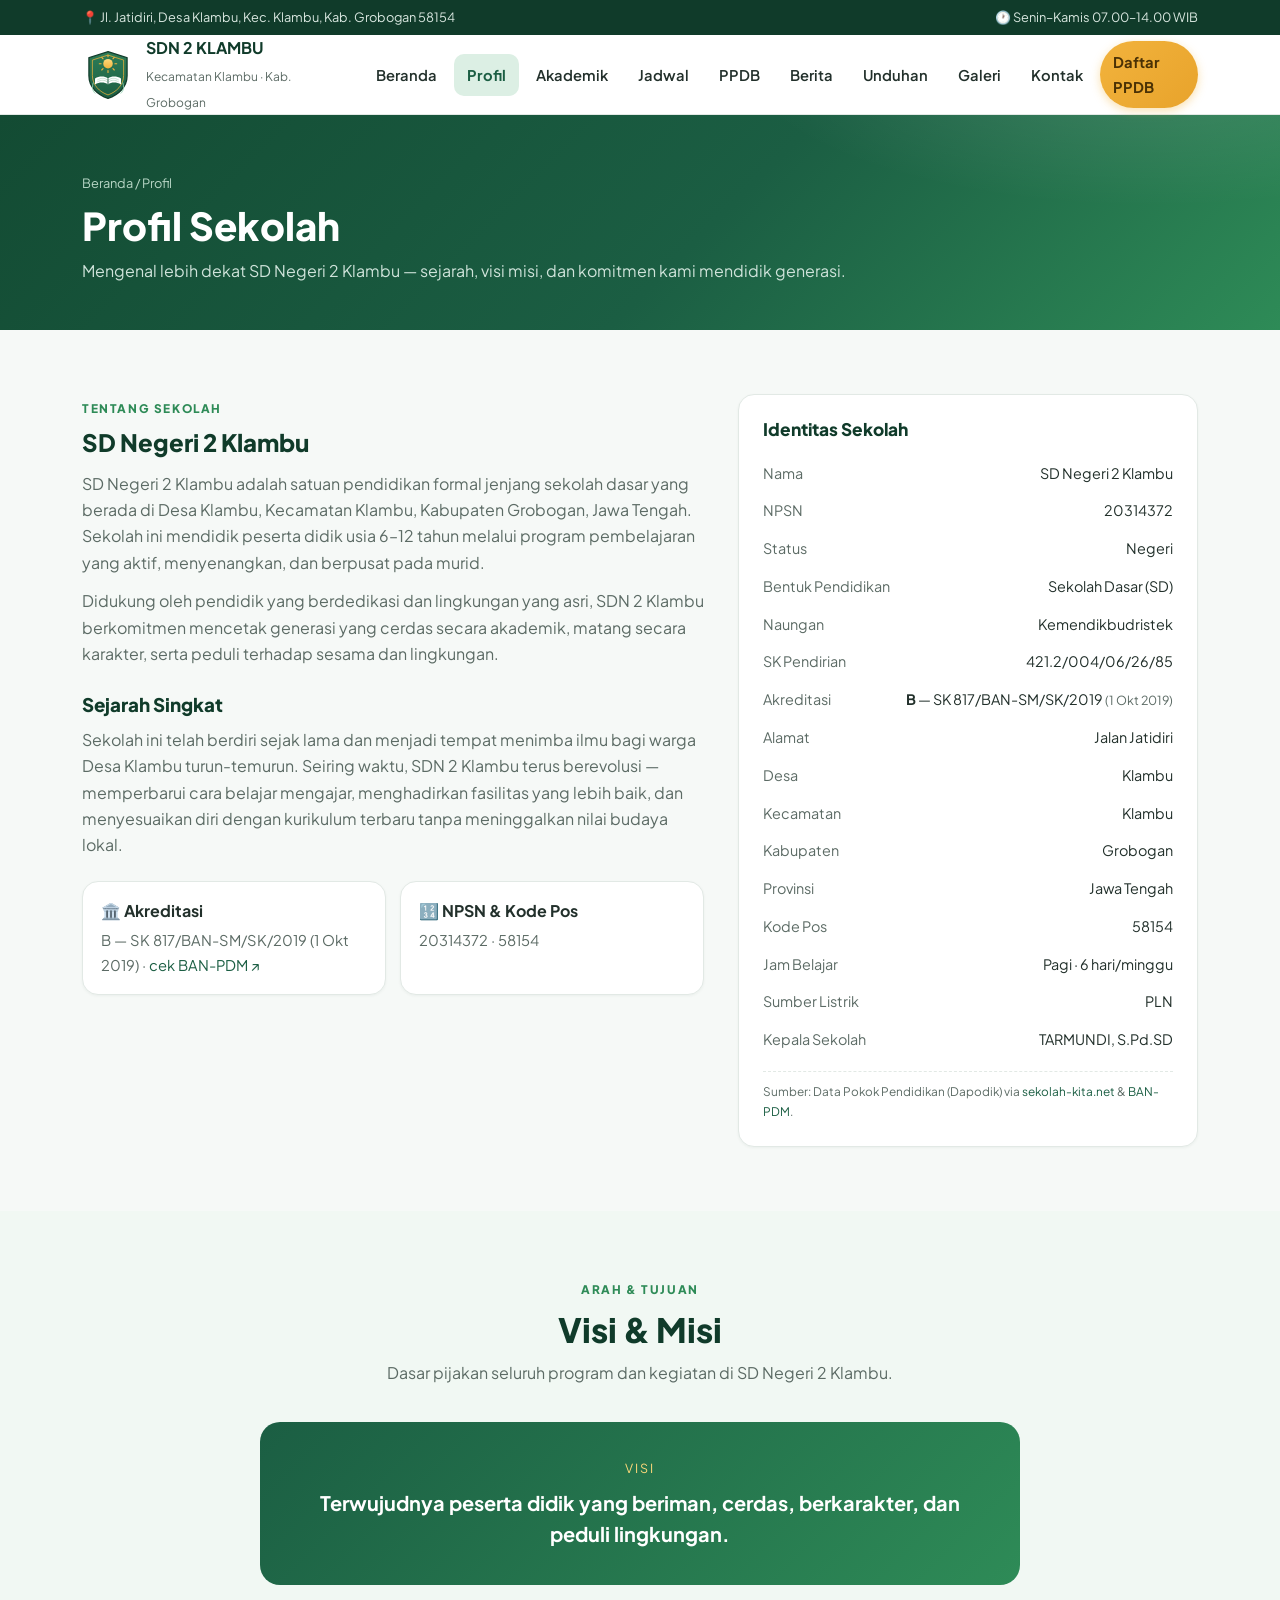
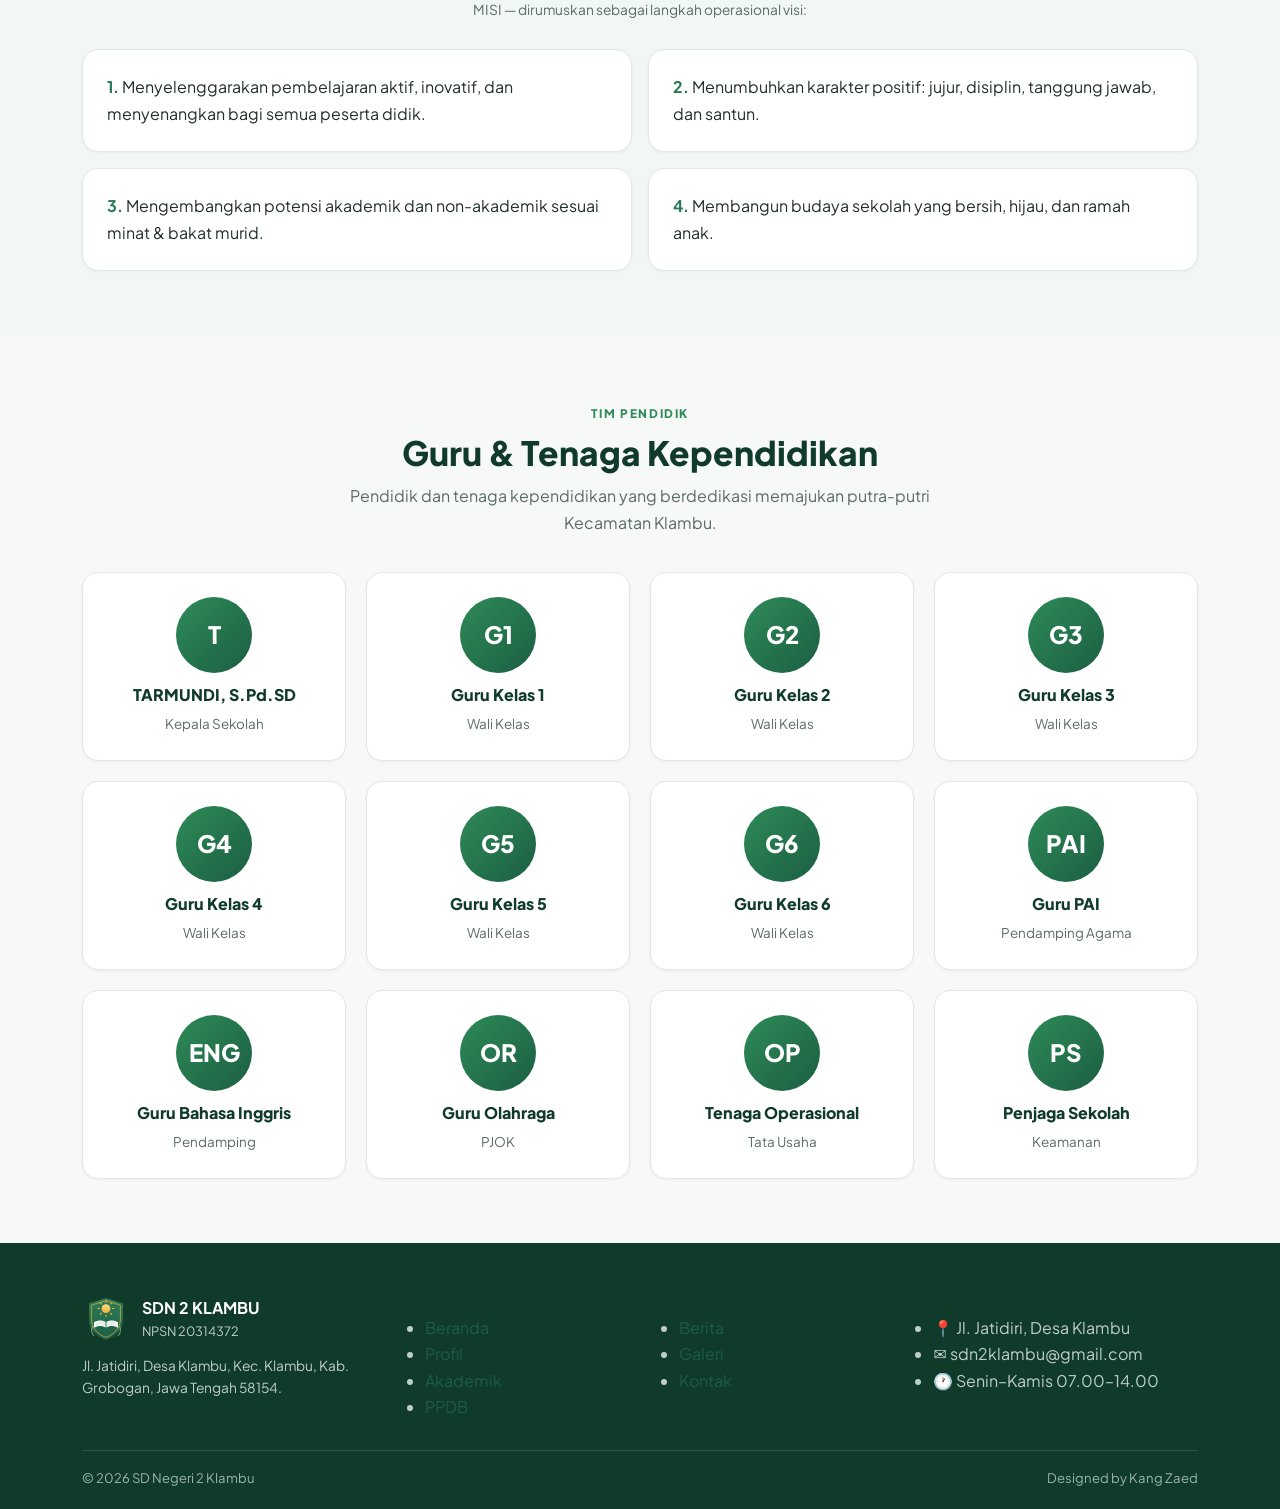
<file: profil.html>
<!DOCTYPE html>
<html lang="id">
<head>
<meta charset="UTF-8">
<meta name="viewport" content="width=device-width, initial-scale=1.0">
<title>Profil — SDN 2 Klambu</title>
<meta name="description" content="Profil SD Negeri 2 Klambu: visi, misi, sejarah, identitas sekolah, dan data guru & tenaga kependidikan.">
<link rel="icon" type="image/svg+xml" href="assets/img/logo.svg">
<link rel="preconnect" href="https://fonts.googleapis.com">
<link rel="preconnect" href="https://fonts.gstatic.com" crossorigin>
<link href="https://fonts.googleapis.com/css2?family=Plus+Jakarta+Sans:ital,wght@0,400;0,500;0,600;0,700;0,800;1,400&display=swap" rel="stylesheet">
<link rel="stylesheet" href="css/style.css">
</head>
<body>

<!-- ===== Topbar ===== -->
<div class="topbar">
  <div class="container">
    <span>📍 Jl. Jatidiri, Desa Klambu, Kec. Klambu, Kab. Grobogan 58154</span>
    <span>🕐 Senin–Kamis 07.00–14.00 WIB</span>
  </div>
</div>

<!-- ===== Navbar ===== -->
<header class="site">
  <div class="container nav-wrap">
    <a href="index.html" class="brand">
      <img src="assets/img/logo.svg" alt="Logo SDN 2 Klambu" style="width:52px;height:52px">
      <span>
        <strong style="display:block;color:var(--hijau-900)">SDN 2 KLAMBU</strong>
        <span style="font-size:.75rem;color:var(--mute)">Kecamatan Klambu · Kab. Grobogan</span>
      </span>
    </a>
    <nav class="menu" aria-label="Navigasi utama">
      <a href="index.html">Beranda</a>
      <a href="profil.html" class="active">Profil</a>
      <a href="akademik.html">Akademik</a>
      <a href="jadwal.html">Jadwal</a>
      <a href="ppdb.html">PPDB</a>
      <a href="berita.html">Berita</a>
      <a href="unduhan.html">Unduhan</a>
      <a href="galeri.html">Galeri</a>
      <a href="kontak.html">Kontak</a>
      <a href="ppdb.html" class="btn-ppdb">Daftar PPDB</a>
    </nav>
    <button class="burger" aria-label="Buka menu" aria-expanded="false">
      <span></span><span></span><span></span>
    </button>
  </div>
</header>

<!-- ===== Page head ===== -->
<section class="pagehead">
  <div class="container">
    <span class="crumbs"><a href="index.html">Beranda</a> / Profil</span>
    <h1>Profil Sekolah</h1>
    <p>Mengenal lebih dekat SD Negeri 2 Klambu — sejarah, visi misi, dan komitmen kami mendidik generasi.</p>
  </div>
</section>

<!-- ===== Tentang + Identitas ===== -->
<section class="block">
  <div class="container">
    <div class="split">
      <div>
        <span class="eyebrow">Tentang sekolah</span>
        <h2 style="margin-bottom:14px">SD Negeri 2 Klambu</h2>
        <p class="muted" data-bind="profilTeks.0">SD Negeri 2 Klambu adalah satuan pendidikan formal jenjang sekolah dasar yang berada di Desa Klambu, Kecamatan Klambu, Kabupaten Grobogan, Jawa Tengah. Sekolah ini mendidik peserta didik usia 6–12 tahun melalui program pembelajaran yang aktif, menyenangkan, dan berpusat pada murid.</p>
        <p class="muted" style="margin-top:12px" data-bind="profilTeks.1">Didukung oleh pendidik yang berdedikasi dan lingkungan yang asri, SDN 2 Klambu berkomitmen mencetak generasi yang cerdas secara akademik, matang secara karakter, serta peduli terhadap sesama dan lingkungan.</p>

        <h3 style="margin-top:26px;margin-bottom:10px">Sejarah Singkat</h3>
        <p class="muted" data-bind="sejarah">Sekolah ini telah berdiri sejak lama dan menjadi tempat menimba ilmu bagi warga Desa Klambu turun-temurun. Seiring waktu, SDN 2 Klambu terus berevolusi — memperbarui cara belajar mengajar, menghadirkan fasilitas yang lebih baik, dan menyesuaikan diri dengan kurikulum terbaru tanpa meninggalkan nilai budaya lokal.</p>

        <div class="grid grid-2" style="margin-top:22px;gap:14px">
          <div class="card" style="padding:16px 18px">
            <b>🏛️ Akreditasi</b>
            <p style="margin:4px 0 0;color:var(--mute)">B — SK 817/BAN-SM/SK/2019 (1 Okt 2019) · <a href="https://ban-pdm.id/satuanpendidikan/20314372" target="_blank" rel="noopener">cek BAN-PDM ↗</a></p>
          </div>
          <div class="card" style="padding:16px 18px">
            <b>🔢 NPSN &amp; Kode Pos</b>
            <p style="margin:4px 0 0;color:var(--mute)">20314372 · 58154</p>
          </div>
        </div>
      </div>

      <aside class="card" style="padding:24px;align-self:start">
        <h3 style="margin-bottom:14px">Identitas Sekolah</h3>
        <table style="width:100%;font-size:.9rem;border-collapse:collapse">
          <tbody>
            <tr><td style="padding:7px 0;color:var(--mute);white-space:nowrap">Nama</td><td style="text-align:right">SD Negeri 2 Klambu</td></tr>
            <tr><td style="padding:7px 0;color:var(--mute)">NPSN</td><td style="text-align:right">20314372</td></tr>
            <tr><td style="padding:7px 0;color:var(--mute)">Status</td><td style="text-align:right">Negeri</td></tr>
            <tr><td style="padding:7px 0;color:var(--mute)">Bentuk Pendidikan</td><td style="text-align:right">Sekolah Dasar (SD)</td></tr>
            <tr><td style="padding:7px 0;color:var(--mute)">Naungan</td><td style="text-align:right">Kemendikbudristek</td></tr>
            <tr><td style="padding:7px 0;color:var(--mute)">SK Pendirian</td><td style="text-align:right">421.2/004/06/26/85</td></tr>
            <tr><td style="padding:7px 0;color:var(--mute)">Akreditasi</td><td style="text-align:right"><b>B</b> — SK 817/BAN-SM/SK/2019 <span style="font-size:.78rem;color:var(--mute)">(1 Okt 2019)</span></td></tr>
            <tr><td style="padding:7px 0;color:var(--mute)">Alamat</td><td style="text-align:right">Jalan Jatidiri</td></tr>
            <tr><td style="padding:7px 0;color:var(--mute)">Desa</td><td style="text-align:right">Klambu</td></tr>
            <tr><td style="padding:7px 0;color:var(--mute)">Kecamatan</td><td style="text-align:right">Klambu</td></tr>
            <tr><td style="padding:7px 0;color:var(--mute)">Kabupaten</td><td style="text-align:right">Grobogan</td></tr>
            <tr><td style="padding:7px 0;color:var(--mute)">Provinsi</td><td style="text-align:right">Jawa Tengah</td></tr>
            <tr><td style="padding:7px 0;color:var(--mute)">Kode Pos</td><td style="text-align:right">58154</td></tr>
            <tr><td style="padding:7px 0;color:var(--mute)">Jam Belajar</td><td style="text-align:right">Pagi · 6 hari/minggu</td></tr>
            <tr><td style="padding:7px 0;color:var(--mute)">Sumber Listrik</td><td style="text-align:right">PLN</td></tr>
            <tr><td style="padding:7px 0;color:var(--mute)">Kepala Sekolah</td><td style="text-align:right">TARMUNDI, S.Pd.SD</td></tr>
          </tbody>
        </table>
        <p style="font-size:.74rem;color:var(--mute);margin-top:12px;border-top:1px dashed var(--line);padding-top:10px">
          Sumber: Data Pokok Pendidikan (Dapodik) via <a href="https://data.sekolah-kita.net/sekolah/sd%20negeri%202%20klambu_73760" target="_blank" rel="noopener">sekolah-kita.net</a> &amp; <a href="https://ban-pdm.id/satuanpendidikan/20314372" target="_blank" rel="noopener">BAN-PDM</a>.
        </p>
      </aside>
    </div>
  </div>
</section>

<!-- ===== Visi Misi ===== -->
<section class="block" style="background:var(--hijau-50)">
  <div class="container">
    <div class="section-head center" style="text-align:center">
      <span class="eyebrow">Arah &amp; tujuan</span>
      <h2>Visi &amp; Misi</h2>
      <p>Dasar pijakan seluruh program dan kegiatan di SD Negeri 2 Klambu.</p>
    </div>

    <div class="tint-deep" style="padding:36px;border-radius:20px;text-align:center;max-width:760px;margin:0 auto 14px">
      <p style="font-size:.78rem;letter-spacing:2px;color:#FFD97A;margin-bottom:8px">VISI</p>
      <p style="font-size:1.25rem;font-weight:700;line-height:1.55" data-bind="visi">"Terwujudnya peserta didik yang beriman, cerdas, berkarakter, dan peduli lingkungan."</p>
    </div>
    <p class="muted" style="text-align:center;font-size:.86rem;margin-bottom:28px">MISI — dirumuskan sebagai langkah operasional visi:</p>

    <div class="grid grid-2" style="gap:16px" data-bind-container="misi-list">
    </div>
  </div>
</section>

<!-- ===== Guru & Staf ===== -->
<section class="block">
  <div class="container">
    <div class="section-head center" style="text-align:center">
      <span class="eyebrow">Tim pendidik</span>
      <h2>Guru &amp; Tenaga Kependidikan</h2>
      <p>Pendidik dan tenaga kependidikan yang berdedikasi memajukan putra-putri Kecamatan Klambu.</p>
    </div>
    <div class="grid grid-4" data-bind-container="guru">
    </div>
  </div>
</section>

<!-- ===== Footer ===== -->
<footer class="site">
  <div class="container">
    <div class="foot-grid">
      <div>
        <div style="display:flex;gap:12px;align-items:center;margin-bottom:12px">
          <img src="assets/img/logo.svg" alt="Logo" style="width:48px;height:48px;border-radius:10px">
          <div>
            <strong style="color:#fff">SDN 2 KLAMBU</strong>
            <div style="font-size:.8rem;color:#BFCFC8">NPSN 20314372</div>
          </div>
        </div>
        <p style="font-size:.86rem;color:#BFCFC8">Jl. Jatidiri, Desa Klambu, Kec. Klambu, Kab. Grobogan, Jawa Tengah 58154.</p>
      </div>
      <div>
        <h4>Tautan</h4>
        <ul>
          <li><a href="index.html">Beranda</a></li>
          <li><a href="profil.html">Profil</a></li>
          <li><a href="akademik.html">Akademik</a></li>
          <li><a href="ppdb.html">PPDB</a></li>
        </ul>
      </div>
      <div>
        <h4>Informasi</h4>
        <ul>
          <li><a href="berita.html">Berita</a></li>
          <li><a href="galeri.html">Galeri</a></li>
          <li><a href="kontak.html">Kontak</a></li>
        </ul>
      </div>
      <div>
        <h4>Kontak</h4>
        <ul>
          <li>📍 Jl. Jatidiri, Desa Klambu</li>
          <li>✉ sdn2klambu@gmail.com</li>
          <li>🕐 Senin–Kamis 07.00–14.00</li>
        </ul>
      </div>
    </div>
    <div class="foot-bottom">
      <span>© <span id="year">2025</span> SD Negeri 2 Klambu</span>
      <span>Designed by Kang Zaed</span>
    </div>
  </div>
</footer>

<script src="js/main.js"></script>
<script src="js/konten-publik.js"></script>
</body>
</html>
</file>
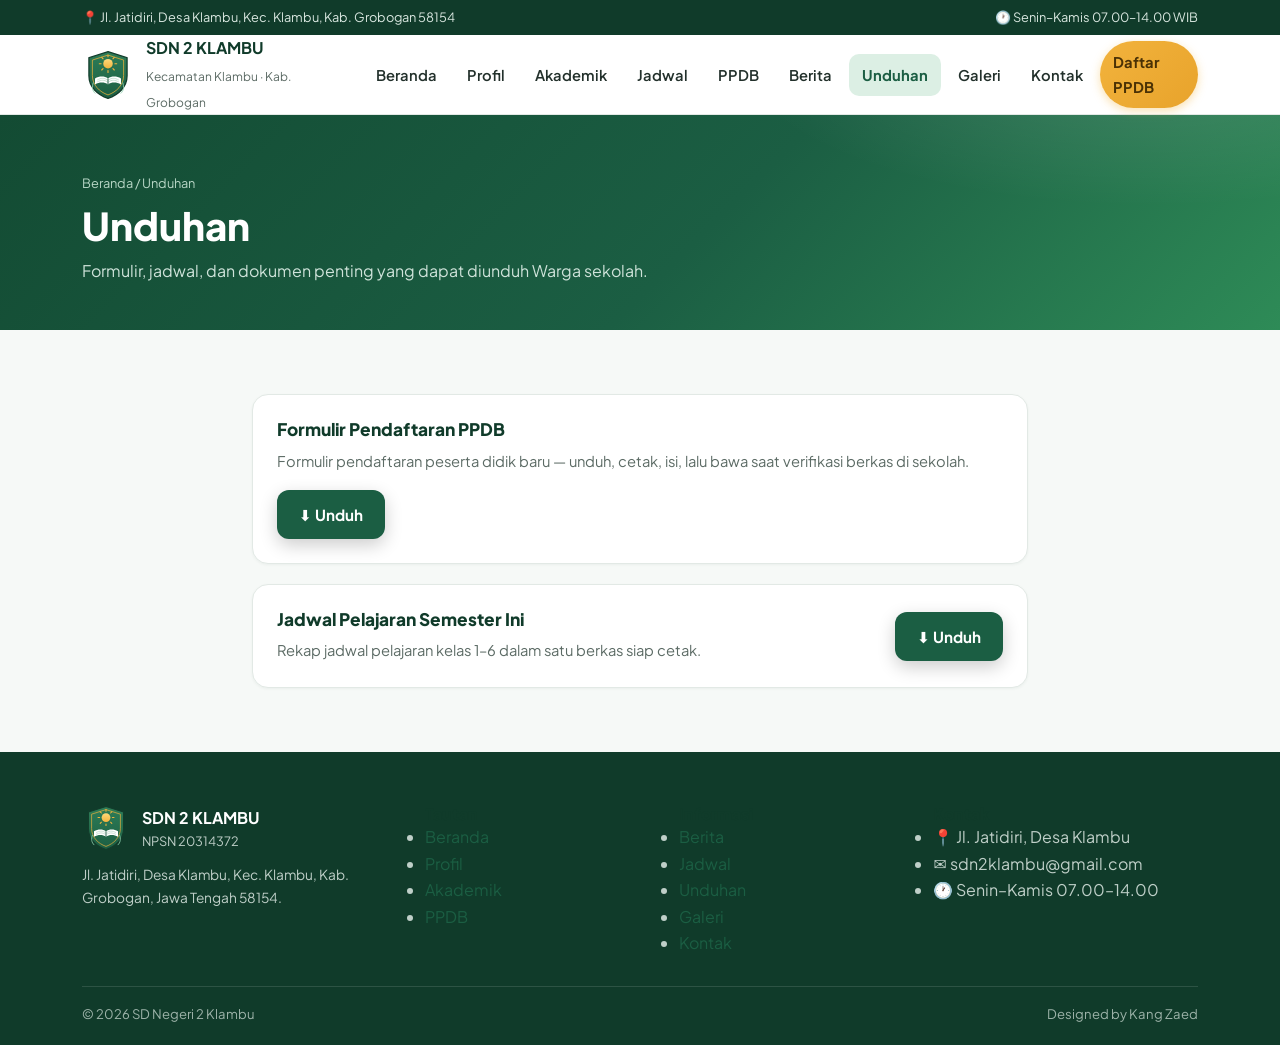
<file: unduhan.html>
<!DOCTYPE html>
<html lang="id">
<head>
<meta charset="UTF-8">
<meta name="viewport" content="width=device-width, initial-scale=1.0">
<title>Unduhan — SDN 2 Klambu</title>
<meta name="description" content="Unduh formulir, jadwal, dan dokumen penting SD Negeri 2 Klambu.">
<link rel="icon" type="image/svg+xml" href="assets/img/logo.svg">
<link rel="preconnect" href="https://fonts.googleapis.com">
<link rel="preconnect" href="https://fonts.gstatic.com" crossorigin>
<link href="https://fonts.googleapis.com/css2?family=Plus+Jakarta+Sans:ital,wght@0,400;0,500;0,600;0,700;0,800;1,400&display=swap" rel="stylesheet">
<link rel="stylesheet" href="css/style.css">
</head>
<body>

<div class="topbar">
  <div class="container">
    <span>📍 Jl. Jatidiri, Desa Klambu, Kec. Klambu, Kab. Grobogan 58154</span>
    <span>🕐 Senin–Kamis 07.00–14.00 WIB</span>
  </div>
</div>

<header class="site">
  <div class="container nav-wrap">
    <a href="index.html" class="brand">
      <img src="assets/img/logo.svg" alt="Logo SDN 2 Klambu" style="width:52px;height:52px">
      <span>
        <strong style="display:block;color:var(--hijau-900)">SDN 2 KLAMBU</strong>
        <span style="font-size:.75rem;color:var(--mute)">Kecamatan Klambu · Kab. Grobogan</span>
      </span>
    </a>
    <nav class="menu" aria-label="Navigasi utama">
      <a href="index.html">Beranda</a>
      <a href="profil.html">Profil</a>
      <a href="akademik.html">Akademik</a>
      <a href="jadwal.html">Jadwal</a>
      <a href="ppdb.html">PPDB</a>
      <a href="berita.html">Berita</a>
      <a href="unduhan.html" class="active">Unduhan</a>
      <a href="galeri.html">Galeri</a>
      <a href="kontak.html">Kontak</a>
      <a href="ppdb.html" class="btn-ppdb">Daftar PPDB</a>
    </nav>
    <button class="burger" aria-label="Buka menu" aria-expanded="false">
      <span></span><span></span><span></span>
    </button>
  </div>
</header>

<section class="pagehead">
  <div class="container">
    <span class="crumbs"><a href="index.html">Beranda</a> / Unduhan</span>
    <h1>Unduhan</h1>
    <p>Formulir, jadwal, dan dokumen penting yang dapat diunduh Warga sekolah.</p>
  </div>
</section>

<section class="block">
  <div class="container" style="max-width:820px">
    <div class="grid" id="unduhan-wrap" data-bind-container="unduhan"></div>
  </div>
</section>

<footer class="site">
  <div class="container">
    <div class="foot-grid">
      <div>
        <div style="display:flex;gap:12px;align-items:center;margin-bottom:12px">
          <img src="assets/img/logo.svg" alt="Logo" style="width:48px;height:48px;border-radius:10px">
          <div>
            <strong style="color:#fff">SDN 2 KLAMBU</strong>
            <div style="font-size:.8rem;color:#BFCFC8">NPSN 20314372</div>
          </div>
        </div>
        <p style="font-size:.86rem;color:#BFCFC8">Jl. Jatidiri, Desa Klambu, Kec. Klambu, Kab. Grobogan, Jawa Tengah 58154.</p>
      </div>
      <div>
        <h4>Tautan</h4>
        <ul>
          <li><a href="index.html">Beranda</a></li>
          <li><a href="profil.html">Profil</a></li>
          <li><a href="akademik.html">Akademik</a></li>
          <li><a href="ppdb.html">PPDB</a></li>
        </ul>
      </div>
      <div>
        <h4>Informasi</h4>
        <ul>
          <li><a href="berita.html">Berita</a></li>
          <li><a href="jadwal.html">Jadwal</a></li>
          <li><a href="unduhan.html">Unduhan</a></li>
          <li><a href="galeri.html">Galeri</a></li>
          <li><a href="kontak.html">Kontak</a></li>
        </ul>
      </div>
      <div>
        <h4>Kontak</h4>
        <ul>
          <li>📍 Jl. Jatidiri, Desa Klambu</li>
          <li>✉ sdn2klambu@gmail.com</li>
          <li>🕐 Senin–Kamis 07.00–14.00</li>
        </ul>
      </div>
    </div>
    <div class="foot-bottom">
      <span>© <span id="year">2025</span> SD Negeri 2 Klambu</span>
      <span>Designed by Kang Zaed</span>
    </div>
  </div>
</footer>

<script src="js/main.js"></script>
<script src="js/konten-publik.js"></script>
</body>
</html>
</file>
<file: css/style.css>
/* ============================================================
   SDN 2 KLAMBU —.stylesheet
   Palet: Hijau Jatidiri | Font: Plus Jakarta Sans
   ============================================================ */
:root{
  --hijau-900:#103B2A;   /* tajuk gelap  */
  --hijau-800:#1B5E43;   /* primer       */
  --hijau-700:#257A54;   /* hover        */
  --hijau-600:#2E8B57;   /* aksen        */
  --hijau-100:#DCEFE4;   /* tint         */
  --hijau-50:#F1F8F3;    /* latar lembut */
  --emas-600:#B4771B;    /* emas gelap (teks di latar terang) */
  --emas-500:#F2B33D;    /* emas utama  */
  --emas-100:#FBF0DC;    /* tint emas   */
  --merah-bendera:#E23B3B;
  --ink:#22302B;
  --mute:#5C6B65;
  --line:#E2E9E5;
  --bg:#F6F9F7;
  --card:#FFFFFF;
  --grad-hero:linear-gradient(135deg,#1B5E43 0%,#2E8B57 55%,#3E9E6C 100%);
  --shadow-sm:0 2px 10px rgba(23,58,43,.08);
  --shadow-md:0 10px 28px rgba(23,58,43,.13);
  --shadow-lg:0 22px 48px rgba(23,58,43,.18);
  --radius:16px;
}

*{margin:0;padding:0;box-sizing:border-box}
html{scroll-behavior:smooth}
body{
  font-family:'Plus Jakarta Sans',system-ui,-apple-system,Segoe UI,Roboto,sans-serif;
  color:var(--ink);background:var(--bg);
  line-height:1.65;font-size:16px;
  -webkit-font-smoothing:antialiased;
}
img{max-width:100%;display:block}
a{color:var(--hijau-800);text-decoration:none}
a:hover{opacity:.92}
h1,h2,h3,h4{line-height:1.25;color:var(--hijau-900);font-weight:800}
.container{max-width:1160px;margin:0 auto;padding:0 22px}

/* ---------- Hero slider (latar belakang penuh) ---------- */
.hero{position:relative;overflow:hidden}
.hs-bg{position:absolute;inset:0;z-index:0}
.hs-bg .hs-track{
  position:absolute;inset:0;display:flex;
  transition:transform .55s cubic-bezier(.4,0,.2,1);
}
.hs-bg .hs-track img{
  width:100%;height:100%;flex:0 0 100%;object-fit:cover;display:block;
}
/* lapis gelap agar teks putih terbaca di atas gambar */
.hs-overlay{
  position:absolute;inset:0;
  background:linear-gradient(120deg,rgba(16,59,42,.88) 0%,rgba(27,94,67,.72) 45%,rgba(27,94,67,.45) 100%);
}
/* konten hero di atas slider */
.hero-inner{position:relative;z-index:2}
.hero .lead{color:#E4EEE9}

/* kontrol slider: tengah bawah */
.hs-controls{
  position:relative;z-index:3;
  display:flex;align-items:center;justify-content:center;gap:14px;
  margin-top:34px;
}
.hs-arrow{
  width:38px;height:38px;border-radius:50%;border:0;cursor:pointer;
  background:rgba(255,255,255,.92);color:var(--hijau-900);
  font-size:1.4rem;line-height:1;font-weight:800;
  display:grid;place-items:center;
  box-shadow:0 4px 12px rgba(0,0,0,.25);
  transition:background .15s,transform .15s;
}
.hs-arrow:hover{background:#fff;transform:scale(1.07)}
.hs-arrow:active{transform:scale(.96)}
.hs-dots{display:flex;gap:8px;align-items:center}
.hs-dot{
  width:11px;height:11px;border-radius:50%;border:0;padding:0;cursor:pointer;
  background:rgba(255,255,255,.5);
  box-shadow:0 1px 4px rgba(0,0,0,.35);
  transition:background .2s,transform .2s;
}
.hs-dot.active{background:var(--emas-500);transform:scale(1.3)}
@media (max-width:560px){
  .hs-controls{margin-top:24px;gap:10px}
  .hs-arrow{width:34px;height:34px;font-size:1.15rem}
  .hs-dot{width:9px;height:9px}
}

/* ---------- Topbar ---------- */
.topbar{
  background:var(--hijau-900);color:#D9E7E0;
  font-size:.8rem;
}
.topbar .container{display:flex;gap:18px;align-items:center;justify-content:space-between;padding-block:7px;flex-wrap:wrap}
.topbar a{color:#BDE3CE;text-decoration:none}
.tb-group{display:flex;gap:18px;flex-wrap:wrap}

/* ---------- Navbar ---------- */
header.site{
  position:sticky;top:0;z-index:60;
  background:rgba(255,255,255,.94);backdrop-filter:blur(10px);
  border-bottom:1px solid var(--line);
}
.nav-wrap{display:flex;align-items:center;justify-content:space-between;gap:16px;min-height:72px}
.brand{display:flex;align-items:center;gap:12px;text-decoration:none;color:var(--ink)}
.brand-badge{
  width:52px;height:52px;border-radius:14px;overflow:hidden;flex:none;
  background:linear-gradient(135deg,#1B5E43,#2E8B57);
  display:grid;place-items:center;color:#fff;font-weight:800;font-size:1.05rem;
  box-shadow:0 4px 12px rgba(23,58,43,.25);
}
.brand-badge img{width:100%;height:100%;object-fit:cover}
.brand-name{font-weight:800;font-size:1.06rem;color:var(--hijau-900);line-height:1.2;letter-spacing:.2px}
.brand-sub{font-size:.72rem;color:var(--mute)}
.menu{display:flex;align-items:center;gap:4px}
.menu a{
  padding:9px 13px;border-radius:10px;color:var(--ink);
  font-size:.92rem;font-weight:600;text-decoration:none;transition:background .15s,color .15s;
}
.menu a:hover{background:var(--hijau-50);color:var(--hijau-800)}
.menu a.active{background:var(--hijau-100);color:var(--hijau-800);font-weight:700}
.btn-ppdb{
  background:linear-gradient(135deg,#F2B33D,#E8A32B);color:#4A3105 !important;font-weight:700 !important;
  box-shadow:0 3px 10px rgba(242,179,61,.4);border-radius:999px !important;
}
.btn-ppdb:hover{filter:brightness(1.05)}
.burger{display:none;background:none;border:0;cursor:pointer;padding:8px}
.burger span{display:block;width:24px;height:2.6px;background:var(--ink);margin:5px 0;border-radius:2px;transition:.25s}
.burger.open span:nth-child(1){transform:translateY(7px) rotate(45deg)}
.burger.open span:nth-child(2){opacity:0}
.burger.open span:nth-child(3){transform:translateY(-7px) rotate(-45deg)}

/* ---------- Hero ---------- */
.hero{
  position:relative;overflow:hidden;
  background:
    radial-gradient(1100px 420px at 85% -10%,rgba(255,255,255,.14),transparent 60%),
    radial-gradient(700px 320px at 10% 110%,rgba(242,179,61,.18),transparent 60%),
    linear-gradient(135deg,#134B33 0%,#1B5E43 45%,#2E8B57 100%);
  color:#fff;padding:64px 0 84px;
}
.hero-grid{display:grid;grid-template-columns:1.15fr .85fr;gap:44px;align-items:center}
.kicker{
  display:inline-flex;align-items:center;gap:8px;
  background:rgba(255,255,255,.12);border:1px solid rgba(255,255,255,.28);
  padding:6px 14px;border-radius:999px;font-size:.78rem;letter-spacing:.4px;text-transform:uppercase;font-weight:600;
}
.hero h1{font-size:clamp(1.9rem,4.2vw,3rem);margin:16px 0 14px;line-height:1.18;color:#fff;font-weight:800}
.hero h1 em{font-style:normal;color:#FFD97A}
.hero .lead{font-size:1.06rem;color:#E4EEE9;max-width:56ch}
.hero-cta{display:flex;gap:12px;margin-top:26px;flex-wrap:wrap}
.btn{
  display:inline-flex;align-items:center;gap:8px;padding:12px 22px;border-radius:12px;
  font-weight:700;font-size:.95rem;border:0;cursor:pointer;transition:transform .15s,box-shadow .15s;
}
.btn:active{transform:scale(.98)}
.btn-primary{background:#fff;color:var(--hijau-800);box-shadow:0 6px 18px rgba(0,0,0,.18)}
.btn-primary:hover{transform:translateY(-2px);box-shadow:0 10px 24px rgba(0,0,0,.22)}
.btn-gold{background:linear-gradient(135deg,#F2B33D,#E8A32B);color:#3A2A05;box-shadow:0 6px 18px rgba(0,0,0,.2)}
.btn-gold:hover{transform:translateY(-2px)}
.btn-outline{border:1.6px solid rgba(255,255,255,.55);color:#fff}
.btn-outline:hover{background:rgba(255,255,255,.12)}
.hero-art{position:relative}
.hero-art img{width:100%;filter:drop-shadow(0 24px 30px rgba(0,0,0,.22))}
.float-chip{
  position:absolute;background:#fff;border-radius:14px;padding:10px 14px;
  box-shadow:0 14px 30px rgba(0,0,0,.2);font-size:.82rem;font-weight:700;color:var(--ink);
  display:flex;gap:8px;align-items:center;animation:bob 4.5s ease-in-out infinite;
}
.float-chip small{display:block;font-weight:600;color:var(--mute);font-size:.72rem}
.chip-1{top:-8px;left:-14px}
.chip-2{bottom:-6px;right:-6px}
@keyframes bob{0%,100%{transform:translateY(0)}50%{transform:translateY(-7px)}}

/* strip statistik */
.stats-band{background:var(--hijau-900);color:#fff}
.stats-grid{display:grid;grid-template-columns:repeat(4,1fr);gap:0}
.stat{
  text-align:center;padding:22px 12px;border-left:1px solid rgba(255,255,255,.12);
}
.stat:first-child{border-left:0}
.stat b{display:block;font-size:1.65rem;color:#FFD97A;font-weight:800}
.stat span{font-size:.8rem;color:#C9D8D1}
.stats-band-dark{background:transparent;border-top:1px solid var(--line);border-bottom:1px solid var(--line)}

/* ---------- Section umum ---------- */
section.block{padding:64px 0}
.section-head{max-width:640px;margin-bottom:36px}
.section-head.center{margin-inline:auto;text-align:center}
.eyebrow{
  display:inline-block;font-size:.74rem;font-weight:800;letter-spacing:1.6px;text-transform:uppercase;
  color:var(--hijau-600);margin-bottom:8px;
}
.section-head h2{font-size:clamp(1.5rem,3vw,2.1rem);margin-bottom:10px;color:var(--hijau-900)}
.section-head p{color:var(--mute);font-size:1rem}

/* ---------- Cards ---------- */
.grid{display:grid;gap:20px}
.grid-2{grid-template-columns:repeat(2,1fr)}
.grid-3{grid-template-columns:repeat(3,1fr)}
.grid-4{grid-template-columns:repeat(4,1fr)}
.card{
  background:#fff;border:1px solid var(--line);border-radius:16px;padding:24px;
  box-shadow:0 1px 3px rgba(23,58,43,.05);transition:transform .2s,box-shadow .2s;
}
.card:hover{transform:translateY(-3px);box-shadow:var(--shadow-md)}
.card h3{font-size:1.08rem;margin-bottom:8px;color:var(--hijau-900)}
.card p{font-size:.92rem;color:var(--mute);line-height:1.7}
.card .ico{
  width:46px;height:46px;border-radius:12px;display:grid;place-items:center;font-size:1.3rem;margin-bottom:14px;
  background:var(--hijau-100);
}
.card .ico.gold{background:#FBF0DC}
.tint{background:var(--hijau-50)}
.tint-deep{background:linear-gradient(135deg,#1B5E43,#2E8B57);color:#fff;border-radius:20px}
.tint-deep h2,.tint-deep h3{color:#fff}
.tint-deep .muted{color:#CFE3DA}

/* ---------- program list ---------- */
.check-list{list-style:none;margin-top:12px}
.check-list li{
  padding-left:26px;position:relative;margin-bottom:10px;color:var(--ink);font-size:.94rem;
}
.check-list li::before{
  content:"✔";position:absolute;left:0;top:0;color:#2E8B57;font-weight:800;
}

/* ---------- footer ---------- */
footer.site{background:var(--hijau-900);color:#BFCFC8;margin-top:0}
.foot-grid{display:grid;grid-template-columns:1.4fr 1fr 1fr 1.2fr;gap:34px;padding:52px 0 30px}
.foot-brand{display:flex;gap:12px;align-items:flex-start;margin-bottom:14px}
.foot-badge{
  width:46px;height:46px;border-radius:12px;background:rgba(255,255,255,.1);
  display:grid;place-items:center;font-weight:800;color:#FFD97A;flex:none;
}
.foot-col h4{color:#fff;font-size:.95rem;margin-bottom:14px;position:relative;padding-bottom:10px}
.foot-col h4::after{content:"";position:absolute;left:0;bottom:0;width:34px;height:3px;border-radius:3px;background:var(--emas-500)}
.foot-col ul{list-style:none}
.foot-col li{margin-bottom:9px}
.foot-col a{color:#BFCFC8;text-decoration:none;font-size:.9rem}
.foot-col a:hover{color:#fff}
.foot-bottom{
  border-top:1px solid rgba(255,255,255,.12);padding:16px 0 20px;display:flex;justify-content:space-between;
  gap:10px;flex-wrap:wrap;font-size:.82rem;color:#9DB3A9;
}
/* ---------- berita ---------- */
.news-card{display:flex;flex-direction:column;background:#fff;border:1px solid var(--line);border-radius:16px;overflow:hidden;transition:transform .2s,box-shadow .2s}
.news-card:hover{transform:translateY(-4px);box-shadow:var(--shadow-md)}
.news-thumb{height:150px;position:relative;overflow:hidden}
.news-thumb img{width:100%;height:100%;object-fit:cover}
.news-date{
  position:absolute;top:12px;left:12px;background:rgba(255,255,255,.94);border-radius:9px;
  padding:6px 11px;font-size:.72rem;font-weight:800;color:var(--hijau-800);text-align:center;line-height:1.25;
}
.news-body{padding:16px 18px 20px}
.news-cat{font-size:.7rem;font-weight:800;letter-spacing:.8px;color:var(--emas-600);text-transform:uppercase}
.news-body h3{font-size:1.02rem;margin:6px 0 8px;line-height:1.4}
.news-body p{font-size:.88rem;color:var(--mute)}
.tag{
  display:inline-block;background:var(--hijau-100);color:var(--hijau-800);font-size:.72rem;font-weight:700;
  padding:3px 10px;border-radius:999px;margin:4px 4px 0 0;
}

/* ---------- jTabel wrap ---------- */
.table-wrap{overflow-x:auto;border:1px solid var(--line);border-radius:14px;background:#fff;-webkit-overflow-scrolling:touch}
table.nice{width:100%;border-collapse:collapse;font-size:.92rem;min-width:560px}
table.nice th{
  background:var(--hijau-800);color:#fff;text-align:left;padding:12px 16px;font-weight:600;font-size:.86rem;white-space:nowrap;
}
table.nice td{padding:12px 16px;border-top:1px solid var(--line);vertical-align:top}
table.nice tr:nth-child(even){background:#FAFBFA}
@media (max-width:560px){
  table.nice{font-size:.86rem;min-width:520px}
  table.nice td,table.nice th{padding:9px 12px}
}

/* ---------- akordeon FAQ ---------- */
.faq{border:1px solid var(--line);border-radius:14px;background:#fff;overflow:hidden}
.faq details{border-bottom:1px solid var(--line)}
.faq details:last-child{border-bottom:0}
.faq summary{
  list-style:none;cursor:pointer;padding:16px 18px;font-weight:700;font-size:.96rem;
  display:flex;justify-content:space-between;align-items:center;gap:12px;
}
.faq summary::-webkit-details-marker{display:none}
.faq summary::after{content:"+";font-size:1.35rem;color:var(--hijau-600);line-height:1;transition:transform .2s}
.faq details[open] summary::after{transform:rotate(45deg)}
.faq .faq-body{padding:0 18px 16px;color:var(--mute);font-size:.93rem}

/* ---------- page head ---------- */
.pagehead{
  background:
    radial-gradient(700px 260px at 90% -30%,rgba(255,255,255,.14),transparent 60%),
    linear-gradient(135deg,#134B33,#1B5E43 55%,#2E8B57);
  color:#fff;padding:54px 0 46px;
}
.pagehead h1{font-size:clamp(1.7rem,3.6vw,2.4rem);color:#fff;margin:6px 0 8px}
.pagehead p{color:#CFE3DA;max-width:64ch}
.crumbs{font-size:.8rem;color:#B8D6C6}
.crumbs a{color:#B8D6C6}

/* ---------- forms ---------- */
.form-card{background:#fff;border:1px solid var(--line);border-radius:16px;padding:26px}
.form-card label,.card label{font-size:.85rem;font-weight:700;display:block;margin:14px 0 6px}
input,select,textarea{
  width:100%;padding:11px 13px;border:1.6px solid #D8DEDB;border-radius:10px;font:inherit;font-size:.94rem;
  transition:border-color .15s,box-shadow .15s;background:#fff;
}
input:focus,select:focus,textarea:focus{
  outline:0;border-color:var(--hijau-600);box-shadow:0 0 0 3px rgba(46,139,87,.15);
}
.btn-submit{
  width:100%;background:var(--hijau-800);color:#fff;border:0;padding:13px;border-radius:11px;
  font-weight:700;font-size:.98rem;cursor:pointer;margin-top:16px;transition:background .15s;
}
.btn-submit:hover{background:var(--hijau-700)}

/* ---------- misc ---------- */
.pill-row{display:flex;gap:10px;flex-wrap:wrap}
.pill{
  background:#fff;border:1px solid var(--line);border-radius:999px;padding:8px 16px;font-size:.86rem;font-weight:600;
  display:inline-flex;gap:8px;align-items:center;
}
.note{
  background:#FFF8E8;border:1px solid #EFDAAC;border-left:4px solid #F2B33D;border-radius:10px;
  padding:13px 16px;font-size:.9rem;color:#5A4A20;
}
.muted{color:var(--mute)}
.center{text-align:center}
.mt0{margin-top:0}
.mt-1{margin-top:8px}
.mt-2{margin-top:16px}
.mt-3{margin-top:24px}
.mt-4{margin-top:40px}
.two-col{display:grid;grid-template-columns:1.6fr 1fr;gap:34px}
.two-col-r{display:grid;grid-template-columns:1fr 1.6fr;gap:34px}
.split{display:grid;grid-template-columns:1.15fr .85fr;gap:34px;align-items:start}
.split-even{display:grid;grid-template-columns:1fr 1.35fr;gap:34px;align-items:center}
@media (max-width:980px){
  .split,.split-even{grid-template-columns:1fr}
  .grid-2[data-responsive-2col]{grid-template-columns:1fr}
}
.avatar-ph{
  width:76px;height:76px;border-radius:50%;background:linear-gradient(135deg,#2E8B57,#1B5E43);
  display:grid;place-items:center;color:#fff;font-weight:800;font-size:1.5rem;flex:none;
}
.timeline{position:relative;padding-left:26px}
.timeline::before{content:"";position:absolute;left:7px;top:6px;bottom:6px;width:2px;background:var(--line)}
.tl-item{position:relative;padding-bottom:20px}
.tl-item::before{
  content:"";position:absolute;left:-31px;top:5px;width:12px;height:12px;border-radius:50%;
  background:#fff;border:3px solid var(--emas-500);
}
.tl-item b{display:block;font-size:.95rem}
.tl-item span{font-size:.85rem;color:var(--mute)}

/* ==================== Responsive ==================== */
/* ============ Tablet (≤ 1024px) & laptop kecil ============ */
@media (max-width: 1024px){
  body{font-size:15.5px}
  .hero-grid{gap:32px}
  .grid-4{grid-template-columns:repeat(2,1fr)}
  .two-col,.two-col-r{grid-template-columns:1fr}
}
@media (max-width: 980px){
  .split,.split-even{grid-template-columns:1fr}
  .grid-2[data-responsive-2col]{grid-template-columns:1fr}
  .hero-grid{grid-template-columns:1fr;gap:30px}
  .hero-art{order:-1;max-width:520px;margin-inline:auto}
  section.block{padding:54px 0}
}
/* ============ Tablet vertikal / HP besar (≤ 840px) ============ */
@media (max-width: 840px){
  header.site{position:static}
  .nav-wrap{min-height:64px}
  .brand img{width:44px !important;height:44px !important}
  .menu{
    display:none;position:absolute;top:100%;left:0;right:0;background:#fff;flex-direction:column;
    padding:14px 18px 18px;gap:4px;border-bottom:1px solid var(--line);box-shadow:0 18px 30px rgba(0,0,0,.12);
    align-items:stretch;
  }
  .menu a{padding:12px}
  .burger{display:inline-flex;flex-direction:column;gap:0}
  .stats-grid{grid-template-columns:repeat(2,1fr)}
  .stat{border-left:0;border-top:1px solid rgba(255,255,255,.12)}
  .stat:nth-child(-n+2){border-top:0}
  .stat b{font-size:1.35rem}
  .grid-3{grid-template-columns:repeat(2,1fr)}
  .foot-grid{grid-template-columns:1fr 1fr}
  .pagehead{padding:44px 0 38px}
  .two-col,.two-col-r{gap:24px}
  /* form grid-2 jadi 1 kolom agar isian nyaman di sentuh */
  .grid-2{gap:12px}
}
/* ============ HP (≤ 560px) ============ */
@media (max-width: 560px){
  :root{--radius:14px}
  .container{padding:0 16px}
  .topbar{font-size:.74rem}
  .topbar .container{gap:6px}
  .grid-2,.grid-3,.grid-4{grid-template-columns:1fr}
  .foot-grid{grid-template-columns:1fr;gap:26px}
  .hero{padding:36px 0 56px}
  .hero h1{font-size:1.62rem}
  .hero .lead{font-size:.98rem}
  .hero-cta .btn{width:100%;justify-content:center}
  .stat b{font-size:1.3rem}
  .section-head h2{font-size:1.34rem}
  .pagehead h1{font-size:1.55rem}
  .btn{padding:12px 18px;font-size:.9rem}
  .card{padding:20px 18px}
  .tint-deep{border-radius:16px}
  .tint-deep[style*="44px"],.tint-deep[style*="38px"]{padding:28px 20px !important}
  .split-even .tint-deep{padding:28px 20px}
  /* tombol simpan admin tetap mudah disentuh */
  .simpan-bar .btn{flex:1;justify-content:center}
  /* WA & admin bar tidak menutupi konten */
  #wa-fab{bottom:12px;right:12px;padding:11px 14px;font-size:.86rem}
  #admin-bar{max-width:calc(100vw - 24px);bottom:60px;left:12px}
}
/* ============ HP sempit (≤ 380px) ============ */
@media (max-width: 380px){
  .hero h1{font-size:1.45rem}
  .brand-name,.brand strong{font-size:.95rem !important}
}

/* ============ Print (cetak bukti PPDB) ============ */
@media print{
  header.site,.topbar,footer.site,.hero-cta,#wa-fab,#admin-bar,.btn{display:none !important}
  body{background:#fff}
}

/* ============ Preferensi aksesibilitas ============ */
@media (prefers-reduced-motion: reduce){
  *{animation-duration:.01ms !important;animation-iteration-count:1 !important;transition-duration:.01ms !important;scroll-behavior:auto !important}
}
:focus-visible{outline:3px solid var(--emas-500);outline-offset:2px;border-radius:6px}
</file>
